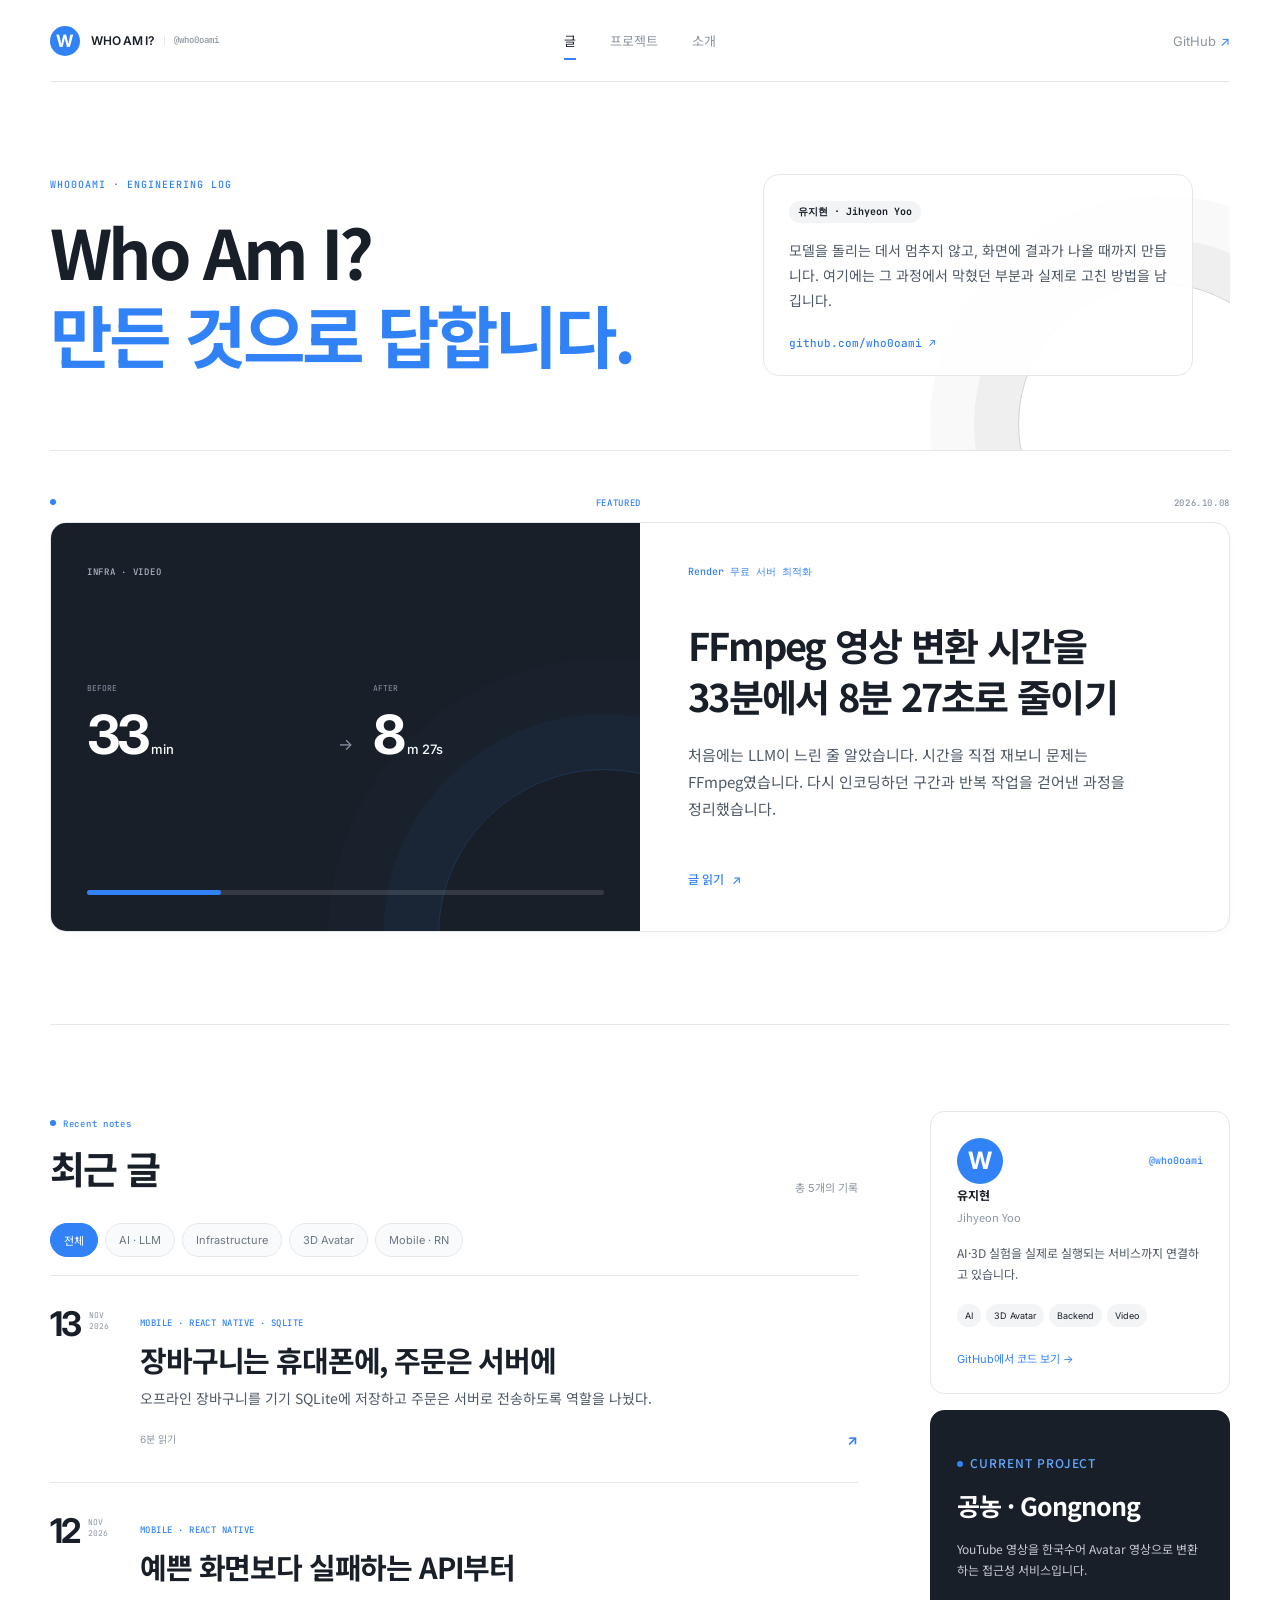
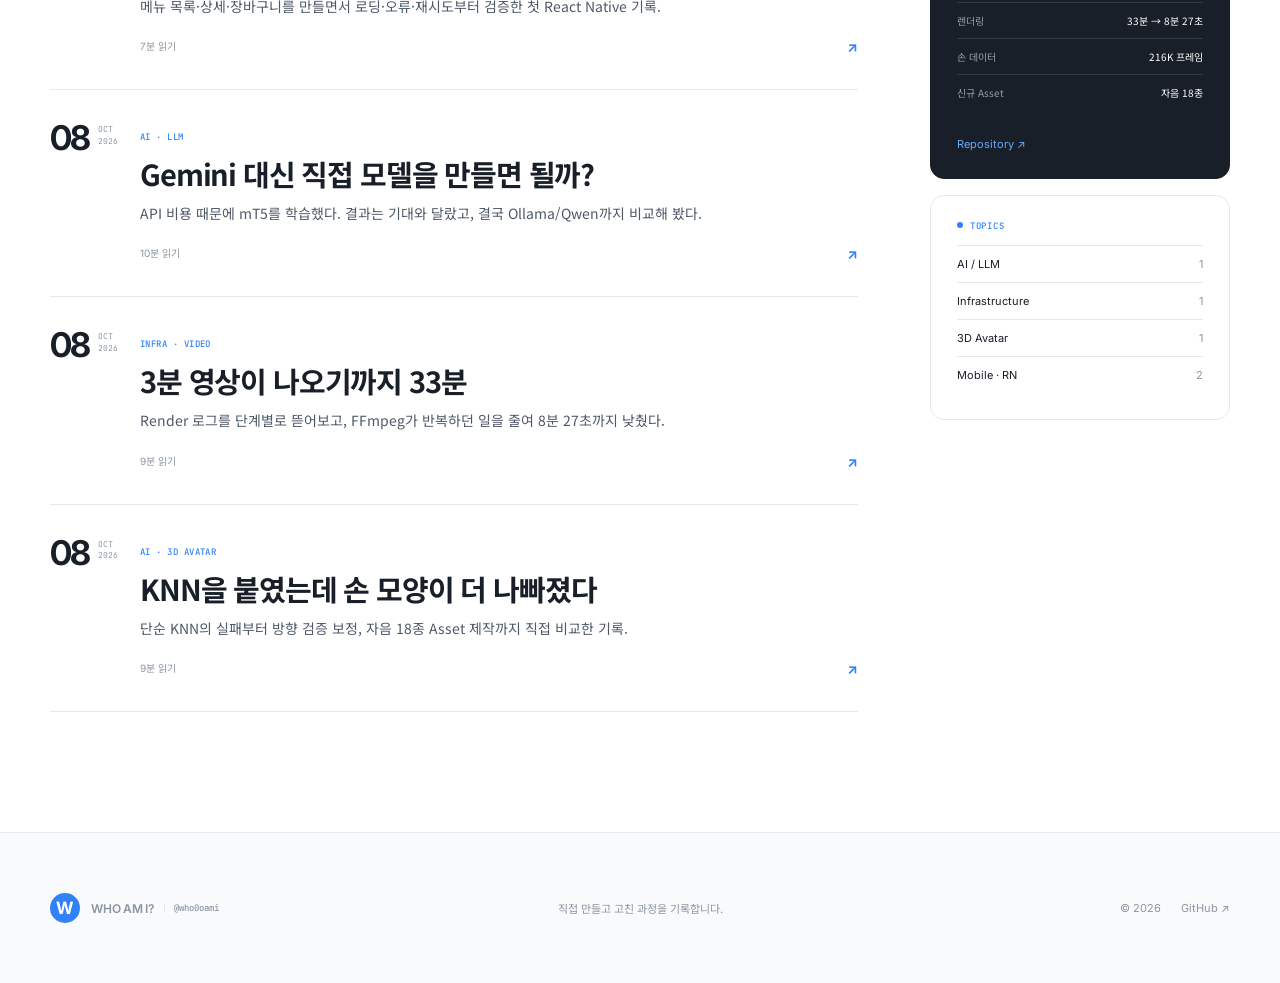
<file: index.html>
<!doctype html>
<html lang="ko">
<head>
  <meta charset="utf-8"><meta name="viewport" content="width=device-width, initial-scale=1">
  <meta name="description" content="유지현의 AI·3D Avatar·Backend 개발 기록.">
  <meta property="og:title" content="Who Am I? — who0oami"><meta property="og:description" content="유지현의 개발 기록. 직접 만들고 고친 과정을 씁니다.">
  <meta name="theme-color" content="#ffffff"><title>Who Am I? — who0oami</title>
  <link rel="preconnect" href="https://fonts.googleapis.com"><link rel="preconnect" href="https://fonts.gstatic.com" crossorigin>
  <link href="https://fonts.googleapis.com/css2?family=DM+Serif+Display&family=Inter:wght@400;500;600;700&family=JetBrains+Mono:wght@400;500&family=Noto+Sans+KR:wght@400;500;600;700&family=Noto+Serif+KR:wght@600;700&display=swap" rel="stylesheet">
  <link rel="stylesheet" href="/styles.css?v=12"><script src="/script.js" defer></script>
</head>
<body class="home-page blog-home">
  <header class="site-header">
    <a class="brand brand-wordmark" href="/"><b>W</b><span>WHO AM I?<small>@who0oami</small></span></a>
    <nav aria-label="Main navigation"><a class="active" href="/">글</a><a href="#project">프로젝트</a><a href="/about.html">소개</a></nav>
    <a class="header-link" href="https://github.com/who0oami" target="_blank" rel="noreferrer">GitHub <span>↗</span></a>
  </header>

  <main>
    <section class="blog-intro shell">
      <div>
        <p class="blog-kicker">WHO0OAMI · ENGINEERING LOG</p>
        <h1>Who Am I?<br><em>만든 것으로 답합니다.</em></h1>
      </div>
      <div class="intro-note"><span>유지현 · Jihyeon Yoo</span><p>모델을 돌리는 데서 멈추지 않고, 화면에 결과가 나올 때까지 만듭니다. 여기에는 그 과정에서 막혔던 부분과 실제로 고친 방법을 남깁니다.</p><a href="https://github.com/who0oami" target="_blank" rel="noreferrer">github.com/who0oami ↗</a></div>
    </section>

    <section class="featured-post shell" aria-labelledby="featured-title">
      <div class="featured-label"><span>Featured</span><time datetime="2026-10-08">2026.10.08</time></div>
      <a class="featured-link" href="/posts/render-ffmpeg.html">
        <div class="featured-visual">
          <span class="visual-category">INFRA · VIDEO</span>
          <div class="speed-compare"><div><small>BEFORE</small><strong>33<em>min</em></strong></div><i>→</i><div><small>AFTER</small><strong>8<em>m 27s</em></strong></div></div>
          <div class="visual-bar"><span></span></div>
        </div>
        <div class="featured-copy">
          <p>Render 무료 서버 최적화</p>
          <h2 id="featured-title">FFmpeg 영상 변환 시간을<br>33분에서 8분 27초로 줄이기</h2>
          <span>처음에는 LLM이 느린 줄 알았습니다. 시간을 직접 재보니 문제는 FFmpeg였습니다. 다시 인코딩하던 구간과 반복 작업을 걷어낸 과정을 정리했습니다.</span>
          <b>글 읽기 <i>↗</i></b>
        </div>
      </a>
    </section>

    <section class="blog-content shell" id="writing">
      <div class="article-column">
        <div class="list-heading"><div><span>Recent notes</span><h2>최근 글</h2></div><p>총 5개의 기록</p></div>
        <div class="filter-row blog-filters" aria-label="글 분류"><button class="filter active" data-filter="all">전체</button><button class="filter" data-filter="ai">AI · LLM</button><button class="filter" data-filter="infra">Infrastructure</button><button class="filter" data-filter="avatar">3D Avatar</button><button class="filter" data-filter="mobile">Mobile · RN</button></div>
        <div class="post-list story-stream">
          <a class="post-card blog-post" data-category="mobile" href="/posts/react-native-sqlite-local-cart-day02.html"><div class="post-date"><strong>13</strong><span>NOV<br>2026</span></div><div class="post-info"><span>MOBILE · REACT NATIVE · SQLITE</span><h3>장바구니는 휴대폰에, 주문은 서버에</h3><p>오프라인 장바구니를 기기 SQLite에 저장하고 주문은 서버로 전송하도록 역할을 나눴다.</p><div><time>6분 읽기</time><b>↗</b></div></div></a>
          <a class="post-card blog-post" data-category="mobile" href="/posts/react-native-cafe-order-devlog.html"><div class="post-date"><strong>12</strong><span>NOV<br>2026</span></div><div class="post-info"><span>MOBILE · REACT NATIVE</span><h3>예쁜 화면보다 실패하는 API부터</h3><p>메뉴 목록·상세·장바구니를 만들면서 로딩·오류·재시도부터 검증한 첫 React Native 기록.</p><div><time>7분 읽기</time><b>↗</b></div></div></a>
          <a class="post-card blog-post" data-category="ai" href="/posts/gemini-to-local-llm.html"><div class="post-date"><strong>08</strong><span>OCT<br>2026</span></div><div class="post-info"><span>AI · LLM</span><h3>Gemini 대신 직접 모델을 만들면 될까?</h3><p>API 비용 때문에 mT5를 학습했다. 결과는 기대와 달랐고, 결국 Ollama/Qwen까지 비교해 봤다.</p><div><time>10분 읽기</time><b>↗</b></div></div></a>
          <a class="post-card blog-post" data-category="infra" href="/posts/render-ffmpeg.html"><div class="post-date"><strong>08</strong><span>OCT<br>2026</span></div><div class="post-info"><span>INFRA · VIDEO</span><h3>3분 영상이 나오기까지 33분</h3><p>Render 로그를 단계별로 뜯어보고, FFmpeg가 반복하던 일을 줄여 8분 27초까지 낮췄다.</p><div><time>9분 읽기</time><b>↗</b></div></div></a>
          <a class="post-card blog-post" data-category="avatar" href="/posts/knn-hand-correction.html"><div class="post-date"><strong>08</strong><span>OCT<br>2026</span></div><div class="post-info"><span>AI · 3D AVATAR</span><h3>KNN을 붙였는데 손 모양이 더 나빠졌다</h3><p>단순 KNN의 실패부터 방향 검증 보정, 자음 18종 Asset 제작까지 직접 비교한 기록.</p><div><time>9분 읽기</time><b>↗</b></div></div></a>
        </div>
      </div>

      <aside class="blog-sidebar">
        <section class="profile-card"><div class="profile-id"><div class="profile-mark">W</div><code>@who0oami</code></div><p class="profile-name">유지현 <span>Jihyeon Yoo</span></p><p>AI·3D 실험을 실제로 실행되는 서비스까지 연결하고 있습니다.</p><div class="profile-tags"><span>AI</span><span>3D Avatar</span><span>Backend</span><span>Video</span></div><a href="https://github.com/who0oami" target="_blank" rel="noreferrer">GitHub에서 코드 보기 →</a></section>
        <section class="project-mini" id="project"><p class="aside-label">CURRENT PROJECT</p><h3>공농 · Gongnong</h3><p>YouTube 영상을 한국수어 Avatar 영상으로 변환하는 접근성 서비스입니다.</p><dl><div><dt>렌더링</dt><dd>33분 → 8분 27초</dd></div><div><dt>손 데이터</dt><dd>216K 프레임</dd></div><div><dt>신규 Asset</dt><dd>자음 18종</dd></div></dl><a href="https://github.com/who0oami/Gongnong" target="_blank" rel="noreferrer">Repository ↗</a></section>
        <section class="topic-card"><p class="aside-label">TOPICS</p><a href="#writing">AI / LLM <span>1</span></a><a href="#writing">Infrastructure <span>1</span></a><a href="#writing">3D Avatar <span>1</span></a><a href="#writing">Mobile · RN <span>2</span></a></section>
      </aside>
    </section>
  </main>

  <footer class="site-footer"><div class="shell"><a class="brand brand-wordmark" href="/"><b>W</b><span>WHO AM I?<small>@who0oami</small></span></a><p>직접 만들고 고친 과정을 기록합니다.</p><div><span>© 2026</span><a href="https://github.com/who0oami">GitHub ↗</a></div></div></footer>
</body>
</html>
</file>
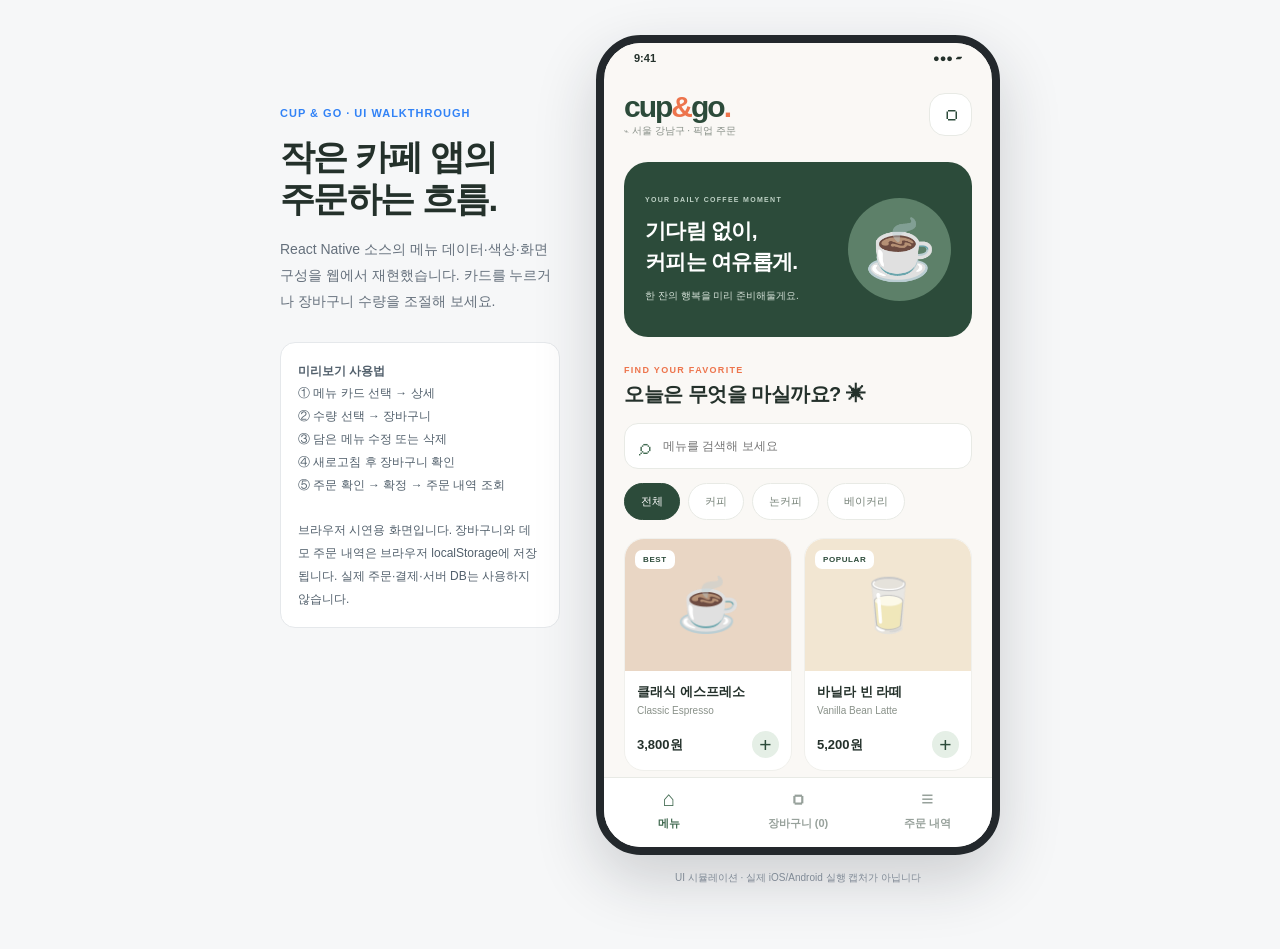
<file: demo/cup-and-go/index.html>
<!doctype html>
<html lang="ko">
<head>
<meta charset="utf-8"><meta name="viewport" content="width=device-width, initial-scale=1">
<title>Cup & Go — 화면 미리보기</title>
<meta name="description" content="Cup & Go React Native 프로젝트의 화면 구성을 브라우저에서 재현한 인터랙티브 미리보기. 실제 앱 빌드/SQLite/서버 주문과는 별개입니다.">
<style>
:root{--bg:#faf8f5;--ink:#24312b;--sub:#899189;--green:#426a51;--deep:#2c4b3a;--mint:#e5efe6;--orange:#ed744c;--line:#e8eae5;--white:#fff}
*{box-sizing:border-box}html,body{margin:0}body{background:#f6f7f8;color:var(--ink);font-family:-apple-system,BlinkMacSystemFont,'Apple SD Gothic Neo','Noto Sans KR',Arial,sans-serif;min-width:320px}
.wrapper{display:flex;gap:36px;align-items:flex-start;justify-content:center;padding:35px 22px 54px;flex-wrap:wrap}.intro{width:280px;padding-top:68px}.intro .label{display:inline-block;color:#3182f6;font-size:11px;font-weight:800;letter-spacing:1px}.intro h1{font-size:35px;line-height:1.2;margin:15px 0 17px;letter-spacing:-1.6px}.intro p{font-size:14px;line-height:1.85;color:#65707c}.intro .tips{font-size:12px;padding:17px;background:#fff;border:1px solid #e5e8eb;border-radius:15px;margin-top:27px;line-height:1.9;color:#52606c}.intro a{color:#3182f6;text-decoration:none;font-weight:700}.legend{color:#8b95a1;font-size:11px;margin:16px 0}
.phone-wrap{width:min(100%,404px);flex-shrink:0}.phone{width:100%;height:820px;display:flex;flex-direction:column;border:8px solid #23282c;border-radius:45px;overflow:hidden;background:var(--bg);box-shadow:0 24px 62px #191f2830;position:relative}.status{height:29px;flex-shrink:0;display:flex;align-items:center;justify-content:space-between;padding:0 30px;font-size:11px;font-weight:800;background:var(--bg)}.screen{flex:1;overflow-y:auto;scrollbar-width:thin}.screen::-webkit-scrollbar{width:3px}.screen::-webkit-scrollbar-thumb{background:#dae2d9}.bottom{height:70px;background:#fff;border-top:1px solid var(--line);display:flex;justify-content:space-around;align-items:center;flex-shrink:0;padding-bottom:8px}.bottom button{border:0;background:none;color:#97a19b;font-size:11px;font-weight:800;cursor:pointer;display:flex;flex-direction:column;gap:5px;align-items:center}.bottom button.active{color:var(--green)}.bottom button .navicon{font-size:21px;font-weight:600}.pad{padding:18px 20px 25px}.row{display:flex;justify-content:space-between;align-items:center}.brand{font-size:30px;letter-spacing:-2px;font-weight:900;color:var(--deep)}.brand em{font-style:normal;color:var(--orange)}.place{color:var(--sub);font-size:10px;margin-top:0}.bag{width:43px;height:43px;border-radius:16px;border:1px solid var(--line);background:white;cursor:pointer;font-size:24px;color:var(--deep);position:relative}.bag span{position:absolute;right:-3px;top:-7px;font-size:10px;background:var(--orange);color:white;padding:3px 6px;border-radius:12px}.hero{background:var(--deep);border-radius:24px;color:#fff;min-height:175px;margin:24px 0 28px;padding:21px;display:flex;align-items:center;justify-content:space-between;overflow:hidden;position:relative}.hero .eyebrow{color:#bfd2c6;font-size:7px;font-weight:800;letter-spacing:1.3px}.hero h2{font-size:21px;margin:13px 0 11px;line-height:1.47;letter-spacing:-.7px}.hero p{color:#d6e2d9;font-size:10px;margin:0}.cup-graphic{background:#5d8069;width:103px;height:103px;flex-shrink:0;border-radius:100%;display:grid;place-items:center;font-size:58px}.eyebrow{color:var(--orange);font-size:9px;font-weight:800;letter-spacing:1.3px}.headline{font-size:20px;margin:6px 0 15px;letter-spacing:-.5px}.searchbox{display:flex;align-items:center;gap:10px;height:46px;border:1px solid var(--line);background:#fff;border-radius:14px;padding:0 14px;margin-bottom:14px}.searchbox span{color:var(--green);font-size:23px}.searchbox input{border:0;outline:0;flex:1;min-width:0;font:inherit;font-size:12px;color:var(--ink)}.chips{display:flex;gap:8px;margin-bottom:18px;overflow-x:auto}.chip{white-space:nowrap;padding:10px 16px;font-size:11px;border:1px solid var(--line);background:#fff;border-radius:20px;color:#778379;cursor:pointer}.chip.on{background:var(--deep);color:#fff;border-color:var(--deep)}.grid{display:grid;grid-template-columns:1fr 1fr;gap:12px}.menu-card{border:1px solid #f0f0ec;border-radius:20px;overflow:hidden;background:#fff;cursor:pointer;text-align:left;padding:0}.tile-art{height:132px;display:grid;place-items:center;position:relative;font-size:52px}.pill{position:absolute;top:11px;left:10px;padding:5px 8px;background:#fff;border-radius:7px;font-size:8px;font-weight:900;letter-spacing:.6px;color:var(--deep)}.tile-copy{padding:12px}.item-name{font-size:13px;font-weight:800}.english{color:var(--sub);font-size:10px;margin-top:4px}.tile-foot{display:flex;justify-content:space-between;align-items:center;margin-top:15px}.price{font-size:13px;font-weight:800}.plus{border-radius:50%;width:27px;height:27px;background:var(--mint);color:var(--deep);display:grid;place-items:center;font-size:20px}.disclaimer{font-size:10px;color:#9da59e;line-height:1.6;text-align:center;margin:23px 0 0}
.detail-head{display:flex;align-items:center;justify-content:space-between;padding:10px 20px 15px}.top-btn{width:38px;height:38px;background:white;border:1px solid var(--line);border-radius:14px;color:var(--deep);font-size:24px;cursor:pointer}.detail-title{font-size:14px;font-weight:800}.detail-visual{height:254px;border-radius:25px;display:grid;place-items:center;position:relative;overflow:hidden;margin-bottom:25px}.detail-visual:before{content:'';position:absolute;width:195px;height:195px;border-radius:50%;background:#ffffff50}.detail-visual .emoji{font-size:108px;position:relative}.detail-art{padding:0 21px}.detail-main{padding:0 22px}.detail-main h1{font-size:26px;margin:11px 0 0;letter-spacing:-1px}.detail-main .en{font-size:13px;color:var(--sub);margin-top:3px}.detail-main .desc{color:#626c64;font-size:13px;line-height:1.85;margin:19px 0}.separator{height:1px;background:var(--line);margin:22px 0}.qrow{display:flex;align-items:center;justify-content:space-between}.qrow strong{font-size:14px}.qrow small{font-size:10px;color:var(--sub);display:block;margin-top:5px}.qty{display:flex;align-items:center;gap:11px}.qty button{height:27px;width:27px;background:#f1f1ed;border:0;border-radius:50%;cursor:pointer;color:var(--deep);font-size:17px}.qty span{font-size:13px;font-weight:800;min-width:12px;text-align:center}.hint{margin:28px 0 15px;padding:18px;border-radius:16px;background:var(--mint);display:flex;gap:12px;color:var(--deep)}.hint .icon{font-size:21px}.hint strong{font-size:12px}.hint p{color:#66816d;font-size:10px;line-height:1.6;margin:5px 0 0}.action-area{border-top:1px solid var(--line);background:#fff;padding:12px 20px}.action{border:0;border-radius:14px;cursor:pointer;width:100%;background:var(--green);color:#fff;padding:17px 16px;font:inherit;font-size:13px;font-weight:800;display:flex;justify-content:space-between;align-items:center}.action span{font-size:13px}.action:hover{background:var(--deep)}.cart-title{font-size:27px;font-weight:900;margin:7px 0}.cart-title span{color:var(--green);font-size:18px}.cart-head{padding:24px 22px}.clear{font-size:11px;color:var(--sub);border:0;background:transparent;text-decoration:underline;cursor:pointer}.cart-pad{padding:3px 20px 22px}.cart-pad h3{font-size:15px}.cartline{display:flex;gap:13px;border:1px solid var(--line);background:#fff;border-radius:20px;padding:11px;margin:12px 0}.cartart{width:87px;height:90px;flex-shrink:0;border-radius:15px;display:grid;place-items:center;font-size:45px}.cartbody{flex:1;min-width:0;display:flex;flex-direction:column;justify-content:space-between}.carttop{display:flex;justify-content:space-between;gap:5px}.carttop strong{font-size:12px}.delete{border:0;background:none;color:var(--sub);cursor:pointer}.cartbottom{display:flex;justify-content:space-between;align-items:center}.receipt{background:#fff;border:1px solid var(--line);border-radius:19px;padding:19px;margin-top:26px}.receipt h3{margin:0 0 22px}.receiptrow{display:flex;justify-content:space-between;font-size:12px;margin-bottom:15px}.receiptrow small{font-size:12px;color:var(--sub)}.total{font-size:18px;font-weight:900;color:var(--deep)}.empty{text-align:center;padding:85px 25px;color:var(--sub)}.empty .circle{height:142px;width:142px;background:var(--mint);border-radius:50%;display:grid;place-items:center;font-size:64px;margin:0 auto 25px}.empty h2{font-size:19px;color:var(--ink)}.empty p{font-size:12px;line-height:1.7}.empty .action{margin-top:30px;justify-content:center}.previewlabel{color:#8b95a1;font-size:10px;text-align:center;margin-top:16px}
@media(max-width:760px){.wrapper{padding:16px 14px 32px;gap:17px}.intro{width:min(100%,404px);padding-top:4px}.intro h1{font-size:24px;margin:7px 0}.intro p{margin:0;font-size:12px}.intro .tips{display:none}.phone{height:730px;border-radius:34px;border-width:6px}.phone-wrap{max-width:404px}.legend{margin:4px 0}}
</style>
<style id="embed-mode-styles">
body.embed{background:#fff;min-width:0}
body.embed .intro{display:none}
body.embed .wrapper{padding:12px 8px 22px;gap:0}
body.embed .phone-wrap{width:min(100%,404px)}
body.embed .phone{height:730px;border-width:7px;border-radius:36px;box-shadow:0 10px 36px #191f2820}
</style>
<style id="cart-persistence-style">
.menu-card{position:relative}.menu-detail{display:block;width:100%;text-align:left;border:0;padding:0;background:#fff;color:inherit;font:inherit;cursor:pointer}.menu-detail .tile-foot{padding-right:32px;min-height:27px}.quick-add{position:absolute;right:12px;bottom:12px;border:0;cursor:pointer;font:inherit;font-size:21px;line-height:1}.quick-add:focus-visible{outline:2px solid var(--green);outline-offset:2px}.storage-notice{padding:10px 16px;color:#984b34;font-size:12px;background:#fff0ec;line-height:1.5}.menu-detail:focus-visible{outline:2px solid var(--green);outline-offset:-3px}
</style>
<style id="order-history-styles">
.screen{min-height:0}.bottom button{flex:1;min-width:0;padding:8px 2px;white-space:nowrap}.success-notice{font-size:12px;line-height:1.6;color:var(--deep);background:var(--mint);padding:12px;border-radius:12px;margin:0 0 16px}.review-note{font-size:12px;line-height:1.7;color:var(--sub)}.secondary-action{width:100%;border:1px solid var(--line);border-radius:14px;background:white;padding:14px;margin-top:16px;color:var(--deep);cursor:pointer;font:inherit;font-size:12px;font-weight:700}.order-card{margin:12px 0}.order-label{font-size:9px;background:var(--mint);padding:6px 8px;border-radius:8px;color:var(--deep);font-weight:800}.order-meta{font-size:10px;color:var(--sub);line-height:1.6}.compact-empty{padding:30px 12px}
</style>
</head>
<body><script>if(new URLSearchParams(location.search).get('embed')==='1')document.body.classList.add('embed');</script>
<div class="wrapper">
  <aside class="intro"><span class="label">CUP &amp; GO · UI WALKTHROUGH</span><h1>작은 카페 앱의<br>주문하는 흐름.</h1><p>React Native 소스의 메뉴 데이터·색상·화면 구성을 웹에서 재현했습니다. 카드를 누르거나 장바구니 수량을 조절해 보세요.</p><div class="tips"><strong>미리보기 사용법</strong><br>① 메뉴 카드 선택 → 상세<br>② 수량 선택 → 장바구니<br>③ 담은 메뉴 수정 또는 삭제<br>④ 새로고침 후 장바구니 확인<br>⑤ 주문 확인 → 확정 → 주문 내역 조회<br><br>브라우저 시연용 화면입니다. 장바구니와 데모 주문 내역은 브라우저 localStorage에 저장됩니다. 실제 주문·결제·서버 DB는 사용하지 않습니다.</div></aside>
  <section class="phone-wrap" aria-label="Cup and Go 화면 미리보기"><div class="phone"><div class="status"><span>9:41</span><span>●●●  ▰</span></div><main id="screen" class="screen"></main><div id="action-area"></div><nav id="bottom" class="bottom" aria-label="화면 전환"></nav></div><p class="previewlabel">UI 시뮬레이션 · 실제 iOS/Android 실행 캡처가 아닙니다</p></section>
</div>
<script id="menu-data" type="application/json">[{"id": "espresso", "name": "클래식 에스프레소", "englishName": "Classic Espresso", "category": "coffee", "description": "깊고 진한 초콜릿 향과 고소한 여운이 남는 시그니처 에스프레소.", "price": 3800, "emoji": "☕", "background": "#E9D6C4", "badge": "BEST"}, {"id": "latte", "name": "바닐라 빈 라떼", "englishName": "Vanilla Bean Latte", "category": "coffee", "description": "마다가스카르 바닐라와 부드러운 우유가 어우러진 달콤한 라떼.", "price": 5200, "emoji": "🥛", "background": "#F2E6D2", "badge": "POPULAR"}, {"id": "americano", "name": "아이스 아메리카노", "englishName": "Iced Americano", "category": "coffee", "description": "산뜻한 산미와 균형 잡힌 바디감, 매일 마시기 좋은 커피.", "price": 4200, "emoji": "🧊", "background": "#DCE6EA", "badge": null}, {"id": "matcha", "name": "제주 말차 라떼", "englishName": "Jeju Matcha Latte", "category": "noncoffee", "description": "진한 제주 말차와 고소한 우유의 깔끔한 조화.", "price": 5800, "emoji": "🍵", "background": "#DBE8D6", "badge": "NEW"}, {"id": "lemonade", "name": "레몬 스파클링", "englishName": "Lemon Sparkling", "category": "noncoffee", "description": "생레몬의 상큼함을 톡톡 터지는 탄산에 담았어요.", "price": 5500, "emoji": "🍋", "background": "#F5E8B9", "badge": null}, {"id": "croissant", "name": "버터 크루아상", "englishName": "Butter Croissant", "category": "bakery", "description": "겹겹이 결이 살아 있는 프랑스산 버터 크루아상.", "price": 3900, "emoji": "🥐", "background": "#F0DEC7", "badge": "BEST"}, {"id": "cookie", "name": "초코칩 쿠키", "englishName": "Chocolate Chip Cookie", "category": "bakery", "description": "진한 다크초콜릿과 브라운 버터를 넣은 꾸덕한 쿠키.", "price": 3200, "emoji": "🍪", "background": "#EAD6C4", "badge": null}]</script>
<script>
const menu=JSON.parse(document.getElementById('menu-data').textContent);
const byId=Object.fromEntries(menu.map(i=>[i.id,i]));
const query=new URLSearchParams(location.search);
const startScreen=query.get('screen');
const CART_KEY='cup-and-go-preview-cart-v1';
let storageError=false;
function normalizeCart(value){
  if(!value || typeof value!=='object' || Array.isArray(value))return {};
  return Object.fromEntries(Object.entries(value).filter(([id,n])=>Object.hasOwn(byId,id)&&Number.isInteger(n)&&n>=1&&n<=20));
}
function readCart(){
  try {
    const raw=localStorage.getItem(CART_KEY);
    storageError=false;
    return raw===null?{}:normalizeCart(JSON.parse(raw));
  } catch(error) {
    storageError=true;
    return {};
  }
}
const ORDER_KEY='cup-and-go-preview-orders-v1';
function readOrders(){
  try {
    const data=JSON.parse(localStorage.getItem(ORDER_KEY)||'[]');
    return Array.isArray(data)?data.filter(o=>o&&typeof o.id==='string'&&typeof o.createdAt==='string'&&Array.isArray(o.items)&&o.items.length&&o.items.every(i=>i&&typeof i.name==='string'&&Number.isInteger(i.price)&&i.price>=0&&Number.isInteger(i.quantity)&&i.quantity>0&&i.quantity<=20)).slice(0,30):[];
  } catch(e){storageError=true;return [];}
}
const state={view:['cart','detail','orders'].includes(startScreen)?startScreen:'menu',filter:'all',search:'',detailId:'latte',quantity:1,cart:readCart(),orders:readOrders(),notice:'',orderError:'',placed:false};
function snapshot(){return Object.entries(state.cart).map(([id,quantity])=>({id,name:byId[id].name,price:byId[id].price,quantity}));}
function submitDemoOrder(){
  if(!count())return;
  const order={id:'DEMO-'+Date.now().toString(36).toUpperCase(),createdAt:new Date().toISOString(),items:snapshot()};
  const next=[order,...readOrders()].slice(0,30);
  try{localStorage.setItem(ORDER_KEY,JSON.stringify(next));}catch(e){state.orderError='주문 내역 저장에 실패했어요. 장바구니는 유지됩니다.';render();return;}
  state.orders=next;
  clearCart();
  state.orderError='';
  state.notice='데모 주문 완료. 아래에서 주문 내역을 확인할 수 있어요.';
  go('orders');
}
function saveCart(){
  try {localStorage.setItem(CART_KEY,JSON.stringify(state.cart));storageError=false;}
  catch(error){storageError=true;}
}
function addItem(id,n=1){
  if(!Object.hasOwn(byId,id)||!Number.isInteger(n)||n<1)return;
  state.cart[id]=Math.min(20,(state.cart[id]||0)+n);
  state.placed=false;
  state.notice=byId[id].name+'을(를) 장바구니에 담았어요.';
  saveCart();
}
function changeItem(id,n){
  state.notice='';
  if(!Object.hasOwn(state.cart,id)||!Number.isInteger(n))return;
  const next=Math.max(0,Math.min(20,state.cart[id]+n));
  if(next===0)delete state.cart[id];else state.cart[id]=next;
  saveCart();
}
function removeItem(id){state.notice='';delete state.cart[id];saveCart();}
function clearCart(){state.notice='';state.cart={};saveCart();}
const screen=document.getElementById('screen'), bottom=document.getElementById('bottom'), actionArea=document.getElementById('action-area');
const money=n=>new Intl.NumberFormat('ko-KR').format(n)+'원';
const esc=v=>String(v).replace(/[&<>"']/g,c=>({'&':'&amp;','<':'&lt;','>':'&gt;','"':'&quot;',"'":'&#39;'}[c]));
const count=()=>Object.values(state.cart).reduce((sum,n)=>sum+n,0);
const total=()=>Object.entries(state.cart).reduce((sum,[id,n])=>sum+(byId[id]?.price||0)*n,0);
const qty=(value,type,id)=>`<div class="qty"><button type="button" data-action="${type}" data-id="${id}" data-n="-1" aria-label="수량 감소">−</button><span>${value}</span><button type="button" data-action="${type}" data-id="${id}" data-n="1" aria-label="수량 증가">+</button></div>`;
function navigation(){return `<button data-action="go-menu" class="${state.view==='menu'?'active':''}"><span class="navicon">⌂</span>메뉴</button><button data-action="go-cart" class="${['cart','review'].includes(state.view)?'active':''}"><span class="navicon">▢</span>장바구니 (${count()})</button><button data-action="go-orders" class="${state.view==='orders'?'active':''}"><span class="navicon">≡</span>주문 내역</button>`}
function menuPage(){const filtered=menu.filter(i=>(state.filter==='all'||i.category===state.filter)&&(i.name+' '+i.englishName).toLowerCase().includes(state.search.toLowerCase()));return `<div class="pad"><div class="row"><div><div class="brand">cup<em>&amp;</em>go<em>.</em></div><div class="place">⌁ 서울 강남구 · 픽업 주문</div></div><button class="bag" data-action="go-cart" aria-label="장바구니 열기">▢${count()?'<span>'+count()+'</span>':''}</button></div><div class="hero"><div><div class="eyebrow">YOUR DAILY COFFEE MOMENT</div><h2>기다림 없이,<br>커피는 여유롭게.</h2><p>한 잔의 행복을 미리 준비해둘게요.</p></div><div class="cup-graphic">☕</div></div><div class="eyebrow">FIND YOUR FAVORITE</div><h2 class="headline">오늘은 무엇을 마실까요? ✳</h2><label class="searchbox"><span>⌕</span><input id="search" placeholder="메뉴를 검색해 보세요" aria-label="메뉴 검색" value="${esc(state.search)}"></label><div class="chips">${[['all','전체'],['coffee','커피'],['noncoffee','논커피'],['bakery','베이커리']].map(([v,label])=>`<button data-action="filter" data-id="${v}" class="chip ${state.filter===v?'on':''}">${label}</button>`).join('')}</div><div class="grid">${filtered.map(item=>`<div class="menu-card"><button class="menu-detail" data-action="detail" data-id="${item.id}"><div class="tile-art" style="background:${item.background}">${item.badge?'<span class="pill">'+esc(item.badge)+'</span>':''}<span>${esc(item.emoji)}</span></div><div class="tile-copy"><div class="item-name">${esc(item.name)}</div><div class="english">${esc(item.englishName)}</div><div class="tile-foot"><span class="price">${money(item.price)}</span></div></div></button><button type="button" class="plus quick-add" data-action="quick-add" data-id="${item.id}" aria-label="${esc(item.name)} 장바구니에 바로 담기">+</button></div>`).join('')||'<p>검색 결과가 없어요.</p>'}</div><p class="disclaimer">학습용 화면 미리보기 · 실제 주문 및 결제는 진행되지 않아요.</p></div>`}
function detailPage(){const i=byId[state.detailId]||menu[0];return `<div class="detail-head"><button class="top-btn" data-action="go-menu" aria-label="뒤로">‹</button><span class="detail-title">메뉴 상세</span><button class="top-btn" data-action="go-cart" aria-label="장바구니">▢</button></div><div class="detail-art"><div class="detail-visual" style="background:${i.background}">${i.badge?'<span class="pill">'+esc(i.badge)+'</span>':''}<span class="emoji">${esc(i.emoji)}</span></div></div><div class="detail-main"><div class="eyebrow">MADE WITH CARE, JUST FOR YOU</div><h1>${esc(i.name)}</h1><div class="en">${esc(i.englishName)}</div><p class="desc">${esc(i.description)}</p><div class="separator"></div><div class="qrow"><div><strong>수량 선택</strong><small>한 번에 최대 20개까지 담을 수 있어요.</small></div>${qty(state.quantity,'detail-qty',i.id)}</div><div class="hint"><span class="icon">✳</span><div><strong>픽업 주문 연습</strong><p>실제 결제는 진행되지 않는 포트폴리오 데모입니다.</p></div></div></div>`}
function cartPage(){const rows=Object.entries(state.cart).filter(([,n])=>n>0);return `<div class="cart-head row"><div><div class="eyebrow">YOUR ORDER</div><h1 class="cart-title">장바구니 <span>(${count()})</span></h1></div>${rows.length?'<button class="clear" data-action="clear">전체 비우기</button>':''}</div>${!rows.length?`<div class="empty"><div class="circle">🛍️</div><h2>아직 담긴 메뉴가 없어요</h2><p>메뉴를 골라 담아보세요. 완료한 주문은 하단 주문 내역에서 확인할 수 있어요.</p><button class="action" data-action="go-menu">메뉴 보러 가기 →</button></div>`:`<div class="cart-pad">${state.notice?`<p class="success-notice" role="status">${esc(state.notice)}</p>`:''}<h3>담은 메뉴</h3>${rows.map(([id,n])=>{const i=byId[id];return `<div class="cartline"><div class="cartart" style="background:${i.background}">${esc(i.emoji)}</div><div class="cartbody"><div><div class="carttop"><strong>${esc(i.name)}</strong><button class="delete" data-action="remove" data-id="${id}" aria-label="${esc(i.name)} 삭제">✕</button></div><div class="english">${esc(i.englishName)}</div></div><div class="cartbottom"><strong class="price">${money(i.price*n)}</strong>${qty(n,'cart-qty',id)}</div></div></div>`}).join('')}<div class="receipt"><h3>주문 요약</h3><div class="receiptrow"><small>상품 금액</small><strong>${money(total())}</strong></div><div class="receiptrow"><small>픽업 수수료</small><strong style="color:var(--green)">무료</strong></div><div class="separator"></div><div class="receiptrow"><strong>총 금액</strong><strong class="total">${money(total())}</strong></div></div><p class="disclaimer">이 웹 미리보기는 브라우저 localStorage에 장바구니를 저장합니다. 실제 앱의 SQLite 및 주문 서버와는 별개입니다.</p></div>`}`}
function itemRows(items){return items.map(i=>`<div class="receiptrow"><span>${esc(i.name)} × ${i.quantity}</span><strong>${money(i.price*i.quantity)}</strong></div>`).join('');}
function orderTotal(o){return o.items.reduce((n,i)=>n+i.price*i.quantity,0);}
function reviewPage(){return `<div class="cart-head"><div class="eyebrow">CONFIRM ORDER</div><h1 class="cart-title">주문 확인</h1><p class="review-note">아직 주문이 등록되지 않았어요. 상품과 금액을 확인해 주세요.</p></div><div class="cart-pad">${state.orderError?`<p role="alert" class="storage-notice">${esc(state.orderError)}</p>`:''}<div class="receipt"><h3>주문할 메뉴</h3>${itemRows(snapshot())}<div class="separator"></div><div class="receiptrow"><strong>총 금액</strong><strong class="total">${money(total())}</strong></div></div><button class="secondary-action" data-action="go-cart">장바구니 다시 수정하기</button><p class="disclaimer">데모 주문입니다. 실제 결제나 매장 전송은 없습니다.</p></div>`;}
function ordersPage(){return `<div class="cart-head"><div class="eyebrow">ORDER HISTORY</div><h1 class="cart-title">주문 내역 <span>(${state.orders.length})</span></h1></div><div class="cart-pad">${state.notice?`<p class="success-notice" role="status">${esc(state.notice)}</p>`:''}${state.orders.length?state.orders.map(o=>`<div class="receipt order-card"><div class="row"><strong>데모 주문 완료</strong><span class="order-label">DEMO</span></div><p class="order-meta">${esc(o.id)} · ${esc(new Date(o.createdAt).toLocaleString('ko-KR'))}</p><div class="separator"></div>${itemRows(o.items)}<div class="separator"></div><div class="receiptrow"><strong>주문 금액</strong><strong class="total">${money(orderTotal(o))}</strong></div></div>`).join(''):'<div class="empty compact-empty"><div class="circle">🧾</div><h2>아직 주문 내역이 없어요</h2><p>장바구니에 담은 메뉴를 주문해 보세요.</p></div>'}<button class="secondary-action" data-action="go-menu">메뉴 더 보러 가기 →</button><p class="disclaimer">이 브라우저에 저장된 데모 기록입니다. 실제 서버 주문 및 결제 내역은 아닙니다.</p></div>`;}
function render(){screen.innerHTML=(storageError?'<div class="storage-notice" role="status">브라우저 저장소를 사용할 수 없어요. 새로고침하면 장바구니가 사라질 수 있어요.</div>':'')+(state.view==='detail'?detailPage():state.view==='cart'?cartPage():state.view==='review'?reviewPage():state.view==='orders'?ordersPage():menuPage());actionArea.className='';actionArea.innerHTML=state.view==='detail'?`<div class="action-area"><button class="action" data-action="add">장바구니에 담기 → <span>${money((byId[state.detailId]||menu[0]).price*state.quantity)}</span></button></div>`:state.view==='cart'&&count()?`<div class="action-area"><button class="action" data-action="checkout">주문 확인하기 → <span>${money(total())}</span></button></div>`:state.view==='review'&&count()?`<div class="action-area"><button class="action" data-action="confirm-order">데모 주문 확정 → <span>${money(total())}</span></button></div>`:'';bottom.innerHTML=navigation()}
function go(view){state.view=view;screen.scrollTop=0;render()}
document.addEventListener('click',event=>{const b=event.target.closest('[data-action]');if(!b)return;const action=b.dataset.action,id=b.dataset.id,n=Number(b.dataset.n);switch(action){case'go-menu':go('menu');break;case'go-cart':state.notice='';go('cart');break;case'go-orders':state.orders=readOrders();state.notice='';go('orders');break;case'filter':state.filter=id;render();break;case'detail':state.detailId=id;state.quantity=1;go('detail');break;case'detail-qty':state.quantity=Math.max(1,Math.min(20,state.quantity+n));render();break;case'cart-qty':changeItem(id,n);render();break;case'remove':removeItem(id);render();break;case'clear':clearCart();state.placed=false;render();break;case'quick-add':addItem(id);go('cart');break;case'add':addItem(state.detailId,state.quantity);go('cart');break;case'checkout':if(count()){state.notice='';state.orderError='';go('review')}break;case'confirm-order':submitDemoOrder();break}});
document.addEventListener('input',event=>{if(event.target.id==='search'){const value=event.target.value,sel=event.target.selectionStart;state.search=value;render();const target=document.getElementById('search');if(target){target.focus();target.setSelectionRange(sel,sel)}}});
window.addEventListener('storage',event=>{
  if(event.key===CART_KEY||event.key===null){
    state.cart=readCart();
    state.placed=false;
    state.notice='';
    if(state.view==='review'&&!count())state.view='cart';
    render();
  }
  if(event.key===ORDER_KEY||event.key===null){state.orders=readOrders();render();}
});
render();
</script>
</body></html>
</file>
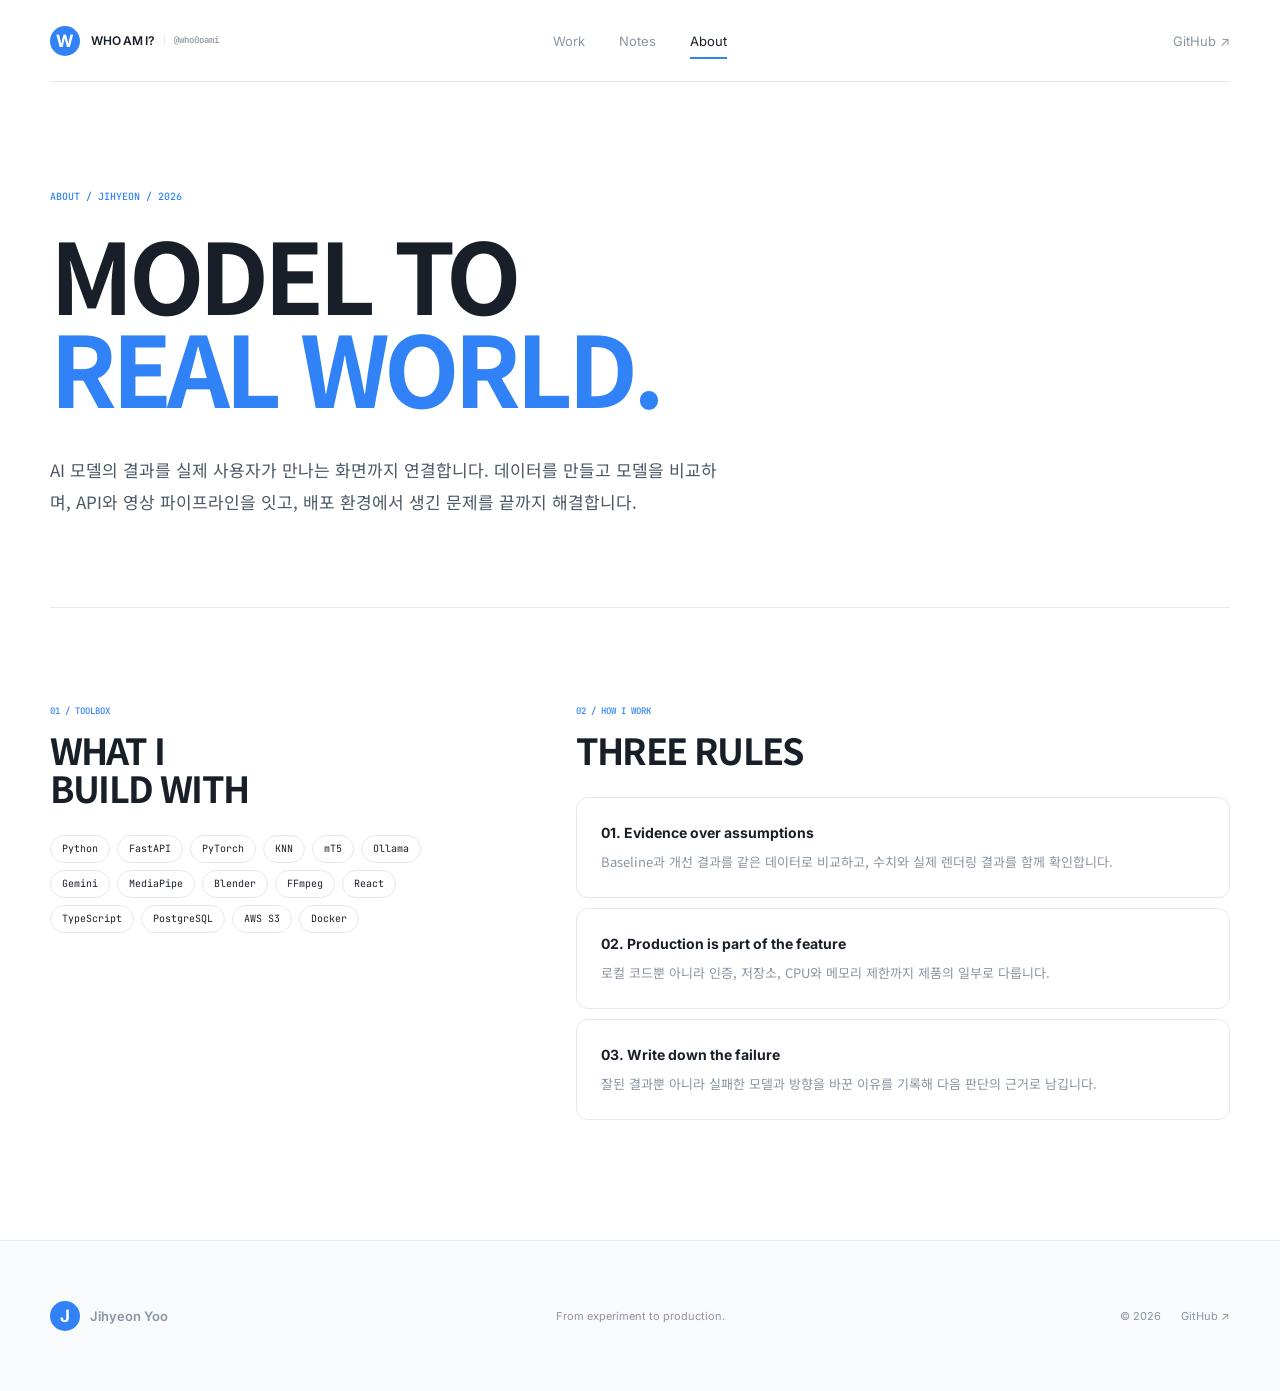
<file: about.html>
<!doctype html>
<html lang="ko">
<head>
  <meta charset="utf-8">
  <meta name="viewport" content="width=device-width, initial-scale=1">
  <meta name="description" content="About Jihyeon — AI, 3D avatar, backend, and production engineering.">
  <title>About Jihyeon — Who Am I?</title>
  <link rel="preconnect" href="https://fonts.googleapis.com">
  <link rel="preconnect" href="https://fonts.gstatic.com" crossorigin>
  <link href="https://fonts.googleapis.com/css2?family=DM+Serif+Display&family=Inter:wght@400;500;600;700&family=JetBrains+Mono:wght@400;500&family=Noto+Sans+KR:wght@400;500;600;700&family=Noto+Serif+KR:wght@600;700&display=swap" rel="stylesheet">
  <link rel="stylesheet" href="/styles.css?v=12">
</head>
<body class="about-page">
  <header class="site-header">
    <a class="brand brand-wordmark" href="/"><b>W</b><span>WHO AM I?<small>@who0oami</small></span></a>
    <nav aria-label="Primary navigation"><a href="/">Work</a><a href="/#writing">Notes</a><a class="active" href="/about.html">About</a></nav>
    <a class="header-link" href="https://github.com/who0oami" target="_blank" rel="noreferrer">GitHub ↗</a>
  </header>
  <main>
    <section class="about-hero shell">
      <p class="eyebrow">ABOUT / JIHYEON / 2026</p>
      <h1>MODEL TO<br><span>REAL WORLD.</span></h1>
      <p>AI 모델의 결과를 실제 사용자가 만나는 화면까지 연결합니다. 데이터를 만들고 모델을 비교하며, API와 영상 파이프라인을 잇고, 배포 환경에서 생긴 문제를 끝까지 해결합니다.</p>
    </section>
    <section class="about-grid shell">
      <div>
        <p class="section-kicker">01 / TOOLBOX</p>
        <h2>WHAT I<br>BUILD WITH</h2>
        <div class="skill-cloud"><span>Python</span><span>FastAPI</span><span>PyTorch</span><span>KNN</span><span>mT5</span><span>Ollama</span><span>Gemini</span><span>MediaPipe</span><span>Blender</span><span>FFmpeg</span><span>React</span><span>TypeScript</span><span>PostgreSQL</span><span>AWS S3</span><span>Docker</span></div>
      </div>
      <div>
        <p class="section-kicker">02 / HOW I WORK</p>
        <h2>THREE RULES</h2>
        <div class="focus-list">
          <div class="focus-item"><strong>01. Evidence over assumptions</strong><p>Baseline과 개선 결과를 같은 데이터로 비교하고, 수치와 실제 렌더링 결과를 함께 확인합니다.</p></div>
          <div class="focus-item"><strong>02. Production is part of the feature</strong><p>로컬 코드뿐 아니라 인증, 저장소, CPU와 메모리 제한까지 제품의 일부로 다룹니다.</p></div>
          <div class="focus-item"><strong>03. Write down the failure</strong><p>잘된 결과뿐 아니라 실패한 모델과 방향을 바꾼 이유를 기록해 다음 판단의 근거로 남깁니다.</p></div>
        </div>
      </div>
    </section>
  </main>
  <footer class="site-footer"><div class="shell"><a class="brand" href="/"><b>J</b><span>Jihyeon Yoo</span></a><p>From experiment to production.</p><div><span>© 2026</span><a href="https://github.com/who0oami">GitHub ↗</a></div></div></footer>
</body>
</html>
</file>
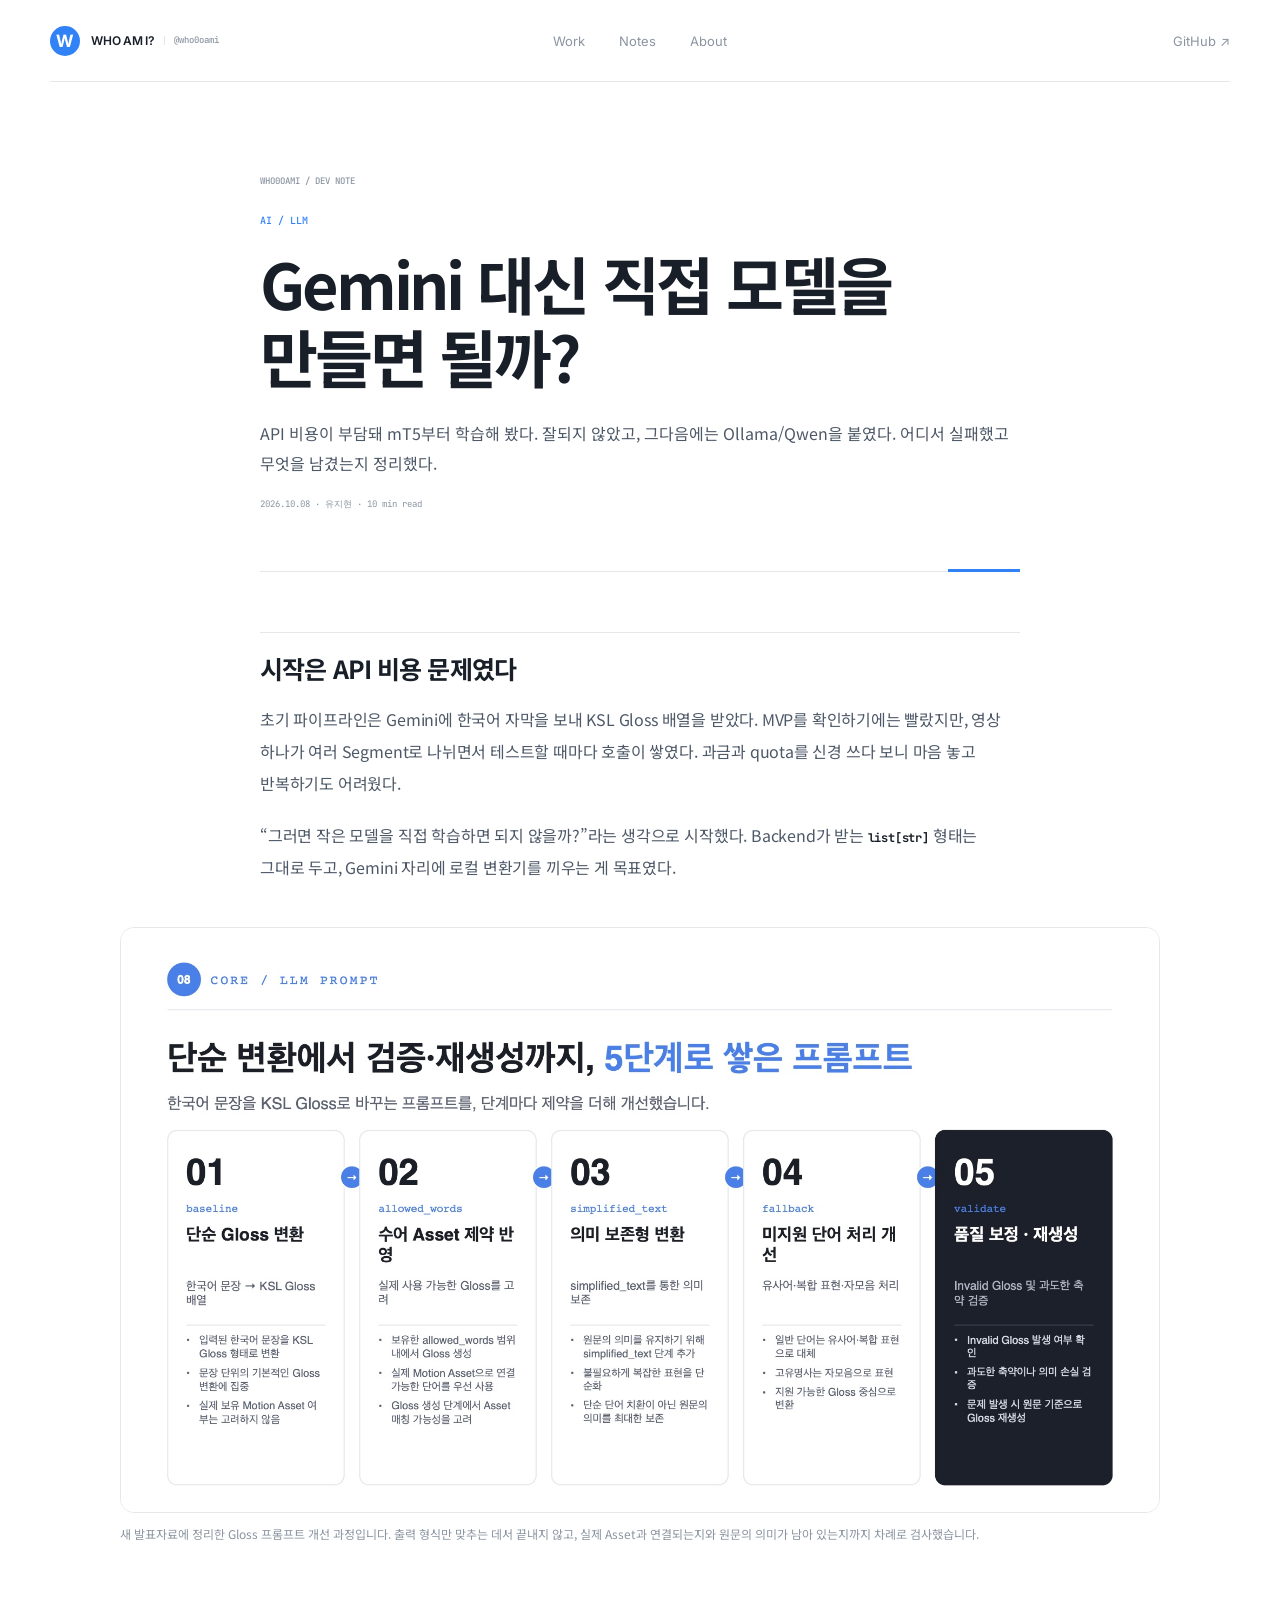
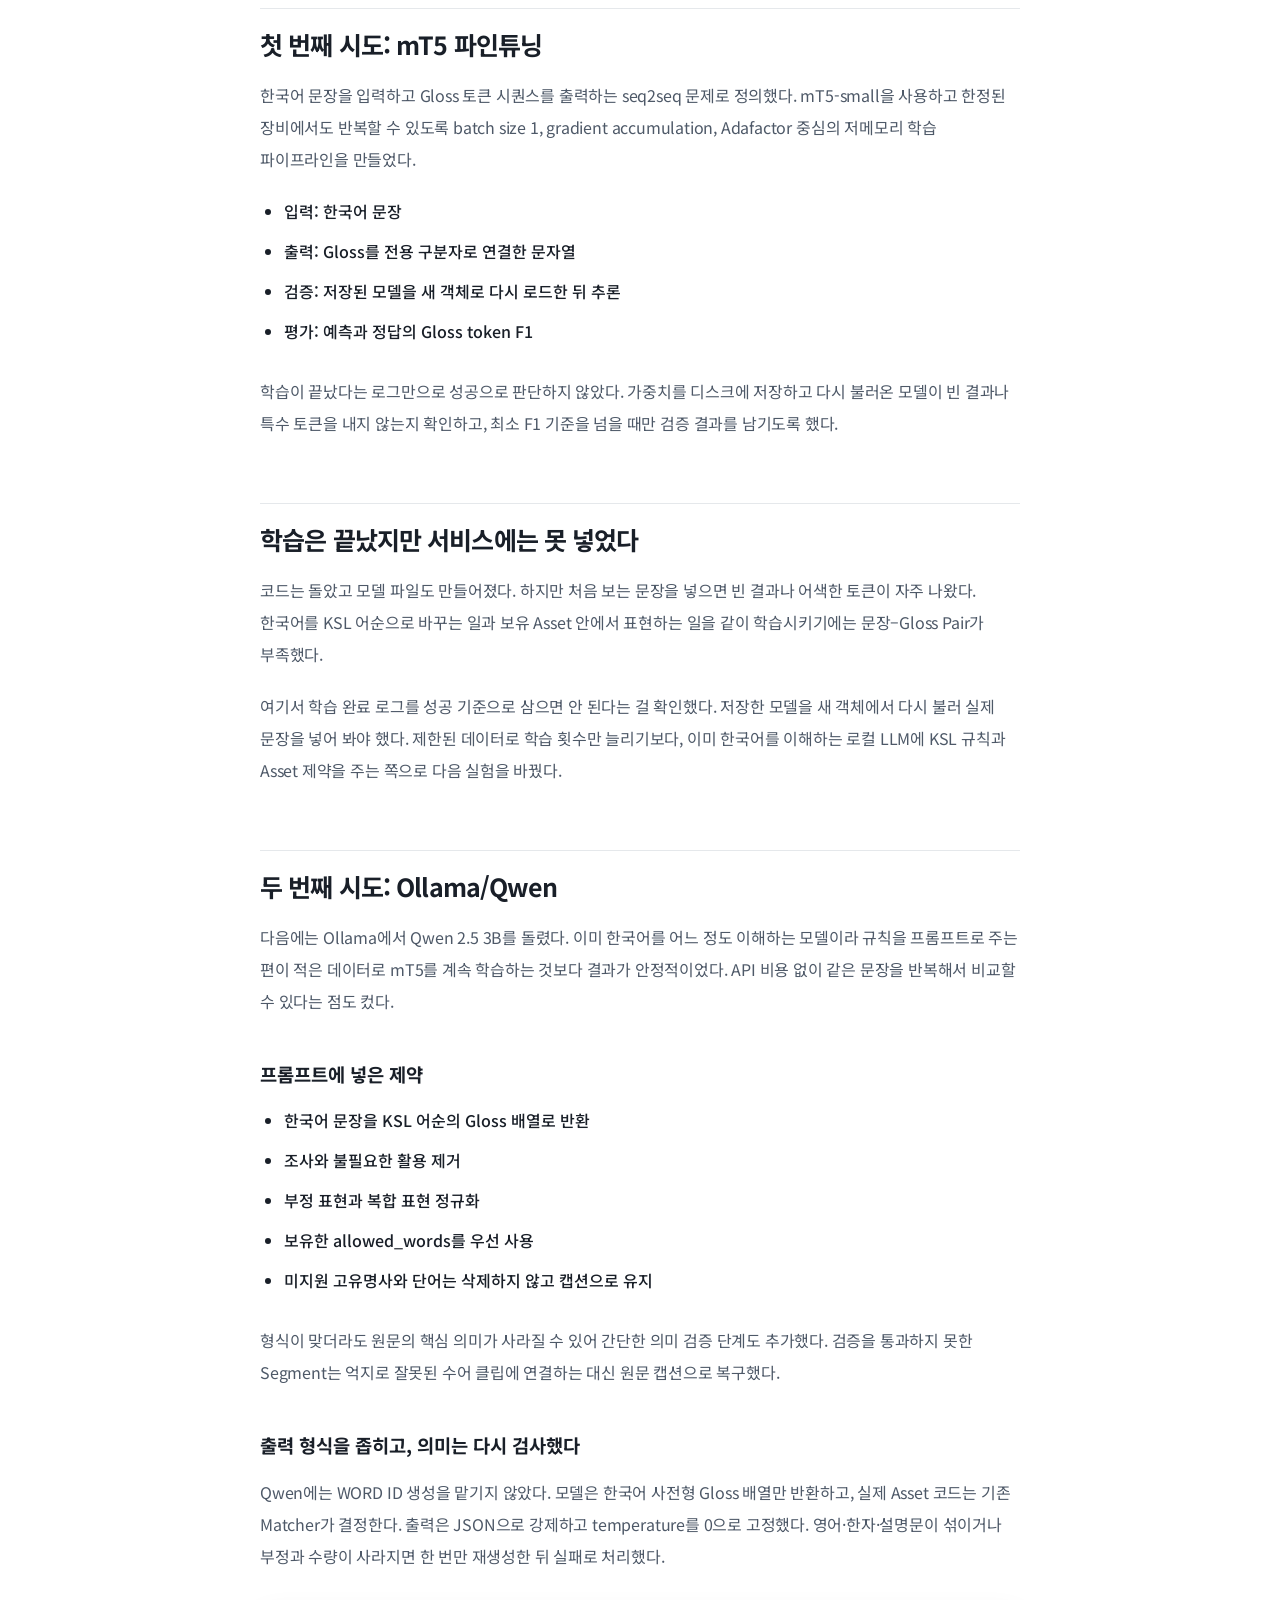
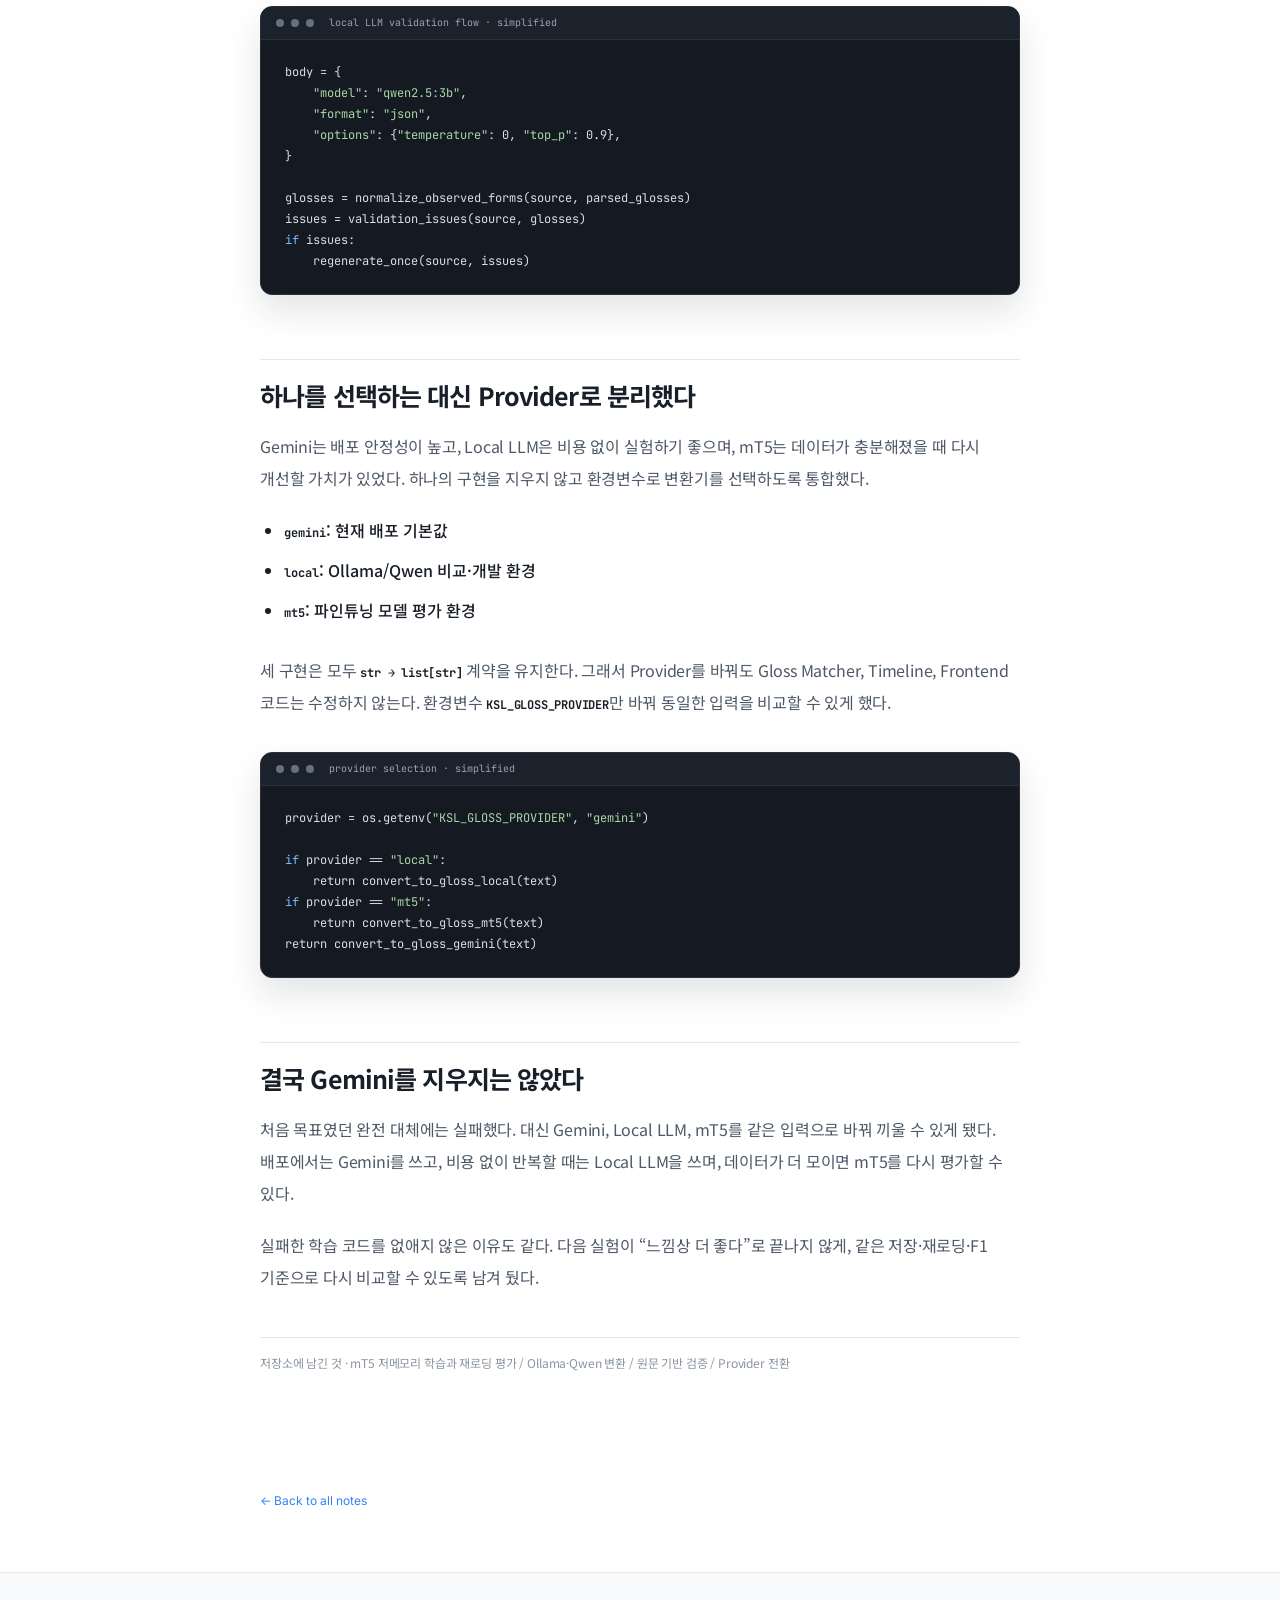
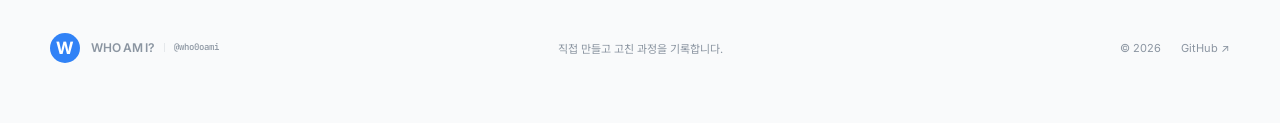
<file: posts/gemini-to-local-llm.html>
<!doctype html>
<html lang="ko">
<head>
  <meta charset="utf-8"><meta name="viewport" content="width=device-width, initial-scale=1">
  <meta name="description" content="Gemini API 비용 문제에서 mT5와 Ollama/Qwen Local LLM 실험으로 이어진 KSL Gloss 변환 기록.">
  <title>Gemini에서 Local LLM까지 — Who Am I?</title>
  <link rel="preconnect" href="https://fonts.googleapis.com"><link rel="preconnect" href="https://fonts.gstatic.com" crossorigin>
  <link href="https://fonts.googleapis.com/css2?family=Inter:wght@400;500;600;700&family=JetBrains+Mono:wght@400;500&family=Noto+Sans+KR:wght@400;500;600;700&display=swap" rel="stylesheet"><link rel="stylesheet" href="/styles.css?v=12"><script src="/script.js" defer></script>
</head>
<body class="article-page article-ai">
  <div class="reading-progress" aria-hidden="true"></div>
  <header class="site-header"><a class="brand brand-wordmark" href="/"><b>W</b><span>WHO AM I?<small>@who0oami</small></span></a><nav><a href="/">Work</a><a href="/#writing">Notes</a><a href="/about.html">About</a></nav><a class="header-link" href="https://github.com/who0oami">GitHub ↗</a></header>
  <main class="article-shell">
    <header class="article-head"><span class="tag ai">AI / LLM</span><h1>Gemini 대신 직접 모델을 만들면 될까?</h1><p class="lead">API 비용이 부담돼 mT5부터 학습해 봤다. 잘되지 않았고, 그다음에는 Ollama/Qwen을 붙였다. 어디서 실패했고 무엇을 남겼는지 정리했다.</p><time datetime="2026-10-08">2026.10.08 · 유지현 · 10 min read</time></header>
    <article class="article">
      <h2>시작은 API 비용 문제였다</h2>
      <p>초기 파이프라인은 Gemini에 한국어 자막을 보내 KSL Gloss 배열을 받았다. MVP를 확인하기에는 빨랐지만, 영상 하나가 여러 Segment로 나뉘면서 테스트할 때마다 호출이 쌓였다. 과금과 quota를 신경 쓰다 보니 마음 놓고 반복하기도 어려웠다.</p>
      <p>“그러면 작은 모델을 직접 학습하면 되지 않을까?”라는 생각으로 시작했다. Backend가 받는 <code>list[str]</code> 형태는 그대로 두고, Gemini 자리에 로컬 변환기를 끼우는 게 목표였다.</p>
      <figure class="article-figure"><img src="/assets/case-study/blogstyle-llm.jpg" alt="단순 Gloss 변환부터 수어 Asset 제약, 의미 보존, 미지원 단어 처리, 품질 검증까지 이어지는 5단계 프롬프트"><figcaption>새 발표자료에 정리한 Gloss 프롬프트 개선 과정입니다. 출력 형식만 맞추는 데서 끝내지 않고, 실제 Asset과 연결되는지와 원문의 의미가 남아 있는지까지 차례로 검사했습니다.</figcaption></figure>
      <h2>첫 번째 시도: mT5 파인튜닝</h2>
      <p>한국어 문장을 입력하고 Gloss 토큰 시퀀스를 출력하는 seq2seq 문제로 정의했다. mT5-small을 사용하고 한정된 장비에서도 반복할 수 있도록 batch size 1, gradient accumulation, Adafactor 중심의 저메모리 학습 파이프라인을 만들었다.</p>
      <ul><li>입력: 한국어 문장</li><li>출력: Gloss를 전용 구분자로 연결한 문자열</li><li>검증: 저장된 모델을 새 객체로 다시 로드한 뒤 추론</li><li>평가: 예측과 정답의 Gloss token F1</li></ul>
      <p>학습이 끝났다는 로그만으로 성공으로 판단하지 않았다. 가중치를 디스크에 저장하고 다시 불러온 모델이 빈 결과나 특수 토큰을 내지 않는지 확인하고, 최소 F1 기준을 넘을 때만 검증 결과를 남기도록 했다.</p>
      <h2>학습은 끝났지만 서비스에는 못 넣었다</h2>
      <p>코드는 돌았고 모델 파일도 만들어졌다. 하지만 처음 보는 문장을 넣으면 빈 결과나 어색한 토큰이 자주 나왔다. 한국어를 KSL 어순으로 바꾸는 일과 보유 Asset 안에서 표현하는 일을 같이 학습시키기에는 문장–Gloss Pair가 부족했다.</p>
      <p>여기서 학습 완료 로그를 성공 기준으로 삼으면 안 된다는 걸 확인했다. 저장한 모델을 새 객체에서 다시 불러 실제 문장을 넣어 봐야 했다. 제한된 데이터로 학습 횟수만 늘리기보다, 이미 한국어를 이해하는 로컬 LLM에 KSL 규칙과 Asset 제약을 주는 쪽으로 다음 실험을 바꿨다.</p>
      <h2>두 번째 시도: Ollama/Qwen</h2>
      <p>다음에는 Ollama에서 Qwen 2.5 3B를 돌렸다. 이미 한국어를 어느 정도 이해하는 모델이라 규칙을 프롬프트로 주는 편이 적은 데이터로 mT5를 계속 학습하는 것보다 결과가 안정적이었다. API 비용 없이 같은 문장을 반복해서 비교할 수 있다는 점도 컸다.</p>
      <h3>프롬프트에 넣은 제약</h3>
      <ul><li>한국어 문장을 KSL 어순의 Gloss 배열로 반환</li><li>조사와 불필요한 활용 제거</li><li>부정 표현과 복합 표현 정규화</li><li>보유한 allowed_words를 우선 사용</li><li>미지원 고유명사와 단어는 삭제하지 않고 캡션으로 유지</li></ul>
      <p>형식이 맞더라도 원문의 핵심 의미가 사라질 수 있어 간단한 의미 검증 단계도 추가했다. 검증을 통과하지 못한 Segment는 억지로 잘못된 수어 클립에 연결하는 대신 원문 캡션으로 복구했다.</p>
      <h3>출력 형식을 좁히고, 의미는 다시 검사했다</h3>
      <p>Qwen에는 WORD ID 생성을 맡기지 않았다. 모델은 한국어 사전형 Gloss 배열만 반환하고, 실제 Asset 코드는 기존 Matcher가 결정한다. 출력은 JSON으로 강제하고 temperature를 0으로 고정했다. 영어·한자·설명문이 섞이거나 부정과 수량이 사라지면 한 번만 재생성한 뒤 실패로 처리했다.</p>
      <div class="code-window"><div class="code-window__bar"><i></i><i></i><i></i><span>local LLM validation flow · simplified</span></div><pre><code>body = {
    <span class="code-string">"model"</span>: <span class="code-string">"qwen2.5:3b"</span>,
    <span class="code-string">"format"</span>: <span class="code-string">"json"</span>,
    <span class="code-string">"options"</span>: {<span class="code-string">"temperature"</span>: 0, <span class="code-string">"top_p"</span>: 0.9},
}

glosses = normalize_observed_forms(source, parsed_glosses)
issues = validation_issues(source, glosses)
<span class="code-key">if</span> issues:
    regenerate_once(source, issues)</code></pre></div>
      <h2>하나를 선택하는 대신 Provider로 분리했다</h2>
      <p>Gemini는 배포 안정성이 높고, Local LLM은 비용 없이 실험하기 좋으며, mT5는 데이터가 충분해졌을 때 다시 개선할 가치가 있었다. 하나의 구현을 지우지 않고 환경변수로 변환기를 선택하도록 통합했다.</p>
      <ul><li><code>gemini</code>: 현재 배포 기본값</li><li><code>local</code>: Ollama/Qwen 비교·개발 환경</li><li><code>mt5</code>: 파인튜닝 모델 평가 환경</li></ul>
      <p>세 구현은 모두 <code>str → list[str]</code> 계약을 유지한다. 그래서 Provider를 바꿔도 Gloss Matcher, Timeline, Frontend 코드는 수정하지 않는다. 환경변수 <code>KSL_GLOSS_PROVIDER</code>만 바꿔 동일한 입력을 비교할 수 있게 했다.</p>
      <div class="code-window"><div class="code-window__bar"><i></i><i></i><i></i><span>provider selection · simplified</span></div><pre><code>provider = os.getenv(<span class="code-string">"KSL_GLOSS_PROVIDER"</span>, <span class="code-string">"gemini"</span>)

<span class="code-key">if</span> provider == <span class="code-string">"local"</span>:
    return convert_to_gloss_local(text)
<span class="code-key">if</span> provider == <span class="code-string">"mt5"</span>:
    return convert_to_gloss_mt5(text)
return convert_to_gloss_gemini(text)</code></pre></div>
      <h2>결국 Gemini를 지우지는 않았다</h2>
      <p>처음 목표였던 완전 대체에는 실패했다. 대신 Gemini, Local LLM, mT5를 같은 입력으로 바꿔 끼울 수 있게 됐다. 배포에서는 Gemini를 쓰고, 비용 없이 반복할 때는 Local LLM을 쓰며, 데이터가 더 모이면 mT5를 다시 평가할 수 있다.</p>
      <p>실패한 학습 코드를 없애지 않은 이유도 같다. 다음 실험이 “느낌상 더 좋다”로 끝나지 않게, 같은 저장·재로딩·F1 기준으로 다시 비교할 수 있도록 남겨 뒀다.</p>
      <p class="article-source">저장소에 남긴 것 · mT5 저메모리 학습과 재로딩 평가 / Ollama·Qwen 변환 / 원문 기반 검증 / Provider 전환</p>
    </article><a class="back-link" href="/">← Back to all notes</a>
  </main>
  <footer class="site-footer"><div class="shell"><a class="brand brand-wordmark" href="/"><b>W</b><span>WHO AM I?<small>@who0oami</small></span></a><p>직접 만들고 고친 과정을 기록합니다.</p><div><span>© 2026</span><a href="https://github.com/who0oami">GitHub ↗</a></div></div></footer>
</body></html>
</file>
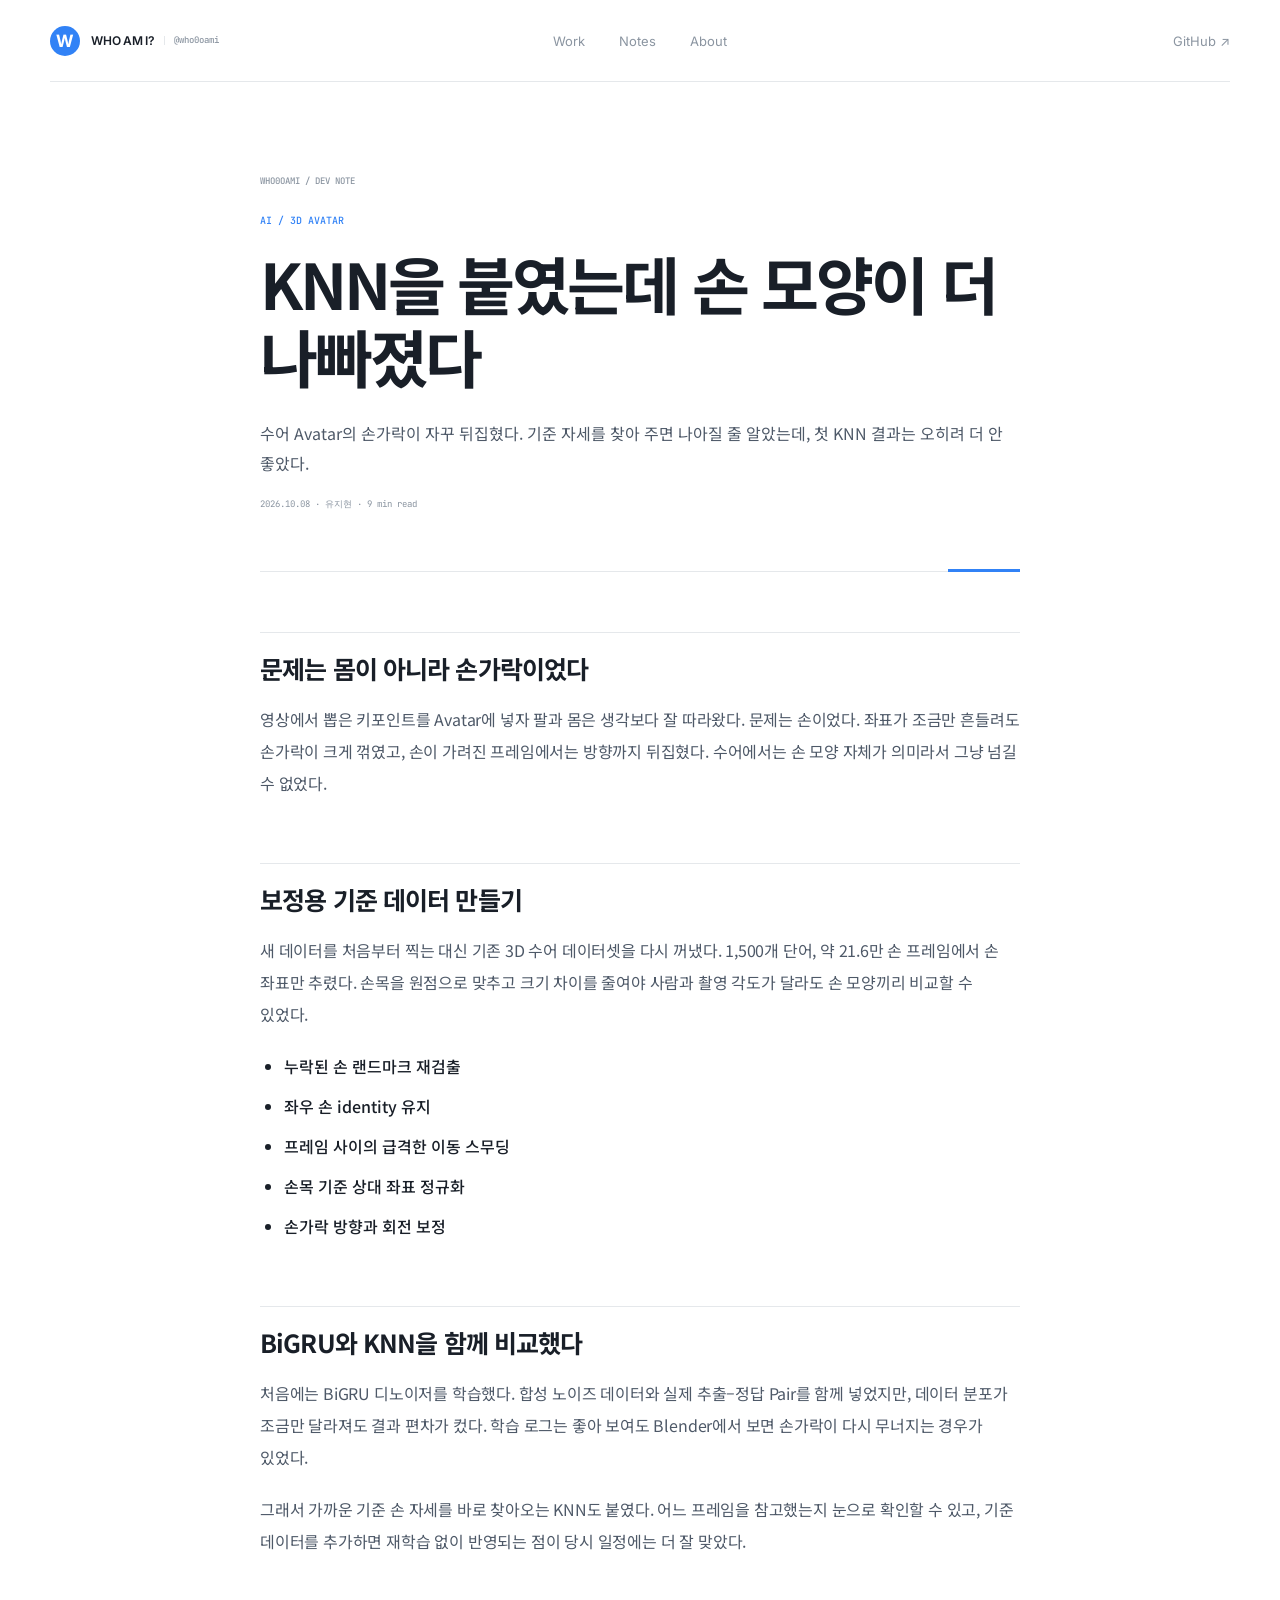
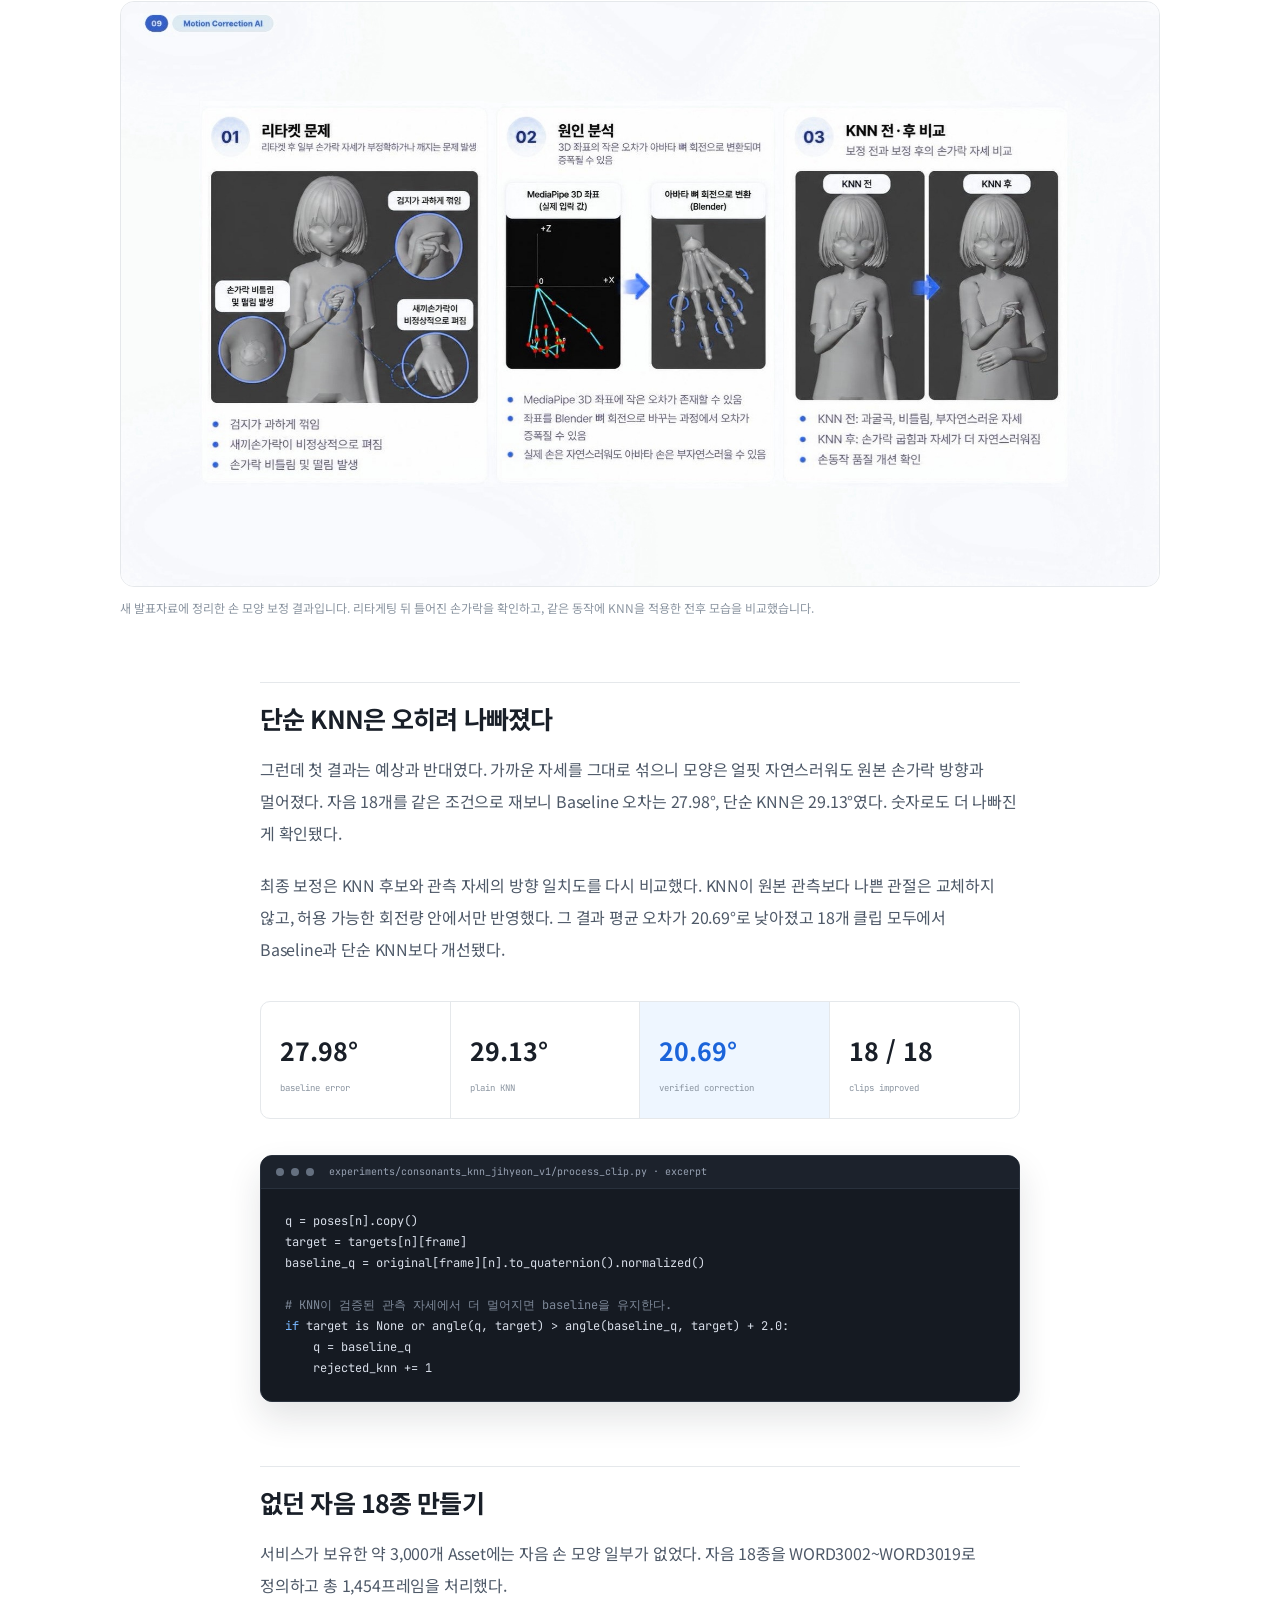
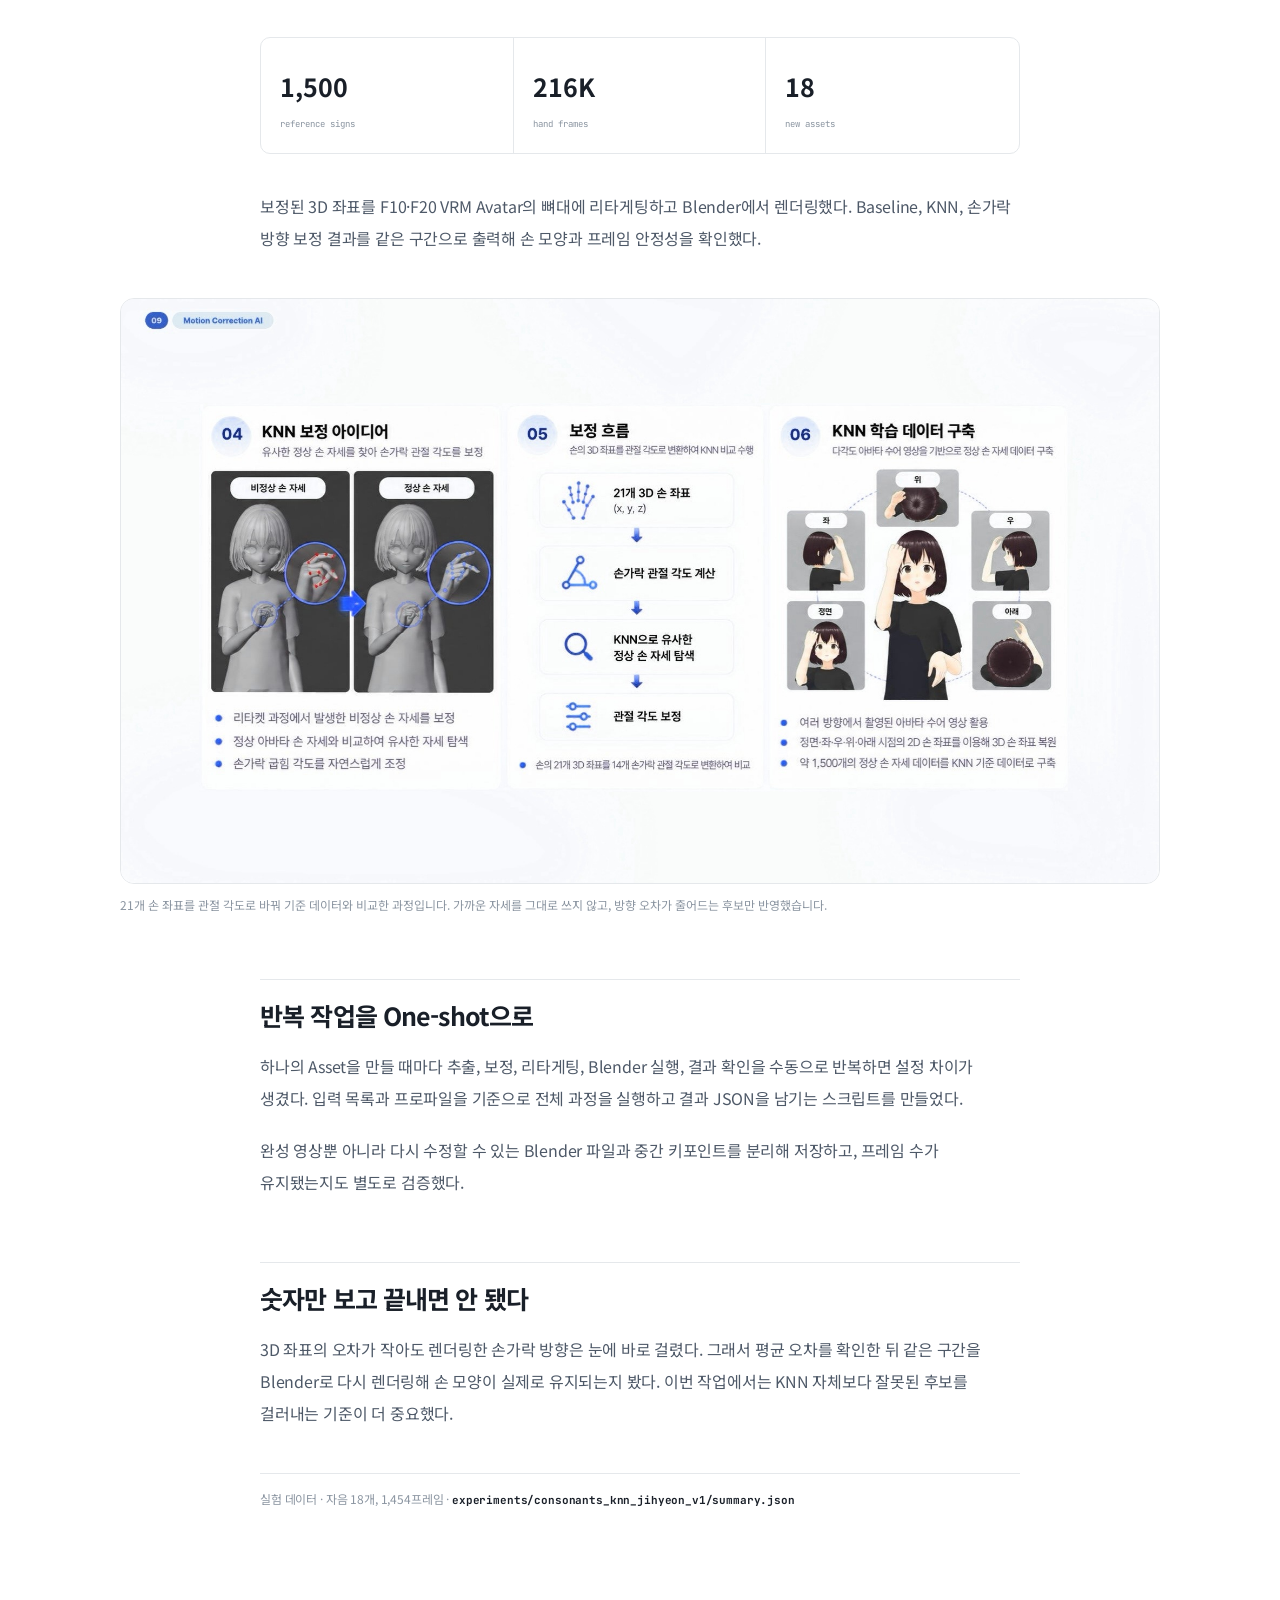
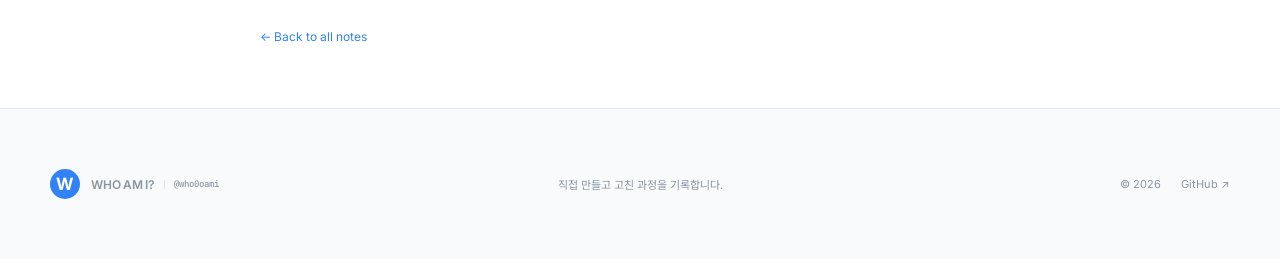
<file: posts/knn-hand-correction.html>
<!doctype html>
<html lang="ko">
<head>
  <meta charset="utf-8"><meta name="viewport" content="width=device-width, initial-scale=1">
  <meta name="description" content="21.6만 손 프레임 기반 KNN 보정으로 수어 Avatar 자음 18종을 제작한 과정.">
  <title>KNN 수어 손 모양 보정 — Who Am I?</title>
  <link rel="preconnect" href="https://fonts.googleapis.com"><link rel="preconnect" href="https://fonts.gstatic.com" crossorigin>
  <link href="https://fonts.googleapis.com/css2?family=Inter:wght@400;500;600;700&family=JetBrains+Mono:wght@400;500&family=Noto+Sans+KR:wght@400;500;600;700&display=swap" rel="stylesheet"><link rel="stylesheet" href="/styles.css?v=12"><script src="/script.js" defer></script>
</head>
<body class="article-page article-avatar">
  <div class="reading-progress" aria-hidden="true"></div>
  <header class="site-header"><a class="brand brand-wordmark" href="/"><b>W</b><span>WHO AM I?<small>@who0oami</small></span></a><nav><a href="/">Work</a><a href="/#writing">Notes</a><a href="/about.html">About</a></nav><a class="header-link" href="https://github.com/who0oami">GitHub ↗</a></header>
  <main class="article-shell">
    <header class="article-head"><span class="tag avatar">AI / 3D AVATAR</span><h1>KNN을 붙였는데 손 모양이 더 나빠졌다</h1><p class="lead">수어 Avatar의 손가락이 자꾸 뒤집혔다. 기준 자세를 찾아 주면 나아질 줄 알았는데, 첫 KNN 결과는 오히려 더 안 좋았다.</p><time datetime="2026-10-08">2026.10.08 · 유지현 · 9 min read</time></header>
    <article class="article">
      <h2>문제는 몸이 아니라 손가락이었다</h2>
      <p>영상에서 뽑은 키포인트를 Avatar에 넣자 팔과 몸은 생각보다 잘 따라왔다. 문제는 손이었다. 좌표가 조금만 흔들려도 손가락이 크게 꺾였고, 손이 가려진 프레임에서는 방향까지 뒤집혔다. 수어에서는 손 모양 자체가 의미라서 그냥 넘길 수 없었다.</p>
      <h2>보정용 기준 데이터 만들기</h2>
      <p>새 데이터를 처음부터 찍는 대신 기존 3D 수어 데이터셋을 다시 꺼냈다. 1,500개 단어, 약 21.6만 손 프레임에서 손 좌표만 추렸다. 손목을 원점으로 맞추고 크기 차이를 줄여야 사람과 촬영 각도가 달라도 손 모양끼리 비교할 수 있었다.</p>
      <ul><li>누락된 손 랜드마크 재검출</li><li>좌우 손 identity 유지</li><li>프레임 사이의 급격한 이동 스무딩</li><li>손목 기준 상대 좌표 정규화</li><li>손가락 방향과 회전 보정</li></ul>
      <h2>BiGRU와 KNN을 함께 비교했다</h2>
      <p>처음에는 BiGRU 디노이저를 학습했다. 합성 노이즈 데이터와 실제 추출–정답 Pair를 함께 넣었지만, 데이터 분포가 조금만 달라져도 결과 편차가 컸다. 학습 로그는 좋아 보여도 Blender에서 보면 손가락이 다시 무너지는 경우가 있었다.</p>
      <p>그래서 가까운 기준 손 자세를 바로 찾아오는 KNN도 붙였다. 어느 프레임을 참고했는지 눈으로 확인할 수 있고, 기준 데이터를 추가하면 재학습 없이 반영되는 점이 당시 일정에는 더 잘 맞았다.</p>
      <figure class="article-figure"><img src="/assets/case-study/blogstyle-knn-before-after.jpg" alt="아바타 리타게팅에서 발생한 손가락 왜곡 원인과 KNN 보정 전후 비교"><figcaption>새 발표자료에 정리한 손 모양 보정 결과입니다. 리타게팅 뒤 틀어진 손가락을 확인하고, 같은 동작에 KNN을 적용한 전후 모습을 비교했습니다.</figcaption></figure>
      <h2>단순 KNN은 오히려 나빠졌다</h2>
      <p>그런데 첫 결과는 예상과 반대였다. 가까운 자세를 그대로 섞으니 모양은 얼핏 자연스러워도 원본 손가락 방향과 멀어졌다. 자음 18개를 같은 조건으로 재보니 Baseline 오차는 27.98°, 단순 KNN은 29.13°였다. 숫자로도 더 나빠진 게 확인됐다.</p>
      <p>최종 보정은 KNN 후보와 관측 자세의 방향 일치도를 다시 비교했다. KNN이 원본 관측보다 나쁜 관절은 교체하지 않고, 허용 가능한 회전량 안에서만 반영했다. 그 결과 평균 오차가 20.69°로 낮아졌고 18개 클립 모두에서 Baseline과 단순 KNN보다 개선됐다.</p>
      <div class="result-box result-four"><div><strong>27.98°</strong><span>baseline error</span></div><div><strong>29.13°</strong><span>plain KNN</span></div><div class="result-best"><strong>20.69°</strong><span>verified correction</span></div><div><strong>18 / 18</strong><span>clips improved</span></div></div>
      <div class="code-window"><div class="code-window__bar"><i></i><i></i><i></i><span>experiments/consonants_knn_jihyeon_v1/process_clip.py · excerpt</span></div><pre><code>q = poses[n].copy()
target = targets[n][frame]
baseline_q = original[frame][n].to_quaternion().normalized()

<span class="code-comment"># KNN이 검증된 관측 자세에서 더 멀어지면 baseline을 유지한다.</span>
<span class="code-key">if</span> target is None or angle(q, target) &gt; angle(baseline_q, target) + 2.0:
    q = baseline_q
    rejected_knn += 1</code></pre></div>
      <h2>없던 자음 18종 만들기</h2>
      <p>서비스가 보유한 약 3,000개 Asset에는 자음 손 모양 일부가 없었다. 자음 18종을 WORD3002~WORD3019로 정의하고 총 1,454프레임을 처리했다.</p>
      <div class="result-box"><div><strong>1,500</strong><span>reference signs</span></div><div><strong>216K</strong><span>hand frames</span></div><div><strong>18</strong><span>new assets</span></div></div>
      <p>보정된 3D 좌표를 F10·F20 VRM Avatar의 뼈대에 리타게팅하고 Blender에서 렌더링했다. Baseline, KNN, 손가락 방향 보정 결과를 같은 구간으로 출력해 손 모양과 프레임 안정성을 확인했다.</p>
      <figure class="article-figure"><img src="/assets/case-study/blogstyle-knn-process.jpg" alt="손 랜드마크를 관절 각도로 변환해 기준 데이터와 비교하고 보정하는 KNN 처리 과정"><figcaption>21개 손 좌표를 관절 각도로 바꿔 기준 데이터와 비교한 과정입니다. 가까운 자세를 그대로 쓰지 않고, 방향 오차가 줄어드는 후보만 반영했습니다.</figcaption></figure>
      <h2>반복 작업을 One-shot으로</h2>
      <p>하나의 Asset을 만들 때마다 추출, 보정, 리타게팅, Blender 실행, 결과 확인을 수동으로 반복하면 설정 차이가 생겼다. 입력 목록과 프로파일을 기준으로 전체 과정을 실행하고 결과 JSON을 남기는 스크립트를 만들었다.</p>
      <p>완성 영상뿐 아니라 다시 수정할 수 있는 Blender 파일과 중간 키포인트를 분리해 저장하고, 프레임 수가 유지됐는지도 별도로 검증했다.</p>
      <h2>숫자만 보고 끝내면 안 됐다</h2>
      <p>3D 좌표의 오차가 작아도 렌더링한 손가락 방향은 눈에 바로 걸렸다. 그래서 평균 오차를 확인한 뒤 같은 구간을 Blender로 다시 렌더링해 손 모양이 실제로 유지되는지 봤다. 이번 작업에서는 KNN 자체보다 잘못된 후보를 걸러내는 기준이 더 중요했다.</p>
      <p class="article-source">실험 데이터 · 자음 18개, 1,454프레임 · <code>experiments/consonants_knn_jihyeon_v1/summary.json</code></p>
    </article><a class="back-link" href="/">← Back to all notes</a>
  </main>
  <footer class="site-footer"><div class="shell"><a class="brand brand-wordmark" href="/"><b>W</b><span>WHO AM I?<small>@who0oami</small></span></a><p>직접 만들고 고친 과정을 기록합니다.</p><div><span>© 2026</span><a href="https://github.com/who0oami">GitHub ↗</a></div></div></footer>
</body></html>
</file>
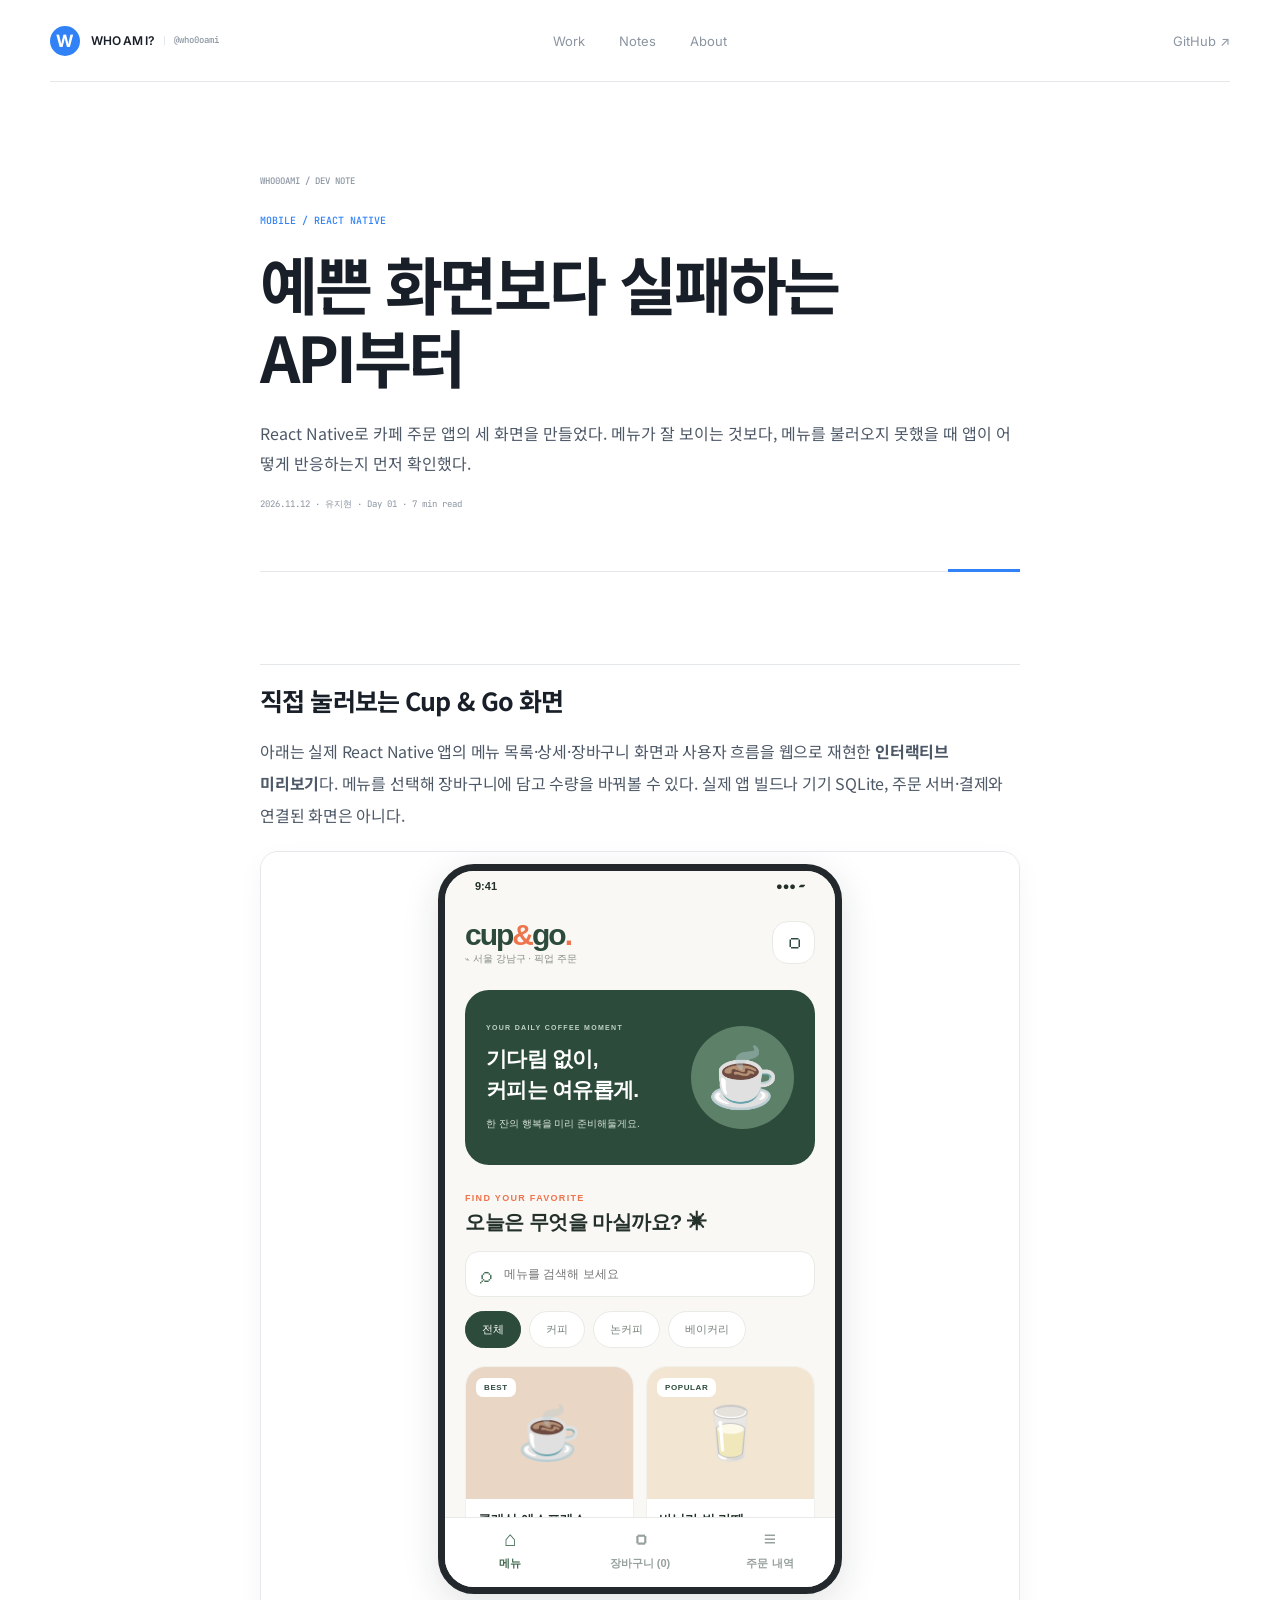
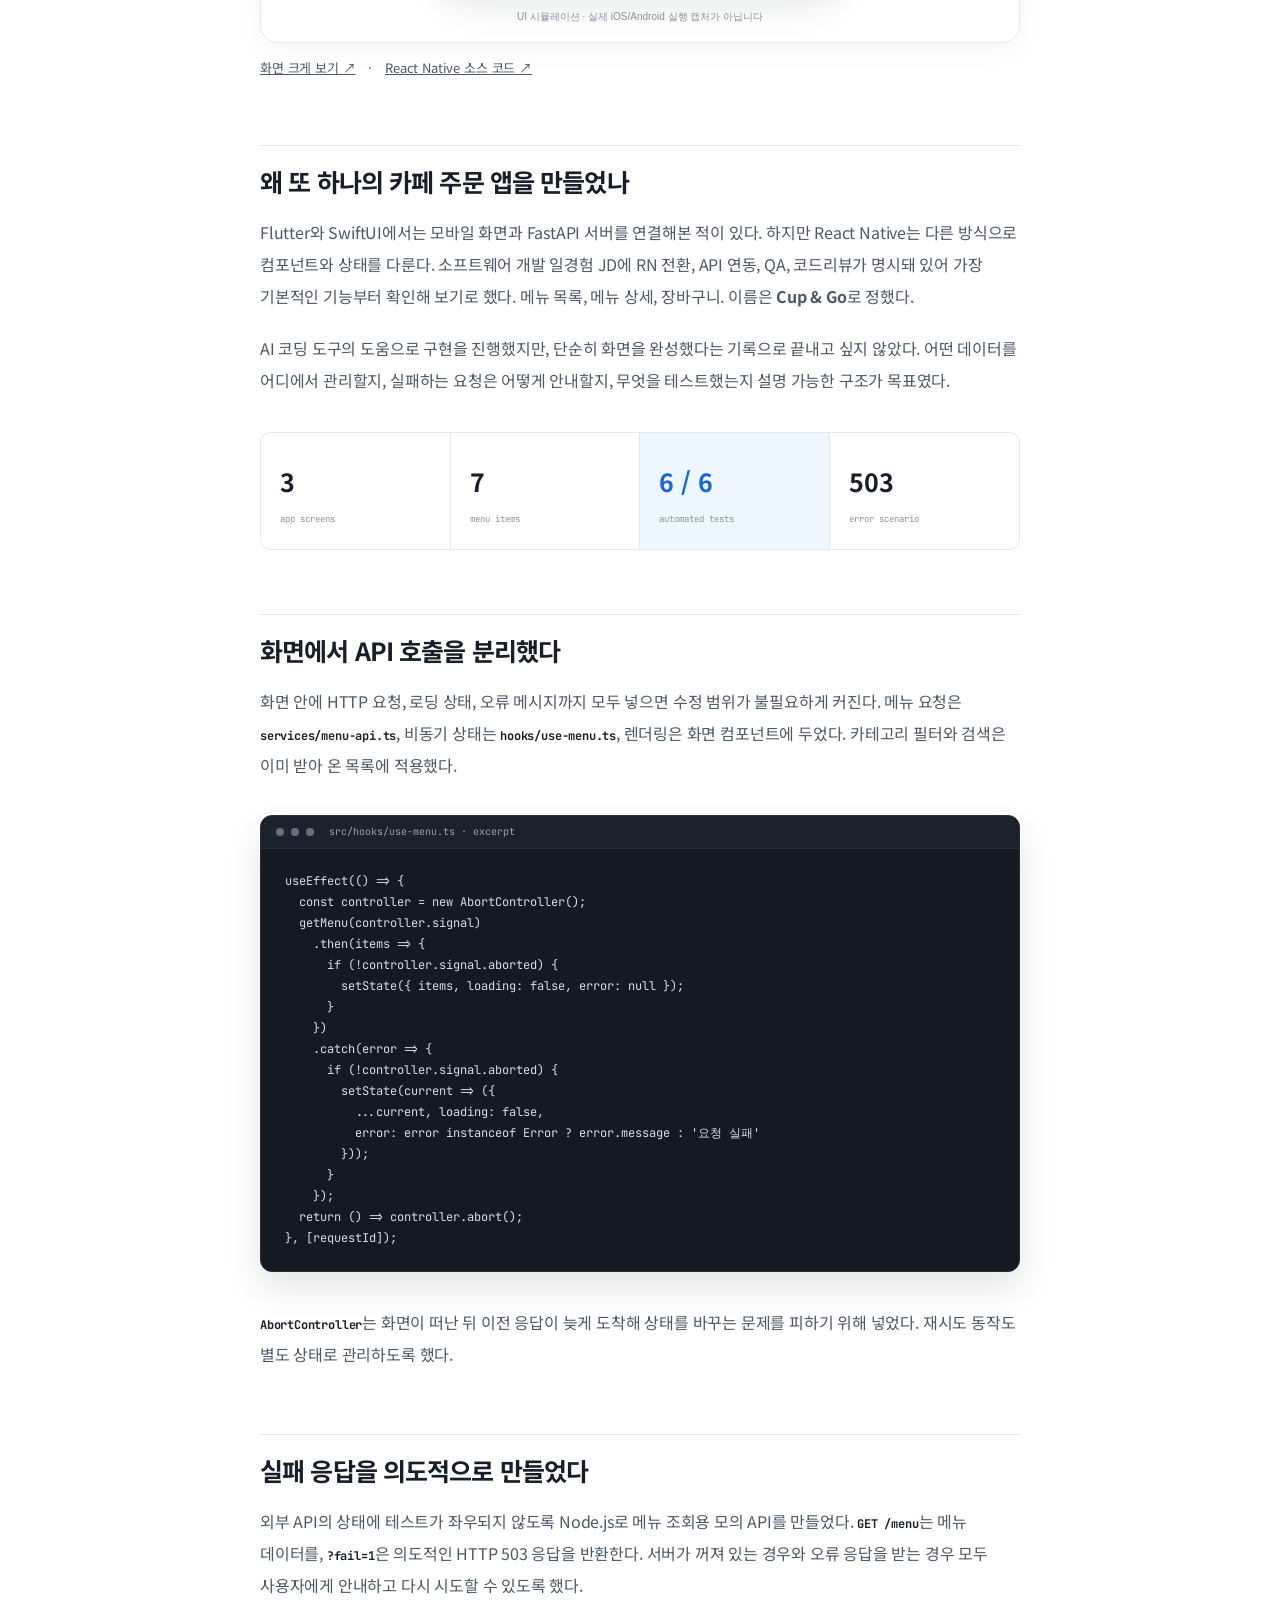
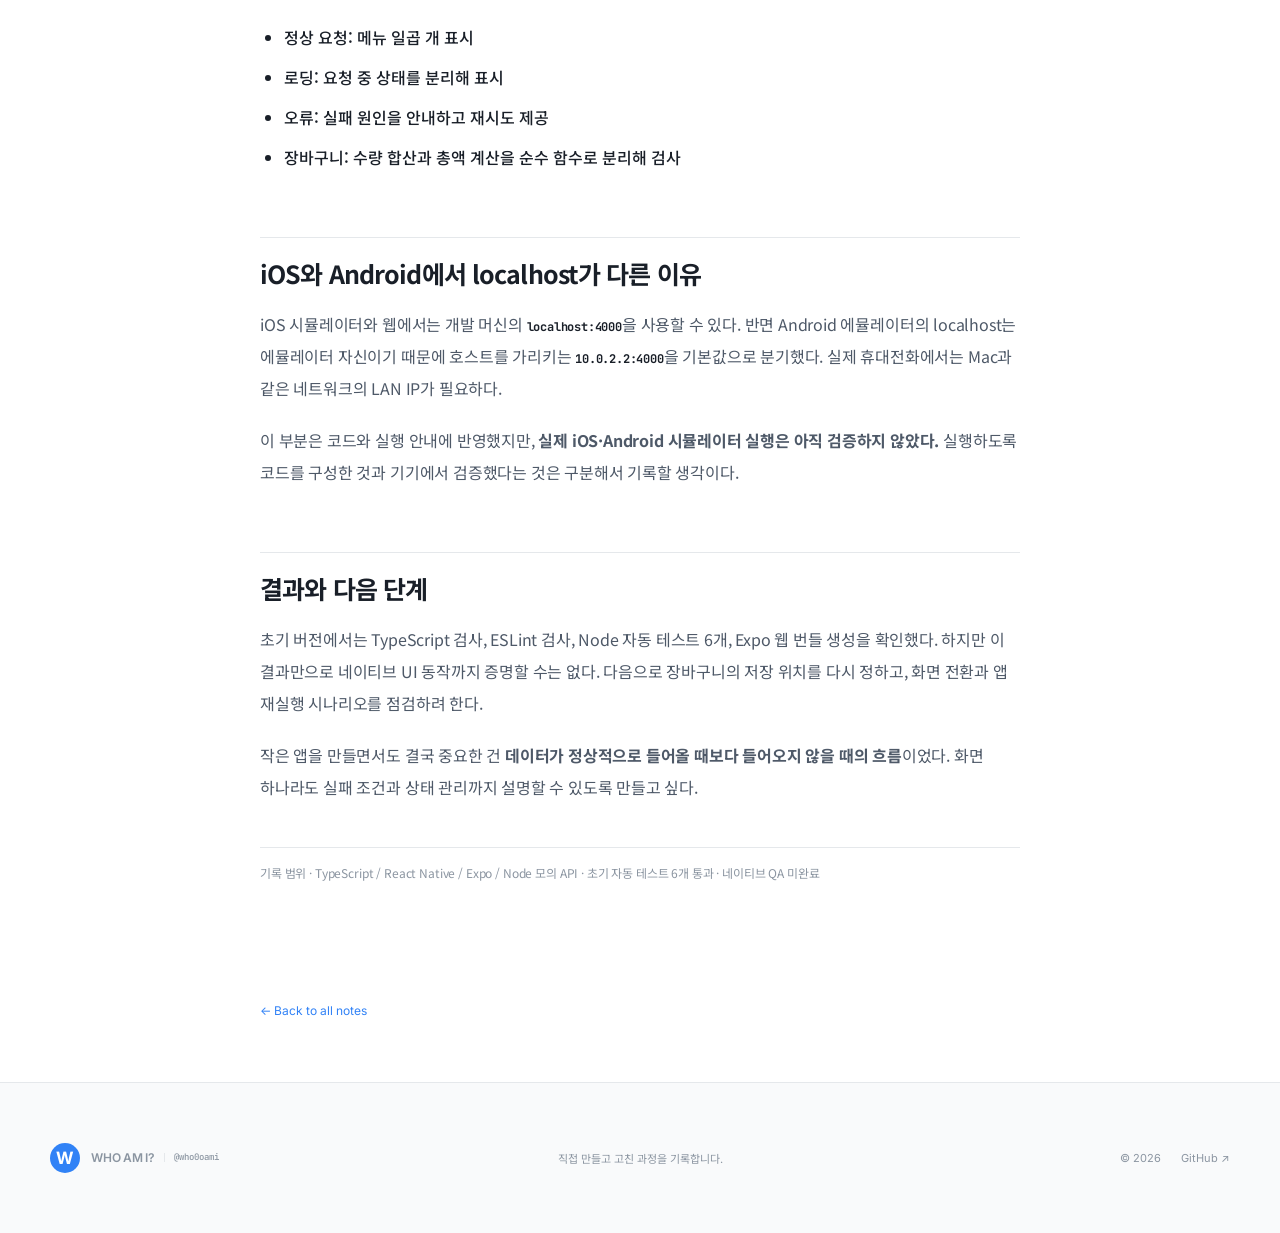
<file: posts/react-native-cafe-order-devlog.html>
<!doctype html>
<html lang="ko">
<head>
  <meta charset="utf-8"><meta name="viewport" content="width=device-width, initial-scale=1">
  <meta name="description" content="React Native·TypeScript 카페 주문 앱을 만들며 메뉴 API 오류 처리와 상태 분리를 고민한 첫 개발 기록.">
  <meta property="og:title" content="예쁜 화면보다 실패하는 API부터 — Who Am I?">
  <title>예쁜 화면보다 실패하는 API부터 — Who Am I?</title>
  <link rel="preconnect" href="https://fonts.googleapis.com"><link rel="preconnect" href="https://fonts.gstatic.com" crossorigin>
  <link href="https://fonts.googleapis.com/css2?family=Inter:wght@400;500;600;700&family=JetBrains+Mono:wght@400;500&family=Noto+Sans+KR:wght@400;500;600;700&display=swap" rel="stylesheet">
  <link rel="stylesheet" href="/styles.css?v=12"><script src="/script.js" defer></script>
</head>
<body class="article-page article-avatar">
  <div class="reading-progress" aria-hidden="true"></div>
  <header class="site-header"><a class="brand brand-wordmark" href="/"><b>W</b><span>WHO AM I?<small>@who0oami</small></span></a><nav><a href="/">Work</a><a href="/#writing">Notes</a><a href="/about.html">About</a></nav><a class="header-link" href="https://github.com/who0oami" target="_blank" rel="noreferrer">GitHub ↗</a></header>
  <main class="article-shell">
    <header class="article-head">
      <span class="tag avatar">MOBILE / REACT NATIVE</span>
      <h1>예쁜 화면보다 실패하는 API부터</h1>
      <p class="lead">React Native로 카페 주문 앱의 세 화면을 만들었다. 메뉴가 잘 보이는 것보다, 메뉴를 불러오지 못했을 때 앱이 어떻게 반응하는지 먼저 확인했다.</p>
      <time datetime="2026-11-12">2026.11.12 · 유지현 · Day 01 · 7 min read</time>
    </header>
    <article class="article">
<section aria-labelledby="cup-preview-title" style="margin:32px 0 48px">
<h2 id="cup-preview-title">직접 눌러보는 Cup &amp; Go 화면</h2>
<p>아래는 실제 React Native 앱의 메뉴 목록·상세·장바구니 화면과 사용자 흐름을 웹으로 재현한 <strong>인터랙티브 미리보기</strong>다. 메뉴를 선택해 장바구니에 담고 수량을 바꿔볼 수 있다. 실제 앱 빌드나 기기 SQLite, 주문 서버·결제와 연결된 화면은 아니다.</p>
<div style="border:1px solid #e5e8eb;border-radius:18px;overflow:hidden;background:#f6f7f8;box-shadow:0 8px 28px rgba(25,31,40,.04)">
<iframe src="/demo/cup-and-go/?embed=1" title="Cup & Go 카페 주문 앱 인터랙티브 화면 미리보기" loading="lazy" style="display:block;width:100%;height:790px;border:0" allow="fullscreen"></iframe>
</div>
<p style="font-size:13px;margin-top:12px"><a href="/demo/cup-and-go/" target="_blank" rel="noopener noreferrer">화면 크게 보기 ↗</a>　·　<a href="https://github.com/who0oami/Thejoeun_PlayGround/tree/main/projects/cup-and-go-react-native" target="_blank" rel="noopener noreferrer">React Native 소스 코드 ↗</a></p>
</section>
      <h2>왜 또 하나의 카페 주문 앱을 만들었나</h2>
      <p>Flutter와 SwiftUI에서는 모바일 화면과 FastAPI 서버를 연결해본 적이 있다. 하지만 React Native는 다른 방식으로 컴포넌트와 상태를 다룬다. 소프트웨어 개발 일경험 JD에 RN 전환, API 연동, QA, 코드리뷰가 명시돼 있어 가장 기본적인 기능부터 확인해 보기로 했다. 메뉴 목록, 메뉴 상세, 장바구니. 이름은 <strong>Cup &amp; Go</strong>로 정했다.</p>
      <p>AI 코딩 도구의 도움으로 구현을 진행했지만, 단순히 화면을 완성했다는 기록으로 끝내고 싶지 않았다. 어떤 데이터를 어디에서 관리할지, 실패하는 요청은 어떻게 안내할지, 무엇을 테스트했는지 설명 가능한 구조가 목표였다.</p>
      <div class="result-box result-four"><div><strong>3</strong><span>app screens</span></div><div><strong>7</strong><span>menu items</span></div><div class="result-best"><strong>6 / 6</strong><span>automated tests</span></div><div><strong>503</strong><span>error scenario</span></div></div>
      <h2>화면에서 API 호출을 분리했다</h2>
      <p>화면 안에 HTTP 요청, 로딩 상태, 오류 메시지까지 모두 넣으면 수정 범위가 불필요하게 커진다. 메뉴 요청은 <code>services/menu-api.ts</code>, 비동기 상태는 <code>hooks/use-menu.ts</code>, 렌더링은 화면 컴포넌트에 두었다. 카테고리 필터와 검색은 이미 받아 온 목록에 적용했다.</p>
      <div class="code-window"><div class="code-window__bar"><i></i><i></i><i></i><span>src/hooks/use-menu.ts · excerpt</span></div><pre><code>useEffect(() =&gt; {
  const controller = new AbortController();
  getMenu(controller.signal)
    .then(items =&gt; {
      if (!controller.signal.aborted) {
        setState({ items, loading: false, error: null });
      }
    })
    .catch(error =&gt; {
      if (!controller.signal.aborted) {
        setState(current =&gt; ({
          ...current, loading: false,
          error: error instanceof Error ? error.message : '요청 실패'
        }));
      }
    });
  return () =&gt; controller.abort();
}, [requestId]);</code></pre></div>
      <p><code>AbortController</code>는 화면이 떠난 뒤 이전 응답이 늦게 도착해 상태를 바꾸는 문제를 피하기 위해 넣었다. 재시도 동작도 별도 상태로 관리하도록 했다.</p>
      <h2>실패 응답을 의도적으로 만들었다</h2>
      <p>외부 API의 상태에 테스트가 좌우되지 않도록 Node.js로 메뉴 조회용 모의 API를 만들었다. <code>GET /menu</code>는 메뉴 데이터를, <code>?fail=1</code>은 의도적인 HTTP 503 응답을 반환한다. 서버가 꺼져 있는 경우와 오류 응답을 받는 경우 모두 사용자에게 안내하고 다시 시도할 수 있도록 했다.</p>
      <ul><li>정상 요청: 메뉴 일곱 개 표시</li><li>로딩: 요청 중 상태를 분리해 표시</li><li>오류: 실패 원인을 안내하고 재시도 제공</li><li>장바구니: 수량 합산과 총액 계산을 순수 함수로 분리해 검사</li></ul>
      <h2>iOS와 Android에서 localhost가 다른 이유</h2>
      <p>iOS 시뮬레이터와 웹에서는 개발 머신의 <code>localhost:4000</code>을 사용할 수 있다. 반면 Android 에뮬레이터의 localhost는 에뮬레이터 자신이기 때문에 호스트를 가리키는 <code>10.0.2.2:4000</code>을 기본값으로 분기했다. 실제 휴대전화에서는 Mac과 같은 네트워크의 LAN IP가 필요하다.</p>
      <p>이 부분은 코드와 실행 안내에 반영했지만, <strong>실제 iOS·Android 시뮬레이터 실행은 아직 검증하지 않았다.</strong> 실행하도록 코드를 구성한 것과 기기에서 검증했다는 것은 구분해서 기록할 생각이다.</p>
      <h2>결과와 다음 단계</h2>
      <p>초기 버전에서는 TypeScript 검사, ESLint 검사, Node 자동 테스트 6개, Expo 웹 번들 생성을 확인했다. 하지만 이 결과만으로 네이티브 UI 동작까지 증명할 수는 없다. 다음으로 장바구니의 저장 위치를 다시 정하고, 화면 전환과 앱 재실행 시나리오를 점검하려 한다.</p>
      <p>작은 앱을 만들면서도 결국 중요한 건 <strong>데이터가 정상적으로 들어올 때보다 들어오지 않을 때의 흐름</strong>이었다. 화면 하나라도 실패 조건과 상태 관리까지 설명할 수 있도록 만들고 싶다.</p>
      <p class="article-source">기록 범위 · TypeScript / React Native / Expo / Node 모의 API · 초기 자동 테스트 6개 통과 · 네이티브 QA 미완료</p>
    </article>
    <a class="back-link" href="/">← Back to all notes</a>
  </main>
  <footer class="site-footer"><div class="shell"><a class="brand brand-wordmark" href="/"><b>W</b><span>WHO AM I?<small>@who0oami</small></span></a><p>직접 만들고 고친 과정을 기록합니다.</p><div><span>© 2026</span><a href="https://github.com/who0oami">GitHub ↗</a></div></div></footer>
</body></html>
</file>
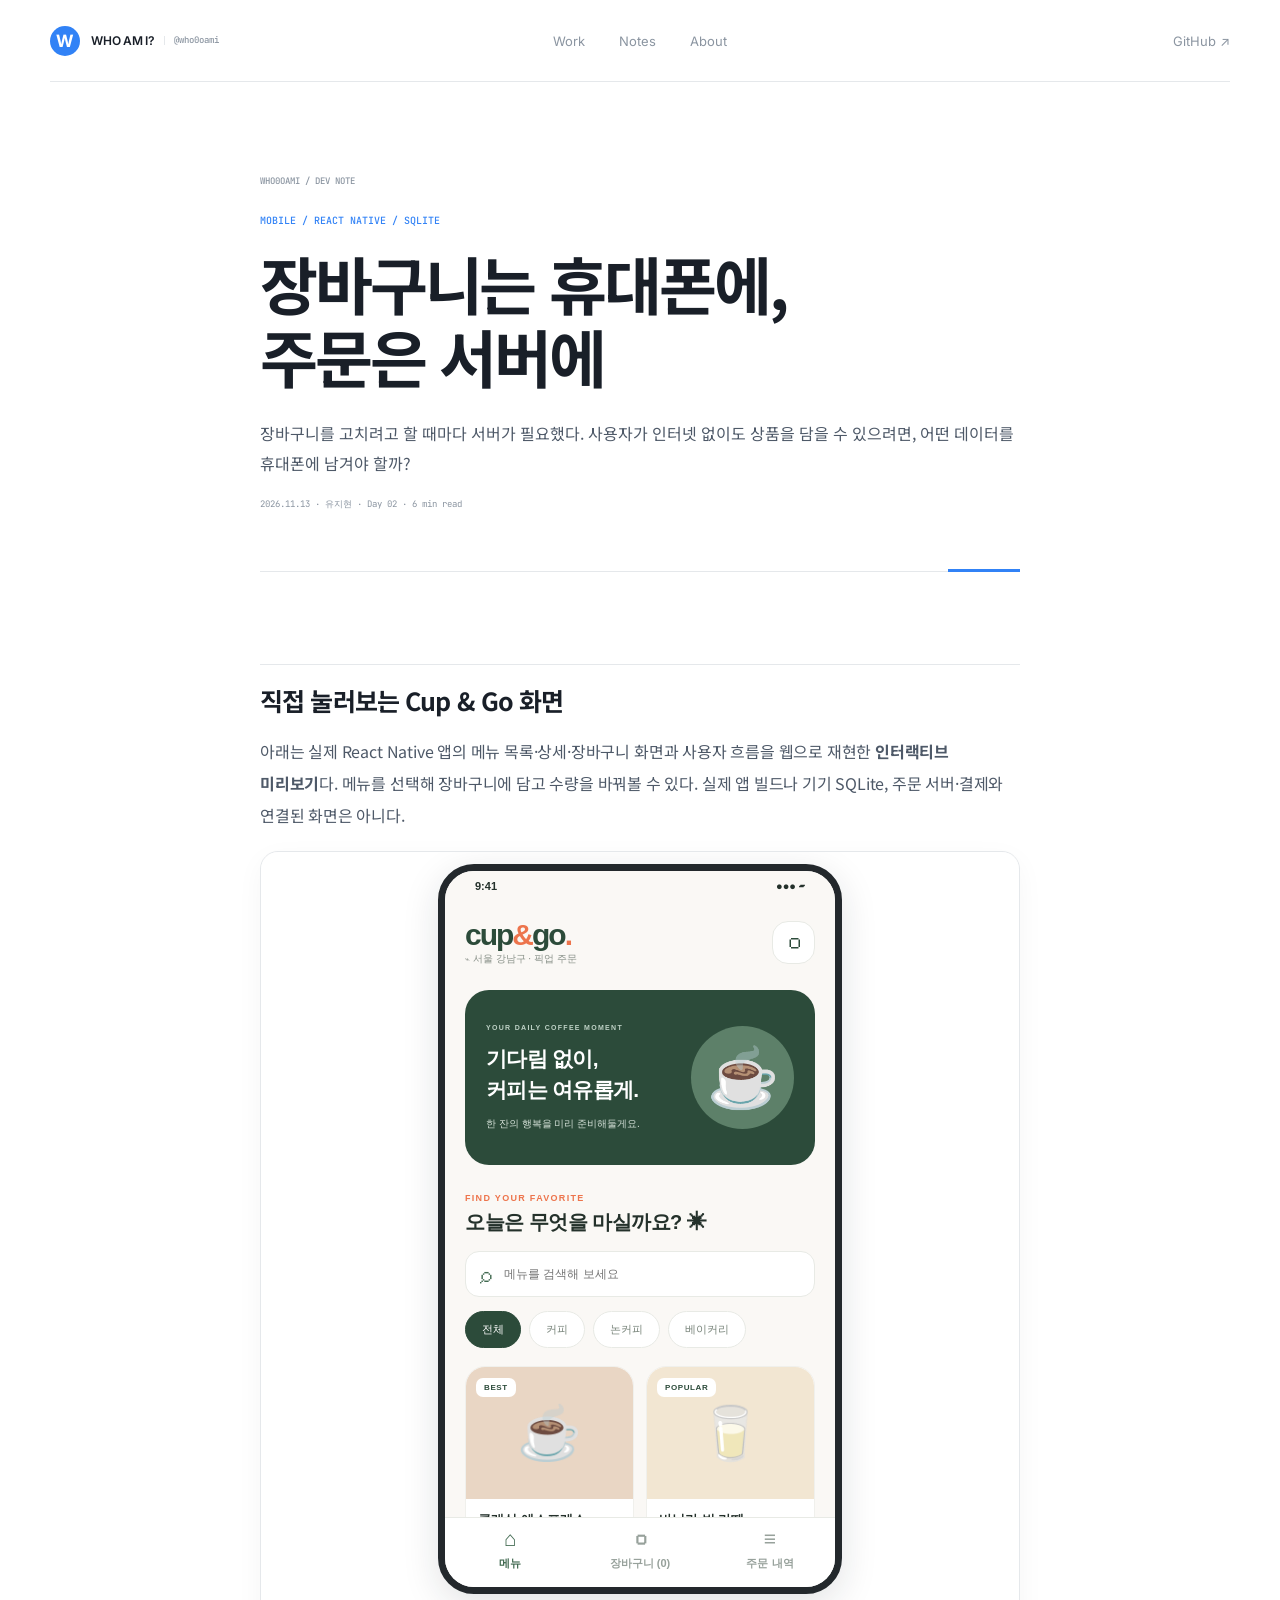
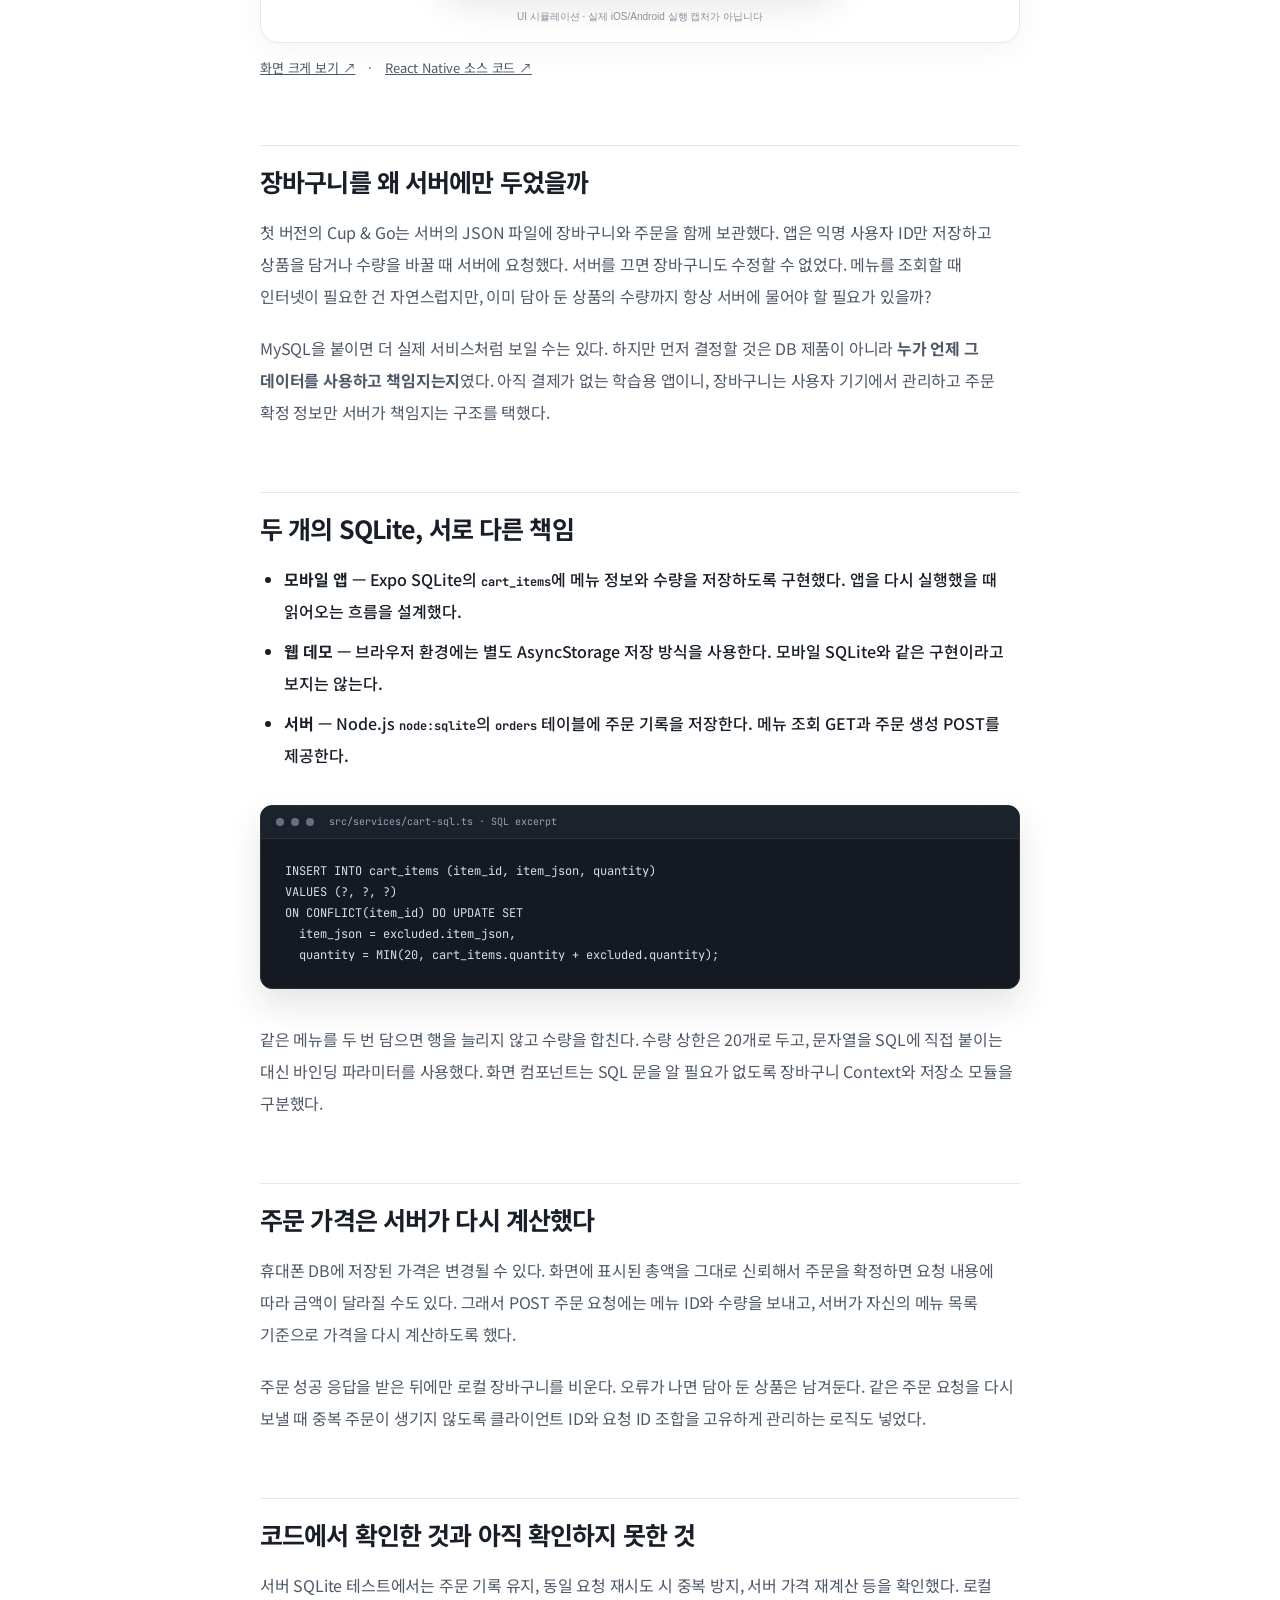
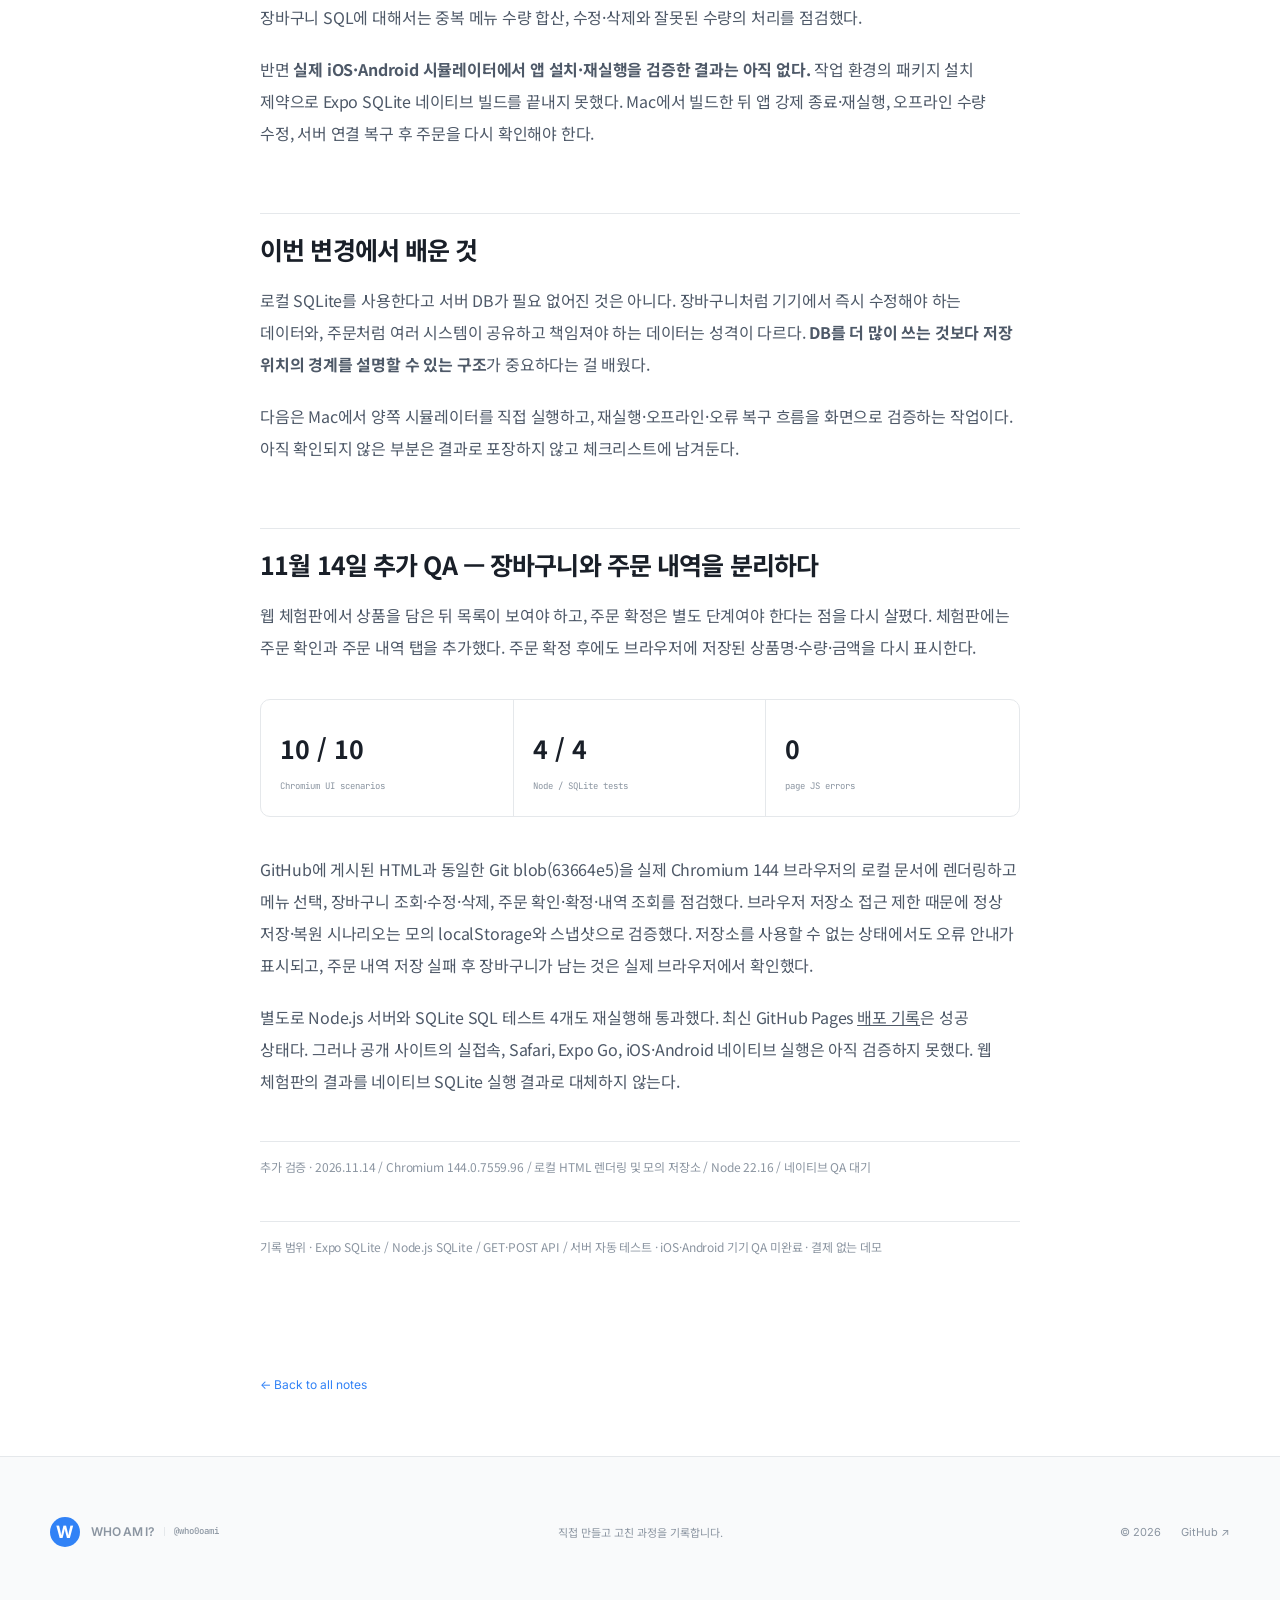
<file: posts/react-native-sqlite-local-cart-day02.html>
<!doctype html>
<html lang="ko"><head>
<meta charset="utf-8"><meta name="viewport" content="width=device-width, initial-scale=1">
<meta name="description" content="React Native 카페 주문 앱에서 장바구니는 기기 SQLite에, 주문 기록은 서버 SQLite에 저장하도록 분리한 개발 기록.">
<meta property="og:title" content="장바구니는 휴대폰에, 주문은 서버에 — Who Am I?">
<title>장바구니는 휴대폰에, 주문은 서버에 — Who Am I?</title>
<link rel="preconnect" href="https://fonts.googleapis.com"><link rel="preconnect" href="https://fonts.gstatic.com" crossorigin>
<link href="https://fonts.googleapis.com/css2?family=Inter:wght@400;500;600;700&family=JetBrains+Mono:wght@400;500&family=Noto+Sans+KR:wght@400;500;600;700&display=swap" rel="stylesheet">
<link rel="stylesheet" href="/styles.css?v=12"><script src="/script.js" defer></script>
</head><body class="article-page article-avatar">
<div class="reading-progress" aria-hidden="true"></div>
<header class="site-header"><a class="brand brand-wordmark" href="/"><b>W</b><span>WHO AM I?<small>@who0oami</small></span></a><nav><a href="/">Work</a><a href="/#writing">Notes</a><a href="/about.html">About</a></nav><a class="header-link" href="https://github.com/who0oami" target="_blank" rel="noreferrer">GitHub ↗</a></header>
<main class="article-shell"><header class="article-head"><span class="tag avatar">MOBILE / REACT NATIVE / SQLITE</span><h1>장바구니는 휴대폰에,<br>주문은 서버에</h1>
<p class="lead">장바구니를 고치려고 할 때마다 서버가 필요했다. 사용자가 인터넷 없이도 상품을 담을 수 있으려면, 어떤 데이터를 휴대폰에 남겨야 할까?</p>
<time datetime="2026-11-13">2026.11.13 · 유지현 · Day 02 · 6 min read</time></header>
<article class="article">
<section aria-labelledby="cup-preview-title" style="margin:32px 0 48px">
<h2 id="cup-preview-title">직접 눌러보는 Cup &amp; Go 화면</h2>
<p>아래는 실제 React Native 앱의 메뉴 목록·상세·장바구니 화면과 사용자 흐름을 웹으로 재현한 <strong>인터랙티브 미리보기</strong>다. 메뉴를 선택해 장바구니에 담고 수량을 바꿔볼 수 있다. 실제 앱 빌드나 기기 SQLite, 주문 서버·결제와 연결된 화면은 아니다.</p>
<div style="border:1px solid #e5e8eb;border-radius:18px;overflow:hidden;background:#f6f7f8;box-shadow:0 8px 28px rgba(25,31,40,.04)">
<iframe src="/demo/cup-and-go/?embed=1" title="Cup & Go 카페 주문 앱 인터랙티브 화면 미리보기" loading="lazy" style="display:block;width:100%;height:790px;border:0" allow="fullscreen"></iframe>
</div>
<p style="font-size:13px;margin-top:12px"><a href="/demo/cup-and-go/" target="_blank" rel="noopener noreferrer">화면 크게 보기 ↗</a>　·　<a href="https://github.com/who0oami/Thejoeun_PlayGround/tree/main/projects/cup-and-go-react-native" target="_blank" rel="noopener noreferrer">React Native 소스 코드 ↗</a></p>
</section>
<h2>장바구니를 왜 서버에만 두었을까</h2>
<p>첫 버전의 Cup &amp; Go는 서버의 JSON 파일에 장바구니와 주문을 함께 보관했다. 앱은 익명 사용자 ID만 저장하고 상품을 담거나 수량을 바꿀 때 서버에 요청했다. 서버를 끄면 장바구니도 수정할 수 없었다. 메뉴를 조회할 때 인터넷이 필요한 건 자연스럽지만, 이미 담아 둔 상품의 수량까지 항상 서버에 물어야 할 필요가 있을까?</p>
<p>MySQL을 붙이면 더 실제 서비스처럼 보일 수는 있다. 하지만 먼저 결정할 것은 DB 제품이 아니라 <strong>누가 언제 그 데이터를 사용하고 책임지는지</strong>였다. 아직 결제가 없는 학습용 앱이니, 장바구니는 사용자 기기에서 관리하고 주문 확정 정보만 서버가 책임지는 구조를 택했다.</p>
<h2>두 개의 SQLite, 서로 다른 책임</h2>
<ul>
<li><strong>모바일 앱</strong> — Expo SQLite의 <code>cart_items</code>에 메뉴 정보와 수량을 저장하도록 구현했다. 앱을 다시 실행했을 때 읽어오는 흐름을 설계했다.</li>
<li><strong>웹 데모</strong> — 브라우저 환경에는 별도 AsyncStorage 저장 방식을 사용한다. 모바일 SQLite와 같은 구현이라고 보지는 않는다.</li>
<li><strong>서버</strong> — Node.js <code>node:sqlite</code>의 <code>orders</code> 테이블에 주문 기록을 저장한다. 메뉴 조회 GET과 주문 생성 POST를 제공한다.</li>
</ul>
<div class="code-window"><div class="code-window__bar"><i></i><i></i><i></i><span>src/services/cart-sql.ts · SQL excerpt</span></div><pre><code>INSERT INTO cart_items (item_id, item_json, quantity)
VALUES (?, ?, ?)
ON CONFLICT(item_id) DO UPDATE SET
  item_json = excluded.item_json,
  quantity = MIN(20, cart_items.quantity + excluded.quantity);</code></pre></div>
<p>같은 메뉴를 두 번 담으면 행을 늘리지 않고 수량을 합친다. 수량 상한은 20개로 두고, 문자열을 SQL에 직접 붙이는 대신 바인딩 파라미터를 사용했다. 화면 컴포넌트는 SQL 문을 알 필요가 없도록 장바구니 Context와 저장소 모듈을 구분했다.</p>
<h2>주문 가격은 서버가 다시 계산했다</h2>
<p>휴대폰 DB에 저장된 가격은 변경될 수 있다. 화면에 표시된 총액을 그대로 신뢰해서 주문을 확정하면 요청 내용에 따라 금액이 달라질 수도 있다. 그래서 POST 주문 요청에는 메뉴 ID와 수량을 보내고, 서버가 자신의 메뉴 목록 기준으로 가격을 다시 계산하도록 했다.</p>
<p>주문 성공 응답을 받은 뒤에만 로컬 장바구니를 비운다. 오류가 나면 담아 둔 상품은 남겨둔다. 같은 주문 요청을 다시 보낼 때 중복 주문이 생기지 않도록 클라이언트 ID와 요청 ID 조합을 고유하게 관리하는 로직도 넣었다.</p>
<h2>코드에서 확인한 것과 아직 확인하지 못한 것</h2>
<p>서버 SQLite 테스트에서는 주문 기록 유지, 동일 요청 재시도 시 중복 방지, 서버 가격 재계산 등을 확인했다. 로컬 장바구니 SQL에 대해서는 중복 메뉴 수량 합산, 수정·삭제와 잘못된 수량의 처리를 점검했다.</p>
<p>반면 <strong>실제 iOS·Android 시뮬레이터에서 앱 설치·재실행을 검증한 결과는 아직 없다.</strong> 작업 환경의 패키지 설치 제약으로 Expo SQLite 네이티브 빌드를 끝내지 못했다. Mac에서 빌드한 뒤 앱 강제 종료·재실행, 오프라인 수량 수정, 서버 연결 복구 후 주문을 다시 확인해야 한다.</p>
<h2>이번 변경에서 배운 것</h2>
<p>로컬 SQLite를 사용한다고 서버 DB가 필요 없어진 것은 아니다. 장바구니처럼 기기에서 즉시 수정해야 하는 데이터와, 주문처럼 여러 시스템이 공유하고 책임져야 하는 데이터는 성격이 다르다. <strong>DB를 더 많이 쓰는 것보다 저장 위치의 경계를 설명할 수 있는 구조</strong>가 중요하다는 걸 배웠다.</p>
<p>다음은 Mac에서 양쪽 시뮬레이터를 직접 실행하고, 재실행·오프라인·오류 복구 흐름을 화면으로 검증하는 작업이다. 아직 확인되지 않은 부분은 결과로 포장하지 않고 체크리스트에 남겨둔다.</p>
<h2>11월 14일 추가 QA — 장바구니와 주문 내역을 분리하다</h2>
<p>웹 체험판에서 상품을 담은 뒤 목록이 보여야 하고, 주문 확정은 별도 단계여야 한다는 점을 다시 살폈다. 체험판에는 주문 확인과 주문 내역 탭을 추가했다. 주문 확정 후에도 브라우저에 저장된 상품명·수량·금액을 다시 표시한다.</p>
<div class="result-box"><div><strong>10 / 10</strong><span>Chromium UI scenarios</span></div><div><strong>4 / 4</strong><span>Node / SQLite tests</span></div><div><strong>0</strong><span>page JS errors</span></div></div>
<p>GitHub에 게시된 HTML과 동일한 Git blob(63664e5)을 실제 Chromium 144 브라우저의 로컬 문서에 렌더링하고 메뉴 선택, 장바구니 조회·수정·삭제, 주문 확인·확정·내역 조회를 점검했다. 브라우저 저장소 접근 제한 때문에 정상 저장·복원 시나리오는 모의 localStorage와 스냅샷으로 검증했다. 저장소를 사용할 수 없는 상태에서도 오류 안내가 표시되고, 주문 내역 저장 실패 후 장바구니가 남는 것은 실제 브라우저에서 확인했다.</p>
<p>별도로 Node.js 서버와 SQLite SQL 테스트 4개도 재실행해 통과했다. 최신 GitHub Pages <a href="https://github.com/who0oami/who0oami.github.io/actions/runs/43582975925">배포 기록</a>은 성공 상태다. 그러나 공개 사이트의 실접속, Safari, Expo Go, iOS·Android 네이티브 실행은 아직 검증하지 못했다. 웹 체험판의 결과를 네이티브 SQLite 실행 결과로 대체하지 않는다.</p>
<p class="article-source">추가 검증 · 2026.11.14 / Chromium 144.0.7559.96 / 로컬 HTML 렌더링 및 모의 저장소 / Node 22.16 / 네이티브 QA 대기</p>
<p class="article-source">기록 범위 · Expo SQLite / Node.js SQLite / GET·POST API / 서버 자동 테스트 · iOS·Android 기기 QA 미완료 · 결제 없는 데모</p>
</article><a class="back-link" href="/">← Back to all notes</a></main>
<footer class="site-footer"><div class="shell"><a class="brand brand-wordmark" href="/"><b>W</b><span>WHO AM I?<small>@who0oami</small></span></a><p>직접 만들고 고친 과정을 기록합니다.</p><div><span>© 2026</span><a href="https://github.com/who0oami">GitHub ↗</a></div></div></footer>
</body></html>
</file>
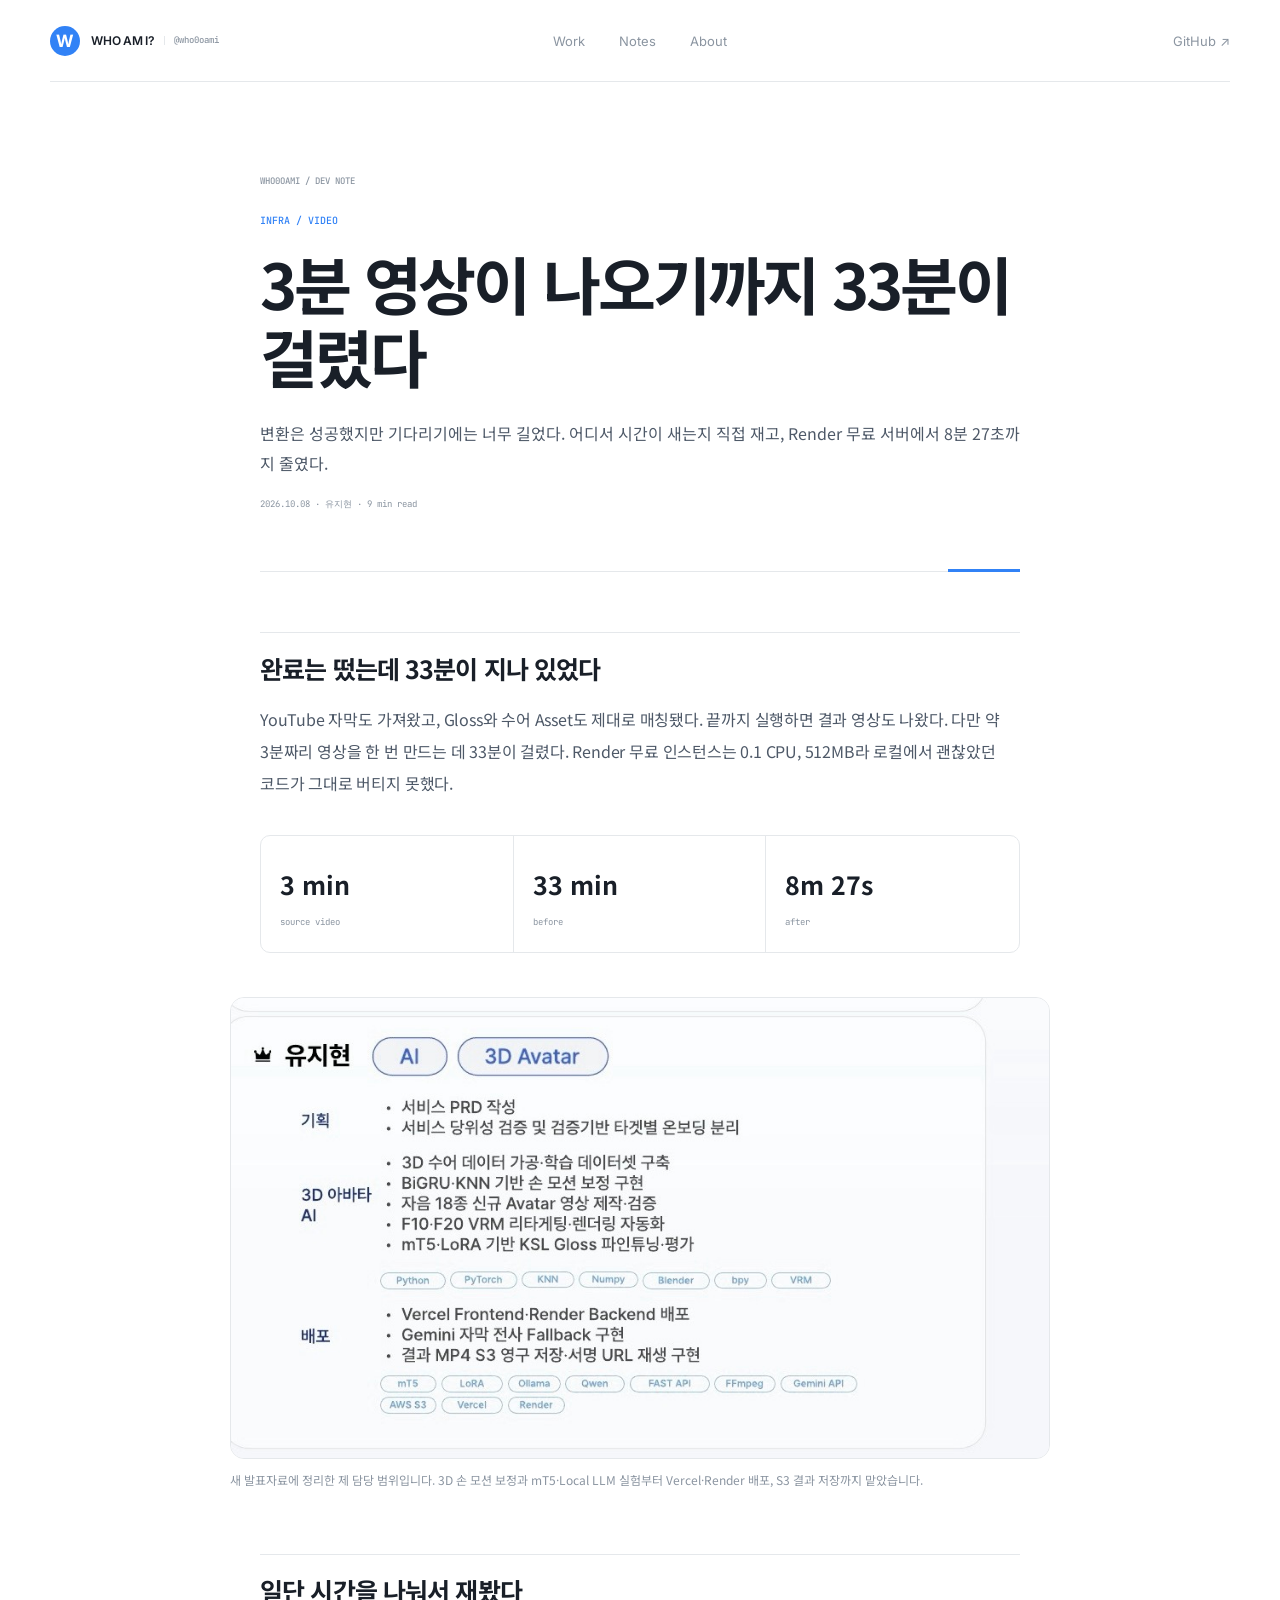
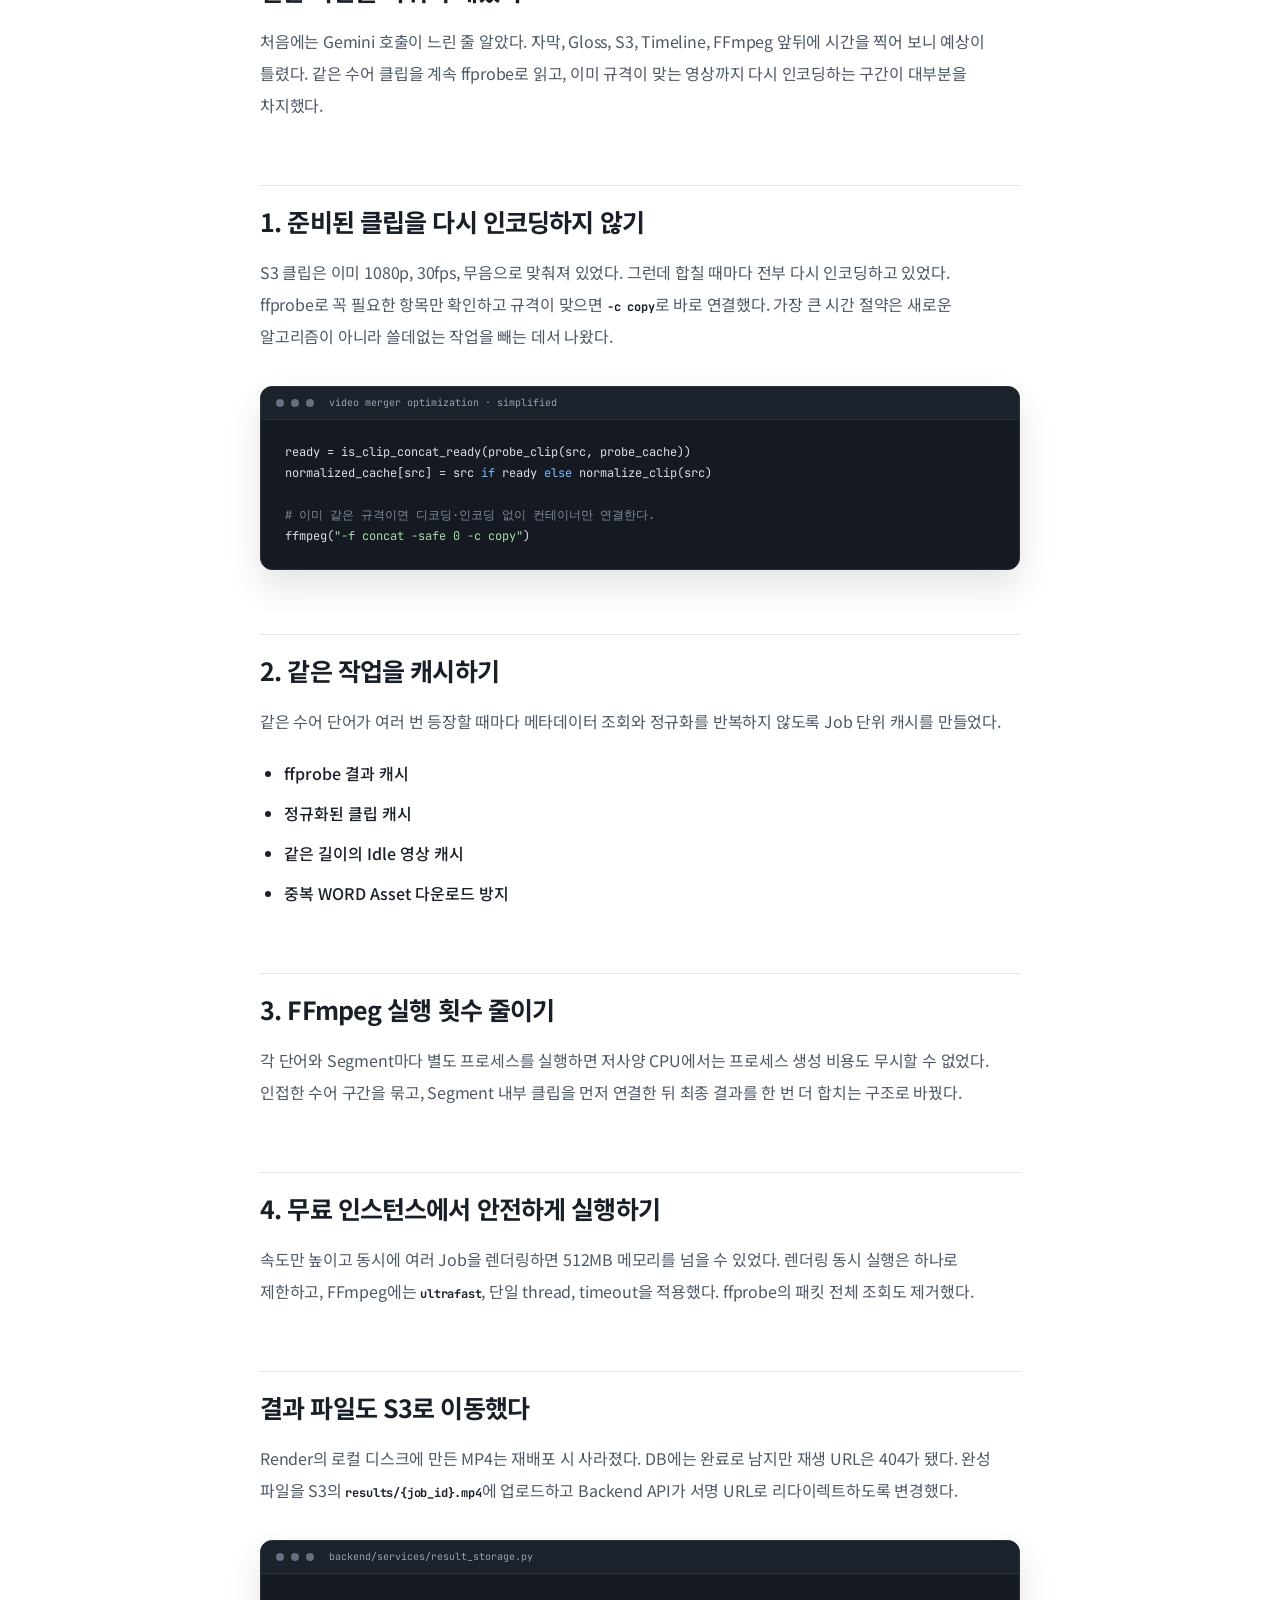
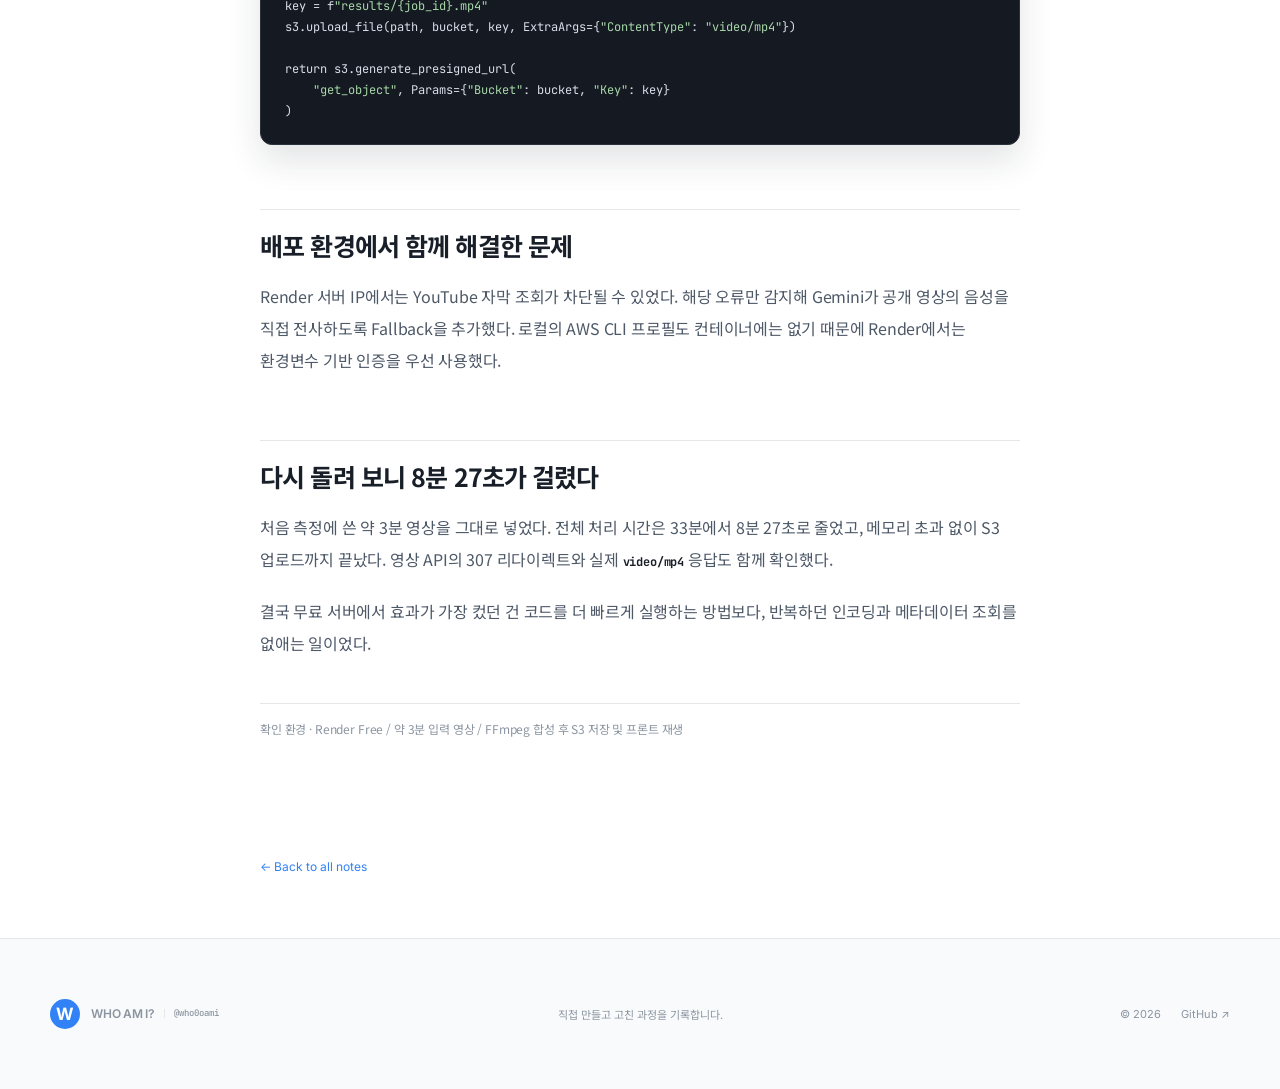
<file: posts/render-ffmpeg.html>
<!doctype html>
<html lang="ko">
<head>
  <meta charset="utf-8"><meta name="viewport" content="width=device-width, initial-scale=1">
  <meta name="description" content="Render 무료 인스턴스에서 FFmpeg 영상 합성 시간을 33분에서 8분 27초로 줄인 과정.">
  <title>Render에서 FFmpeg를 4배 빠르게 — Who Am I?</title>
  <link rel="preconnect" href="https://fonts.googleapis.com"><link rel="preconnect" href="https://fonts.gstatic.com" crossorigin>
  <link href="https://fonts.googleapis.com/css2?family=Inter:wght@400;500;600;700&family=JetBrains+Mono:wght@400;500&family=Noto+Sans+KR:wght@400;500;600;700&display=swap" rel="stylesheet"><link rel="stylesheet" href="/styles.css?v=12"><script src="/script.js" defer></script>
</head>
<body class="article-page article-infra">
  <div class="reading-progress" aria-hidden="true"></div>
  <header class="site-header"><a class="brand brand-wordmark" href="/"><b>W</b><span>WHO AM I?<small>@who0oami</small></span></a><nav><a href="/">Work</a><a href="/#writing">Notes</a><a href="/about.html">About</a></nav><a class="header-link" href="https://github.com/who0oami">GitHub ↗</a></header>
  <main class="article-shell">
    <header class="article-head"><span class="tag infra">INFRA / VIDEO</span><h1>3분 영상이 나오기까지 33분이 걸렸다</h1><p class="lead">변환은 성공했지만 기다리기에는 너무 길었다. 어디서 시간이 새는지 직접 재고, Render 무료 서버에서 8분 27초까지 줄였다.</p><time datetime="2026-10-08">2026.10.08 · 유지현 · 9 min read</time></header>
    <article class="article">
      <h2>완료는 떴는데 33분이 지나 있었다</h2>
      <p>YouTube 자막도 가져왔고, Gloss와 수어 Asset도 제대로 매칭됐다. 끝까지 실행하면 결과 영상도 나왔다. 다만 약 3분짜리 영상을 한 번 만드는 데 33분이 걸렸다. Render 무료 인스턴스는 0.1 CPU, 512MB라 로컬에서 괜찮았던 코드가 그대로 버티지 못했다.</p>
      <div class="result-box"><div><strong>3 min</strong><span>source video</span></div><div><strong>33 min</strong><span>before</span></div><div><strong>8m 27s</strong><span>after</span></div></div>
      <figure class="article-figure article-figure-compact"><img src="/assets/case-study/blogstyle-jihyeon-role-crop.jpg" alt="유지현의 AI, 3D Avatar, 배포 담당 업무"><figcaption>새 발표자료에 정리한 제 담당 범위입니다. 3D 손 모션 보정과 mT5·Local LLM 실험부터 Vercel·Render 배포, S3 결과 저장까지 맡았습니다.</figcaption></figure>
      <h2>일단 시간을 나눠서 재봤다</h2>
      <p>처음에는 Gemini 호출이 느린 줄 알았다. 자막, Gloss, S3, Timeline, FFmpeg 앞뒤에 시간을 찍어 보니 예상이 틀렸다. 같은 수어 클립을 계속 ffprobe로 읽고, 이미 규격이 맞는 영상까지 다시 인코딩하는 구간이 대부분을 차지했다.</p>
      <h2>1. 준비된 클립을 다시 인코딩하지 않기</h2>
      <p>S3 클립은 이미 1080p, 30fps, 무음으로 맞춰져 있었다. 그런데 합칠 때마다 전부 다시 인코딩하고 있었다. ffprobe로 꼭 필요한 항목만 확인하고 규격이 맞으면 <code>-c copy</code>로 바로 연결했다. 가장 큰 시간 절약은 새로운 알고리즘이 아니라 쓸데없는 작업을 빼는 데서 나왔다.</p>
      <div class="code-window"><div class="code-window__bar"><i></i><i></i><i></i><span>video merger optimization · simplified</span></div><pre><code>ready = is_clip_concat_ready(probe_clip(src, probe_cache))
normalized_cache[src] = src <span class="code-key">if</span> ready <span class="code-key">else</span> normalize_clip(src)

<span class="code-comment"># 이미 같은 규격이면 디코딩·인코딩 없이 컨테이너만 연결한다.</span>
ffmpeg(<span class="code-string">"-f concat -safe 0 -c copy"</span>)</code></pre></div>
      <h2>2. 같은 작업을 캐시하기</h2>
      <p>같은 수어 단어가 여러 번 등장할 때마다 메타데이터 조회와 정규화를 반복하지 않도록 Job 단위 캐시를 만들었다.</p>
      <ul><li>ffprobe 결과 캐시</li><li>정규화된 클립 캐시</li><li>같은 길이의 Idle 영상 캐시</li><li>중복 WORD Asset 다운로드 방지</li></ul>
      <h2>3. FFmpeg 실행 횟수 줄이기</h2>
      <p>각 단어와 Segment마다 별도 프로세스를 실행하면 저사양 CPU에서는 프로세스 생성 비용도 무시할 수 없었다. 인접한 수어 구간을 묶고, Segment 내부 클립을 먼저 연결한 뒤 최종 결과를 한 번 더 합치는 구조로 바꿨다.</p>
      <h2>4. 무료 인스턴스에서 안전하게 실행하기</h2>
      <p>속도만 높이고 동시에 여러 Job을 렌더링하면 512MB 메모리를 넘을 수 있었다. 렌더링 동시 실행은 하나로 제한하고, FFmpeg에는 <code>ultrafast</code>, 단일 thread, timeout을 적용했다. ffprobe의 패킷 전체 조회도 제거했다.</p>
      <h2>결과 파일도 S3로 이동했다</h2>
      <p>Render의 로컬 디스크에 만든 MP4는 재배포 시 사라졌다. DB에는 완료로 남지만 재생 URL은 404가 됐다. 완성 파일을 S3의 <code>results/{job_id}.mp4</code>에 업로드하고 Backend API가 서명 URL로 리다이렉트하도록 변경했다.</p>
      <div class="code-window"><div class="code-window__bar"><i></i><i></i><i></i><span>backend/services/result_storage.py</span></div><pre><code>key = f<span class="code-string">"results/{job_id}.mp4"</span>
s3.upload_file(path, bucket, key, ExtraArgs={<span class="code-string">"ContentType"</span>: <span class="code-string">"video/mp4"</span>})

return s3.generate_presigned_url(
    <span class="code-string">"get_object"</span>, Params={<span class="code-string">"Bucket"</span>: bucket, <span class="code-string">"Key"</span>: key}
)</code></pre></div>
      <h2>배포 환경에서 함께 해결한 문제</h2>
      <p>Render 서버 IP에서는 YouTube 자막 조회가 차단될 수 있었다. 해당 오류만 감지해 Gemini가 공개 영상의 음성을 직접 전사하도록 Fallback을 추가했다. 로컬의 AWS CLI 프로필도 컨테이너에는 없기 때문에 Render에서는 환경변수 기반 인증을 우선 사용했다.</p>
      <h2>다시 돌려 보니 8분 27초가 걸렸다</h2>
      <p>처음 측정에 쓴 약 3분 영상을 그대로 넣었다. 전체 처리 시간은 33분에서 8분 27초로 줄었고, 메모리 초과 없이 S3 업로드까지 끝났다. 영상 API의 307 리다이렉트와 실제 <code>video/mp4</code> 응답도 함께 확인했다.</p>
      <p>결국 무료 서버에서 효과가 가장 컸던 건 코드를 더 빠르게 실행하는 방법보다, 반복하던 인코딩과 메타데이터 조회를 없애는 일이었다.</p>
      <p class="article-source">확인 환경 · Render Free / 약 3분 입력 영상 / FFmpeg 합성 후 S3 저장 및 프론트 재생</p>
    </article><a class="back-link" href="/">← Back to all notes</a>
  </main>
  <footer class="site-footer"><div class="shell"><a class="brand brand-wordmark" href="/"><b>W</b><span>WHO AM I?<small>@who0oami</small></span></a><p>직접 만들고 고친 과정을 기록합니다.</p><div><span>© 2026</span><a href="https://github.com/who0oami">GitHub ↗</a></div></div></footer>
</body></html>
</file>
<file: styles.css>
:root{--cream:#f6f2ea;--paper:#fffdf8;--ink:#1d1d1b;--body:#4c4a45;--muted:#77736c;--line:#d9d3c8;--coral:#d96f53;--coral-soft:#efb39f;--navy:#202b44;--mint:#b9d8ce;--sand:#e8dcc5;--max:1180px;--sans:"Inter","Noto Sans KR",sans-serif;--serif:"DM Serif Display","Noto Serif KR",serif;--kr:"Noto Sans KR",sans-serif;--mono:"JetBrains Mono",monospace}
*{box-sizing:border-box}html{scroll-behavior:smooth}body{margin:0;color:var(--ink);background:var(--cream);font-family:var(--sans);-webkit-font-smoothing:antialiased}a{color:inherit}button{font:inherit}.shell{width:min(calc(100% - 64px),var(--max));margin-inline:auto}
.site-header{width:min(calc(100% - 64px),var(--max));height:82px;margin:auto;display:grid;grid-template-columns:1fr auto 1fr;align-items:center;border-bottom:1px solid var(--line)}.brand{display:inline-flex;align-items:center;gap:10px;text-decoration:none;font-size:13px;font-weight:600}.brand b{width:30px;height:30px;display:grid;place-items:center;border-radius:50%;color:var(--paper);background:var(--navy);font-family:var(--serif);font-size:17px}.site-header nav{display:flex;gap:34px}.site-header nav a,.header-link{position:relative;color:var(--muted);font-size:13px;text-decoration:none}.site-header nav a.active,.site-header nav a:hover,.header-link:hover{color:var(--ink)}.site-header nav a.active::after{content:"";position:absolute;left:0;right:0;bottom:-10px;height:1px;background:var(--coral)}.header-link{justify-self:end}.header-link span{color:var(--coral)}
.hero{display:grid;grid-template-columns:.95fr 1.05fr;gap:86px;align-items:center;min-height:680px;padding-block:84px 96px}.overline{display:flex;align-items:center;gap:10px;margin:0 0 28px;color:var(--muted);font:500 10px/1 var(--mono);letter-spacing:.09em}.overline span{width:22px;height:1px;background:var(--coral)}.hero h1{margin:0;font-family:var(--serif);font-size:clamp(57px,6.1vw,80px);font-weight:400;line-height:1.05;letter-spacing:-.045em}.hero h1 em{color:var(--coral);font-style:normal}.hero-intro{max-width:500px;margin:30px 0 0;color:var(--body);font-family:var(--kr);font-size:16px;line-height:1.85;word-break:keep-all}.hero-actions{display:flex;align-items:center;gap:26px;margin-top:38px}.button{display:inline-flex;align-items:center;padding:13px 19px;border-radius:7px;text-decoration:none;font-size:13px}.button.primary{color:var(--paper);background:var(--navy)}.text-link{font-size:12px;text-decoration:none}.text-link span{margin-left:6px;color:var(--coral)}
.hero-visual{position:relative;min-height:470px;padding:28px;border-radius:28px;color:var(--paper);background:var(--navy);overflow:hidden;box-shadow:0 28px 70px rgba(39,35,28,.16)}.visual-head{position:relative;z-index:2;display:flex;justify-content:space-between;color:#aeb5c5;font:500 9px/1 var(--mono);letter-spacing:.08em}.visual-head i{display:flex;align-items:center;gap:6px;color:#b8ded2;font-style:normal}.visual-head i::before{content:"";width:6px;height:6px;border-radius:50%;background:#7bd1b7}.pipeline{position:relative;z-index:2;display:grid;grid-template-columns:1fr auto 1fr auto 1fr;align-items:center;gap:9px;margin-top:95px}.pipeline>i{color:#8e97aa;font-style:normal}.pipeline-node{min-width:0;padding:18px 14px;border:1px solid rgba(255,255,255,.16);border-radius:14px;background:rgba(255,255,255,.04)}.pipeline-node.active{color:var(--ink);border-color:var(--coral-soft);background:var(--coral-soft);transform:translateY(-12px)}.pipeline-node b{display:block;margin-bottom:26px;color:#9da6b8;font:400 9px/1 var(--mono)}.pipeline-node.active b{color:#755044}.pipeline-node span{display:block;font:400 8px/1 var(--mono);letter-spacing:.07em}.pipeline-node strong{display:block;margin-top:5px;font-size:15px}.visual-caption{position:absolute;z-index:2;right:28px;bottom:30px;left:28px;display:flex;justify-content:space-between;align-items:end;padding-top:18px;border-top:1px solid rgba(255,255,255,.14)}.visual-caption span{color:#8e97aa;font:400 9px/1 var(--mono)}.visual-caption strong{text-align:right;font-family:var(--kr);font-size:16px;line-height:1.55}.visual-orbit{position:absolute;border:1px solid rgba(239,179,159,.15);border-radius:50%}.orbit-one{width:300px;height:300px;right:-130px;top:-90px}.orbit-two{width:190px;height:190px;right:-74px;top:-35px}
.project-section{padding-block:110px;background:var(--paper);border-block:1px solid var(--line)}.section-title{display:grid;grid-template-columns:1fr 1.4fr;column-gap:70px;align-items:end;margin-bottom:42px}.section-title>span{grid-column:1/-1;margin-bottom:18px;color:var(--coral);font:500 10px/1 var(--mono);letter-spacing:.08em;text-transform:uppercase}.section-title h2{margin:0;font-family:var(--serif);font-size:50px;font-weight:400;line-height:1}.section-title h2 i{color:var(--muted);font-size:22px;font-weight:400}.section-title>p{margin:0;color:var(--muted);font-family:var(--kr);font-size:14px;line-height:1.7}.project-grid{display:grid;grid-template-columns:.9fr 1.1fr;gap:16px}.case-card{border-radius:18px}.main-case{min-height:500px;padding:38px;display:flex;flex-direction:column;color:var(--paper);background:var(--navy)}.case-top{display:flex;justify-content:space-between;color:#9ca5b6;font:400 9px/1 var(--mono);letter-spacing:.06em}.main-case h3{margin:95px 0 22px;font-family:var(--serif);font-size:48px;font-weight:400;line-height:1.05}.main-case p{max-width:470px;margin:0;color:#c5cad4;font-family:var(--kr);font-size:14px;line-height:1.8}.main-case a{width:fit-content;margin-top:auto;color:#f0b19d;font-size:12px;text-decoration:none}.outcome-grid{display:grid;grid-template-columns:1fr 1fr;gap:16px}.outcome-card{min-height:242px;padding:27px;border-radius:18px;display:flex;flex-direction:column}.outcome-card>span{font:500 9px/1 var(--mono);letter-spacing:.07em}.outcome-card strong{margin-top:auto;font-size:34px;letter-spacing:-.05em}.outcome-card strong i{font-family:var(--serif);font-weight:400}.outcome-card p{margin:15px 0 0;font-family:var(--kr);font-size:12px;line-height:1.6}.outcome-card.coral{background:var(--coral-soft)}.outcome-card.sand{background:var(--sand)}.outcome-card.mint{background:var(--mint)}.outcome-card.ink{color:var(--paper);background:#302f2c}.live-dot{display:inline-block;width:9px;height:9px;border-radius:50%;background:#77cbae;box-shadow:0 0 0 5px rgba(119,203,174,.12)}.process-strip{display:grid;grid-template-columns:180px 1fr;align-items:center;margin-top:16px;padding:25px 28px;border:1px solid var(--line);border-radius:14px}.process-strip>span{color:var(--muted);font:500 9px/1 var(--mono)}.process-strip ol{display:grid;grid-template-columns:repeat(5,1fr);gap:16px;margin:0;padding:0;list-style:none}.process-strip li{font-family:var(--kr);font-size:11px}.process-strip li b{display:block;margin-bottom:8px;color:var(--coral);font:400 9px/1 var(--mono)}
.notes-section{padding-block:120px}.notes-title{grid-template-columns:1.2fr .8fr}.notes-title h2{font-size:54px;line-height:1.08}.notes-title h2 i{color:var(--coral);font-family:var(--serif);font-size:inherit;font-style:normal}.filter-row{display:flex;gap:7px;margin:54px 0 20px}.filter{padding:8px 13px;border:1px solid var(--line);border-radius:999px;color:var(--muted);background:transparent;font-size:11px;cursor:pointer}.filter.active,.filter:hover{color:var(--paper);border-color:var(--navy);background:var(--navy)}.story-stream{display:grid;grid-template-columns:repeat(3,1fr);gap:14px}.post-card{min-height:390px;display:grid;grid-template-columns:44px 1fr;padding:27px;border:1px solid var(--line);border-radius:16px;background:rgba(255,253,248,.55);text-decoration:none;transition:transform .2s,box-shadow .2s}.post-card:hover{transform:translateY(-5px);box-shadow:0 18px 42px rgba(52,45,34,.1)}.post-card[hidden]{display:none}.post-number{color:var(--coral);font:400 10px/1 var(--mono)}.post-content{display:flex;flex-direction:column}.post-meta{display:flex;justify-content:space-between;color:var(--muted);font:400 8px/1 var(--mono);letter-spacing:.04em}.post-content h3{margin:68px 0 17px;font-family:var(--serif);font-size:34px;font-weight:400;line-height:1.12}.post-content p{margin:0;color:var(--body);font-family:var(--kr);font-size:12px;line-height:1.75;word-break:keep-all}.post-content b{margin-top:auto;color:var(--coral);font-size:11px;font-weight:500}.site-footer{background:var(--paper);border-top:1px solid var(--line)}.site-footer>.shell{min-height:150px;display:grid;grid-template-columns:1fr auto 1fr;align-items:center;color:var(--muted);font-size:11px}.site-footer p{margin:0}.site-footer>.shell>div{justify-self:end;display:flex;gap:20px}.site-footer a{text-decoration:none}
/* About */.about-page{background:var(--cream)}.about-hero{padding-block:110px 90px;border-bottom:1px solid var(--line)}.about-hero .eyebrow{margin:0 0 24px;color:var(--coral);font:500 10px/1 var(--mono)}.about-hero h1{margin:0;font-family:var(--serif);font-size:clamp(60px,8vw,98px);font-weight:400;line-height:.95;letter-spacing:-.04em}.about-hero h1 span{color:var(--coral)}.about-hero p:last-child{max-width:680px;margin:42px 0 0;color:var(--body);font-family:var(--kr);font-size:17px;line-height:1.85}.about-grid{display:grid;grid-template-columns:.8fr 1.2fr;gap:90px;padding-block:90px 120px}.about-grid .section-kicker{color:var(--coral);font:500 9px/1 var(--mono)}.about-grid h2{margin:15px 0 28px;font-family:var(--serif);font-size:36px;font-weight:400;line-height:1.05}.skill-cloud{display:flex;flex-wrap:wrap;gap:7px}.skill-cloud span{padding:8px 11px;border:1px solid var(--line);border-radius:999px;background:var(--paper);font:400 10px/1 var(--mono)}.focus-list{display:grid;gap:10px}.focus-item{padding:24px;border:1px solid var(--line);border-radius:12px;background:var(--paper)}.focus-item strong{font-size:14px}.focus-item p{margin:9px 0 0;color:var(--muted);font-family:var(--kr);font-size:13px;line-height:1.7}
/* Articles */.article-page{--article-accent:var(--coral)}.reading-progress{position:fixed;top:0;left:0;z-index:100;width:0;height:3px;background:var(--article-accent)}.article-shell{width:min(calc(100% - 48px),760px);margin-inline:auto}.article-head{padding:95px 0 62px;border-bottom:1px solid var(--line)}.article-head::before{content:"ENGINEERING NOTE";display:block;margin-bottom:22px;color:var(--muted);font:500 9px/1 var(--mono)}.article-head .tag{display:inline-flex;margin-bottom:20px;color:var(--coral);font:500 10px/1 var(--mono)}.article-head h1{margin:0;font-family:var(--serif);font-size:clamp(43px,6vw,63px);font-weight:400;line-height:1.16;letter-spacing:-.035em;word-break:keep-all}.article-head .lead{margin:27px 0 0;color:var(--body);font-family:var(--kr);font-size:16px;line-height:1.85}.article-head time{display:block;margin-top:22px;color:var(--muted);font:400 9px/1 var(--mono)}.article{padding:60px 0 96px;font-family:var(--kr);font-size:16px;line-height:2;word-break:keep-all}.article h2{margin:64px 0 17px;padding-top:18px;border-top:1px solid var(--line);font-size:25px;line-height:1.4}.article h2:first-child{margin-top:0}.article h3{margin:38px 0 12px}.article p{margin:0 0 20px;color:var(--body)}.article ul,.article ol{margin:0 0 26px;padding:22px 22px 22px 44px;border:1px solid var(--line);border-radius:10px;background:var(--paper)}.article li::marker{color:var(--coral)}.article blockquote{margin:38px 0;padding:25px 27px;border:0;border-left:3px solid var(--coral);background:var(--sand)}.article blockquote p{margin:0;color:var(--ink);font-size:17px;font-weight:600}.article code{padding:3px 6px;color:#9a4431;background:#efe5d7;border-radius:4px;font:12px/1.6 var(--mono)}.result-box{display:grid;grid-template-columns:repeat(3,1fr);margin:36px 0;border:1px solid var(--line);border-radius:10px;overflow:hidden;background:var(--paper)}.result-box div{padding:23px 19px;border-right:1px solid var(--line)}.result-box div:last-child{border:0}.result-box strong{display:block;font-size:25px}.result-box span{display:block;margin-top:7px;color:var(--muted);font:400 9px/1.4 var(--mono)}.back-link{display:inline-flex;margin-bottom:64px;color:var(--coral);font-size:12px;text-decoration:none}.error-content{padding-block:130px}.error-content .eyebrow{color:var(--coral);font:500 10px/1 var(--mono)}.error-content h1{margin:25px 0;font-family:var(--serif);font-size:clamp(70px,14vw,150px);font-weight:400;line-height:.85}.error-content h1 span{color:var(--coral)}.error-content p{color:var(--muted);font-family:var(--kr)}.error-content a{display:inline-block;margin-top:20px;color:var(--coral);font-size:12px;text-decoration:none}
@media(max-width:900px){.hero{grid-template-columns:1fr;gap:55px}.hero-copy{max-width:690px}.project-grid,.about-grid{grid-template-columns:1fr}.main-case{min-height:430px}.process-strip{grid-template-columns:1fr;gap:22px}.story-stream{grid-template-columns:1fr}.post-card{min-height:300px}.post-content h3{margin-top:45px}.section-title{grid-template-columns:1fr}.section-title>p{margin-top:20px}.notes-title{grid-template-columns:1fr}}
@media(max-width:600px){.shell,.site-header,.article-shell{width:min(calc(100% - 28px),var(--max))}.site-header{height:68px;grid-template-columns:1fr auto}.header-link{display:none}.site-header nav{gap:17px}.hero{min-height:auto;padding-block:72px}.hero h1{font-size:47px}.hero-visual{min-height:420px;padding:22px}.pipeline{margin-top:75px}.pipeline-node{padding:14px 9px}.visual-caption strong{font-size:14px}.project-section,.notes-section{padding-block:78px}.section-title h2,.notes-title h2{font-size:42px}.outcome-grid{grid-template-columns:1fr}.outcome-card{min-height:190px}.process-strip ol{grid-template-columns:1fr 1fr;row-gap:22px}.post-card{padding:23px;grid-template-columns:34px 1fr}.site-footer>.shell{grid-template-columns:1fr auto}.site-footer p{display:none}.about-hero h1{font-size:16vw}.article{font-size:15px;word-break:normal}.result-box{grid-template-columns:1fr}.result-box div{border-right:0;border-bottom:1px solid var(--line)}.result-box div:last-child{border-bottom:0}}
@media(prefers-reduced-motion:reduce){html{scroll-behavior:auto}*{transition:none!important}}
.hero{grid-template-columns:1fr 1fr;gap:62px}
.hero h1{font-size:clamp(54px,5.2vw,70px);line-height:1.08;word-break:keep-all}
@media(max-width:900px){.hero{grid-template-columns:1fr;gap:55px}}
@media(max-width:600px){.hero h1{font-size:47px}}

/* Blog home */
.blog-home{background:#faf8f3}
.blog-home .site-header{background:#faf8f3}
.blog-intro{display:grid;grid-template-columns:1.25fr .75fr;gap:80px;align-items:end;padding-block:92px 74px;border-bottom:1px solid var(--line)}
.blog-kicker{margin:0 0 20px;color:var(--coral);font:500 10px/1 var(--mono);letter-spacing:.1em}
.blog-intro h1{margin:0;font-family:var(--serif);font-size:clamp(48px,5.4vw,68px);font-weight:400;line-height:1.1;letter-spacing:-.04em}
.blog-intro h1 em{color:var(--coral);font-style:normal}
.blog-intro>p{max-width:420px;margin:0 0 5px;color:var(--body);font-family:var(--kr);font-size:15px;line-height:1.9;word-break:keep-all}
.featured-post{padding-block:48px 92px}
.featured-label{display:flex;justify-content:space-between;margin-bottom:14px;color:var(--muted);font:500 9px/1 var(--mono);letter-spacing:.07em;text-transform:uppercase}
.featured-label span{color:var(--coral)}
.featured-link{display:grid;grid-template-columns:1fr 1fr;min-height:410px;border:1px solid var(--line);border-radius:18px;overflow:hidden;background:var(--paper);text-decoration:none;transition:box-shadow .2s ease,transform .2s ease}
.featured-link:hover{transform:translateY(-3px);box-shadow:0 22px 55px rgba(54,45,31,.1)}
.featured-visual{position:relative;padding:36px;color:var(--paper);background:var(--navy);overflow:hidden}
.featured-visual::after{content:"";position:absolute;width:330px;height:330px;right:-130px;bottom:-170px;border:1px solid rgba(255,255,255,.12);border-radius:50%;box-shadow:0 0 0 55px rgba(255,255,255,.025),0 0 0 110px rgba(255,255,255,.02)}
.visual-category{font:500 9px/1 var(--mono);letter-spacing:.08em;color:#aeb5c5}
.speed-compare{display:grid;grid-template-columns:1fr auto 1fr;gap:20px;align-items:end;margin-top:105px}
.speed-compare>i{padding-bottom:13px;color:#8d96a9;font-style:normal}
.speed-compare small{display:block;margin-bottom:10px;color:#8d96a9;font:400 8px/1 var(--mono)}
.speed-compare strong{font-size:54px;letter-spacing:-.06em}.speed-compare strong em{margin-left:4px;font-size:13px;font-style:normal;font-weight:500;letter-spacing:0}
.visual-bar{position:absolute;right:36px;bottom:36px;left:36px;height:5px;border-radius:99px;background:rgba(255,255,255,.12)}
.visual-bar span{display:block;width:26%;height:100%;border-radius:inherit;background:var(--coral-soft)}
.featured-copy{display:flex;flex-direction:column;padding:44px 48px}
.featured-copy>p{margin:0;color:var(--coral);font:500 10px/1 var(--mono)}
.featured-copy h2{margin:42px 0 20px;font-family:var(--serif);font-size:38px;font-weight:400;line-height:1.18;letter-spacing:-.035em;word-break:keep-all}
.featured-copy>span{color:var(--body);font-family:var(--kr);font-size:14px;line-height:1.8;word-break:keep-all}
.featured-copy>b{margin-top:auto;font-size:12px;font-weight:500}.featured-copy>b i{margin-left:5px;color:var(--coral);font-style:normal}
.blog-content{display:grid;grid-template-columns:minmax(0,1fr) 300px;gap:72px;padding-block:86px 120px;border-top:1px solid var(--line)}
.list-heading{display:flex;justify-content:space-between;align-items:end;margin-bottom:28px}.list-heading span,.aside-label{color:var(--coral);font:500 9px/1 var(--mono);letter-spacing:.08em}.list-heading h2{margin:9px 0 0;font-family:var(--serif);font-size:38px;font-weight:400}.list-heading>p{margin:0;color:var(--muted);font-size:11px}
.blog-filters{margin:0 0 18px}.blog-home .story-stream{display:block}.blog-post{min-height:0;display:grid;grid-template-columns:90px 1fr;padding:34px 0;border:0;border-top:1px solid var(--line);border-radius:0;background:transparent}.blog-post:last-child{border-bottom:1px solid var(--line)}.blog-post:hover{transform:none;box-shadow:none;background:transparent}.post-date{display:flex;align-items:flex-start;gap:8px}.post-date strong{font-family:var(--serif);font-size:34px;font-weight:400;line-height:.8}.post-date span{color:var(--muted);font:400 8px/1.45 var(--mono)}
.post-info>span{color:var(--coral);font:500 9px/1 var(--mono);letter-spacing:.05em}.post-info h3{margin:12px 0 10px;font-family:var(--serif);font-size:29px;font-weight:400;line-height:1.2}.post-info p{max-width:580px;margin:0;color:var(--body);font-family:var(--kr);font-size:13px;line-height:1.75;word-break:keep-all}.post-info>div{display:flex;justify-content:space-between;margin-top:20px;color:var(--muted);font-size:10px}.post-info b{color:var(--coral);font-size:14px}
.blog-sidebar{display:flex;flex-direction:column;gap:16px}.profile-card,.project-mini,.topic-card{padding:26px;border:1px solid var(--line);border-radius:14px;background:var(--paper)}.profile-mark{width:46px;height:46px;display:grid;place-items:center;margin-bottom:22px;border-radius:50%;color:var(--paper);background:var(--navy);font-family:var(--serif);font-size:24px}.profile-name{margin:0!important;color:var(--ink)!important;font-weight:700}.profile-name span{display:block;margin-top:3px;color:var(--muted);font-size:11px;font-weight:400}.profile-card>p,.project-mini>p{margin:15px 0 0;color:var(--body);font-family:var(--kr);font-size:12px;line-height:1.75}.profile-tags{display:flex;flex-wrap:wrap;gap:5px;margin:20px 0}.profile-tags span{padding:6px 8px;border-radius:99px;background:var(--cream);font-size:9px}.profile-card>a,.project-mini>a{color:var(--coral);font-size:11px;text-decoration:none}
.project-mini{color:var(--paper);background:var(--navy);border-color:var(--navy)}.project-mini .aside-label{color:var(--coral-soft)}.project-mini h3{margin:14px 0 0;font-family:var(--serif);font-size:25px;font-weight:400}.project-mini>p{color:#c6cbd5}.project-mini dl{margin:22px 0}.project-mini dl>div{display:flex;justify-content:space-between;padding:10px 0;border-top:1px solid rgba(255,255,255,.12);font-family:var(--kr);font-size:10px}.project-mini dt{color:#959eb0}.project-mini dd{margin:0}.project-mini>a{color:var(--coral-soft)}
.topic-card{display:flex;flex-direction:column}.topic-card .aside-label{margin:0 0 14px}.topic-card>a{display:flex;justify-content:space-between;padding:11px 0;border-top:1px solid var(--line);font-size:11px;text-decoration:none}.topic-card>a span{color:var(--muted)}
@media(max-width:900px){.blog-intro{grid-template-columns:1fr;gap:28px}.featured-link{grid-template-columns:1fr}.featured-visual{min-height:360px}.blog-content{grid-template-columns:1fr}.blog-sidebar{display:grid;grid-template-columns:1fr 1fr}.topic-card{display:none}}
@media(max-width:600px){.blog-intro{padding-block:68px 54px}.blog-intro h1{font-size:43px}.featured-post{padding-block:34px 70px}.featured-visual{min-height:300px;padding:25px}.speed-compare{margin-top:82px}.speed-compare strong{font-size:42px}.visual-bar{right:25px;bottom:25px;left:25px}.featured-copy{padding:30px 25px}.featured-copy h2{margin-top:28px;font-size:31px}.blog-content{padding-block:65px 90px}.blog-sidebar{grid-template-columns:1fr}.blog-post{grid-template-columns:65px 1fr}.post-info h3{font-size:25px}.site-header .brand span{display:none}}

/* Modern type and color system */
:root{--cream:#ffffff;--paper:#ffffff;--ink:#191f28;--body:#4e5968;--muted:#8b95a1;--line:#e5e8eb;--coral:#3182f6;--coral-soft:#e8f3ff;--navy:#191f28;--mint:#e8f3ff;--sand:#f2f4f6;--serif:"Noto Sans KR","Inter",sans-serif}
body{background:#fff;font-family:"Inter","Noto Sans KR",sans-serif}
.blog-home,.blog-home .site-header{background:#fff}
.brand b{background:#3182f6;font-family:"Inter",sans-serif;font-weight:700}
.site-header nav a.active::after{height:2px;background:#3182f6}
.blog-kicker,.featured-copy>p,.list-heading span,.aside-label,.post-info>span{color:#3182f6}
.blog-intro h1{font-family:"Noto Sans KR",sans-serif;font-weight:700;line-height:1.22;letter-spacing:-.055em}
.blog-intro h1 em{color:#3182f6;font-style:normal}
.blog-intro>p{color:#4e5968;font-size:16px;line-height:1.8}
.featured-link{border-color:#e5e8eb;border-radius:16px;box-shadow:0 2px 10px rgba(0,0,0,.025)}
.featured-link:hover{box-shadow:0 16px 42px rgba(0,0,0,.08)}
.featured-visual{background:#191f28}
.featured-visual::after{border-color:rgba(49,130,246,.22);box-shadow:0 0 0 55px rgba(49,130,246,.04),0 0 0 110px rgba(49,130,246,.025)}
.visual-bar span{background:#3182f6}
.featured-copy h2{font-family:"Noto Sans KR",sans-serif;font-weight:700;line-height:1.35;letter-spacing:-.045em}
.featured-copy>span{color:#4e5968;font-size:15px}
.featured-copy>b,.featured-copy>b i{color:#3182f6}
.list-heading h2,.post-info h3,.project-mini h3{font-family:"Noto Sans KR",sans-serif;font-weight:700;letter-spacing:-.04em}
.filter{border-color:#e5e8eb;color:#6b7684;background:#f9fafb}
.filter.active,.filter:hover{border-color:#3182f6;color:#fff;background:#3182f6}
.post-date strong{font-family:"Inter",sans-serif;font-weight:700;letter-spacing:-.05em}
.blog-post{border-color:#e5e8eb}
.post-info p{color:#4e5968;font-size:14px}
.post-info b,.profile-card>a,.project-mini>a{color:#3182f6}
.profile-card,.project-mini,.topic-card{border-color:#e5e8eb;border-radius:14px}
.profile-mark{background:#3182f6;font-family:"Inter",sans-serif;font-weight:700}
.profile-tags span{background:#f2f4f6}
.project-mini{color:#fff;border-color:#191f28;background:#191f28}
.project-mini .aside-label,.project-mini>a{color:#64a8ff}
.site-footer{background:#f9fafb;border-color:#e5e8eb}
.about-hero h1,.about-grid h2,.article-head h1{font-family:"Noto Sans KR",sans-serif;font-weight:700;letter-spacing:-.05em}
.about-hero h1 span{color:#3182f6}
.article-head .tag,.back-link{color:#3182f6}
.article blockquote{border-left-color:#3182f6;background:#f2f7ff}
.article code{color:#1b64da;background:#e8f3ff}
.reading-progress{background:#3182f6}

/* Case-study articles */
.article-figure{width:min(1040px,calc(100vw - 48px));margin:44px 50%;transform:translateX(-50%)}
.article-figure img{display:block;width:100%;height:auto;border:1px solid #e5e8eb;border-radius:14px;background:#f7faf9;box-shadow:0 14px 36px rgba(25,31,40,.07)}
.article-figure-compact{width:min(820px,calc(100vw - 48px));margin-left:50%;margin-right:0}
.article-figure figcaption{margin-top:11px;color:#8b95a1;font:12px/1.65 "Noto Sans KR",sans-serif;text-align:center}
.article .code-window{margin:34px 0;border:1px solid #29313d;border-radius:12px;overflow:hidden;background:#151a22;box-shadow:0 16px 34px rgba(25,31,40,.12)}
.code-window__bar{display:flex;align-items:center;gap:7px;padding:11px 15px;border-bottom:1px solid #29313d;background:#1c222c}
.code-window__bar i{width:8px;height:8px;border-radius:50%;background:#657080}
.code-window__bar span{margin-left:8px;color:#98a2b3;font:10px/1 "JetBrains Mono",monospace}
.article .code-window pre{margin:0;padding:22px 24px;overflow:auto;color:#d8dee9;font:12px/1.75 "JetBrains Mono",monospace;white-space:pre}
.article .code-window code{padding:0;color:inherit;background:none;font:inherit}
.code-key{color:#79b8ff}.code-string{color:#a7d7a9}.code-comment{color:#7f8a9a}
.evidence-note{margin:34px 0;padding:24px 26px;border:1px solid #dbe7f7;border-radius:12px;background:#f7faff}
.evidence-note strong{display:block;margin-bottom:8px;color:#191f28;font-size:15px}.evidence-note p{margin:0;color:#4e5968;font-size:14px;line-height:1.8}
.article .article-source{margin-top:44px;padding-top:14px;border-top:1px solid var(--line);color:var(--muted);font-size:12px;line-height:1.75}
.article .article-source code{font-size:11px}
.result-box.result-four{grid-template-columns:repeat(4,1fr)}
.result-box .result-best{background:#eef6ff}.result-box .result-best strong{color:#1b64da}
@media(max-width:700px){.article-figure{width:calc(100vw - 24px);margin-block:34px}.article-figure img{border-radius:9px}.article .code-window pre{padding:18px 16px;font-size:10.5px}.result-box.result-four{grid-template-columns:1fr 1fr}.result-box.result-four div:nth-child(2){border-right:0}.result-box.result-four div:nth-child(-n+2){border-bottom:1px solid var(--line)}}

/* PPT-inspired editorial details */
.brand-wordmark{gap:11px}.brand-wordmark span{display:flex;align-items:center;gap:9px;font-size:12px;letter-spacing:-.02em}.brand-wordmark small{padding-left:9px;border-left:1px solid var(--line);color:var(--muted);font:500 9px/1 var(--mono);letter-spacing:0}
.blog-intro{position:relative;grid-template-columns:1.15fr .85fr;overflow:hidden}.blog-intro::after{content:"";position:absolute;right:-70px;bottom:-115px;width:280px;height:280px;border:1px solid rgba(25,31,40,.2);border-radius:50%;box-shadow:0 0 0 44px rgba(25,31,40,.045),0 0 0 88px rgba(25,31,40,.025);pointer-events:none}.blog-intro>div,.intro-note{position:relative;z-index:1}.intro-note{max-width:430px;padding:24px 25px;border:1px solid var(--line);border-radius:16px;background:rgba(255,255,255,.92)}.intro-note>span{display:inline-flex;padding:6px 9px;border-radius:999px;color:#191f28;background:#f2f4f6;font:700 10px/1 var(--mono)}.intro-note p{margin:15px 0 17px;color:var(--body);font-size:14px;line-height:1.8}.intro-note a{color:#3182f6;font:500 11px/1 var(--mono);text-decoration:none}
.featured-label::before,.list-heading span::before,.aside-label::before{content:"";display:inline-block;width:6px;height:6px;margin-right:7px;border-radius:50%;background:#3182f6;vertical-align:1px}.profile-id{display:flex;align-items:center;justify-content:space-between}.profile-id .profile-mark{margin:0}.profile-id code{color:#3182f6;font:500 10px/1 var(--mono)}
.blog-post{position:relative}.blog-post::after{content:"";position:absolute;right:0;bottom:-1px;width:0;height:2px;background:#3182f6;transition:width .25s ease}.blog-post:hover::after{width:100%}
.article-head::before{content:"WHO0OAMI / DEV NOTE"}.article-head{position:relative}.article-head::after{content:"";position:absolute;right:0;bottom:-1px;width:72px;height:3px;background:#3182f6}.article h2{letter-spacing:-.035em}.article p{letter-spacing:-.012em}.article-figure img{box-shadow:none}.article-figure figcaption{text-align:left}.evidence-note{border-left:3px solid #3182f6;border-radius:4px 12px 12px 4px}
@media(max-width:600px){.brand-wordmark small{display:none}.blog-intro::after{display:none}.intro-note{padding:20px}.article-head::after{width:46px}}

/* Plain article lists and inline code */
.article ul,.article ol{margin:0 0 28px;padding:0 0 0 24px;border:0;border-radius:0;background:transparent}
.article li{margin:8px 0;color:var(--ink);font-weight:500}
.article li::marker{color:var(--ink)}
.article code{padding:0;color:var(--ink);background:transparent;border-radius:0;font-weight:700}
.article .code-window code{color:inherit;background:none;font-weight:400}
</file>
